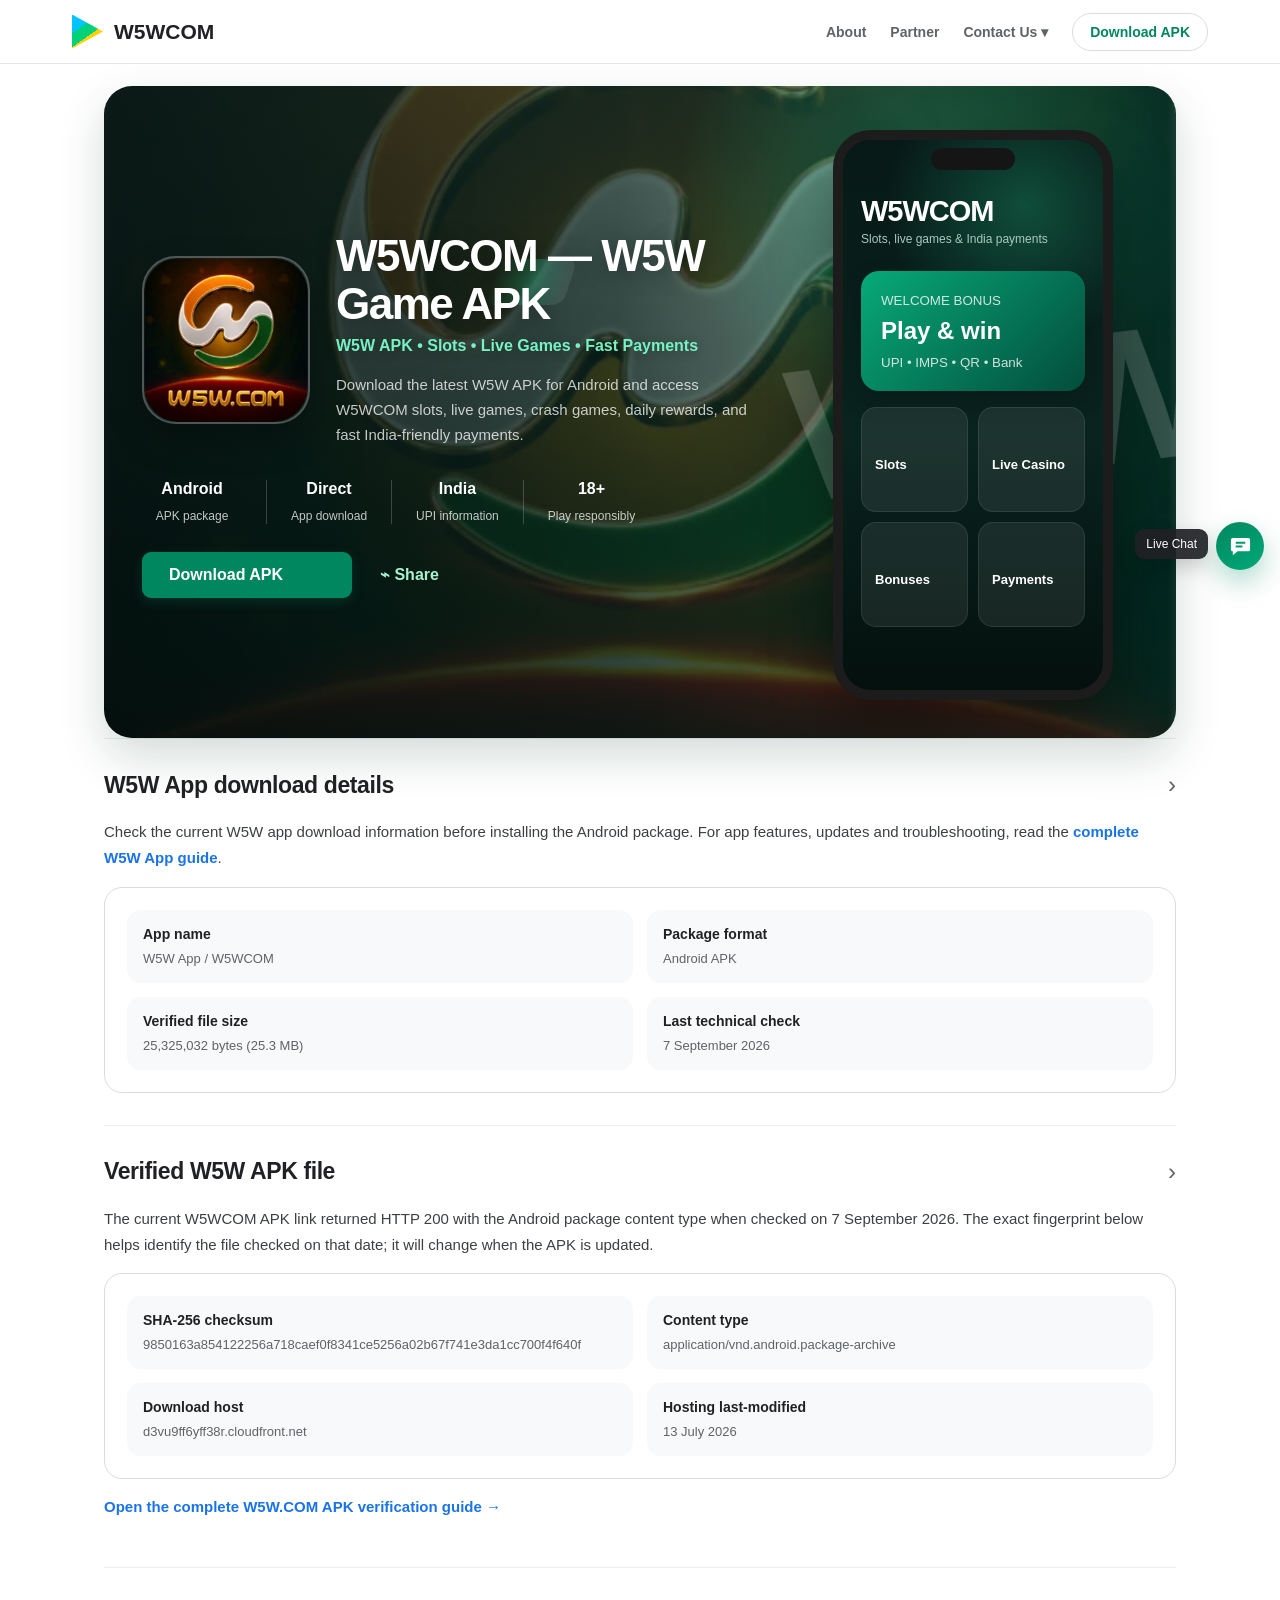
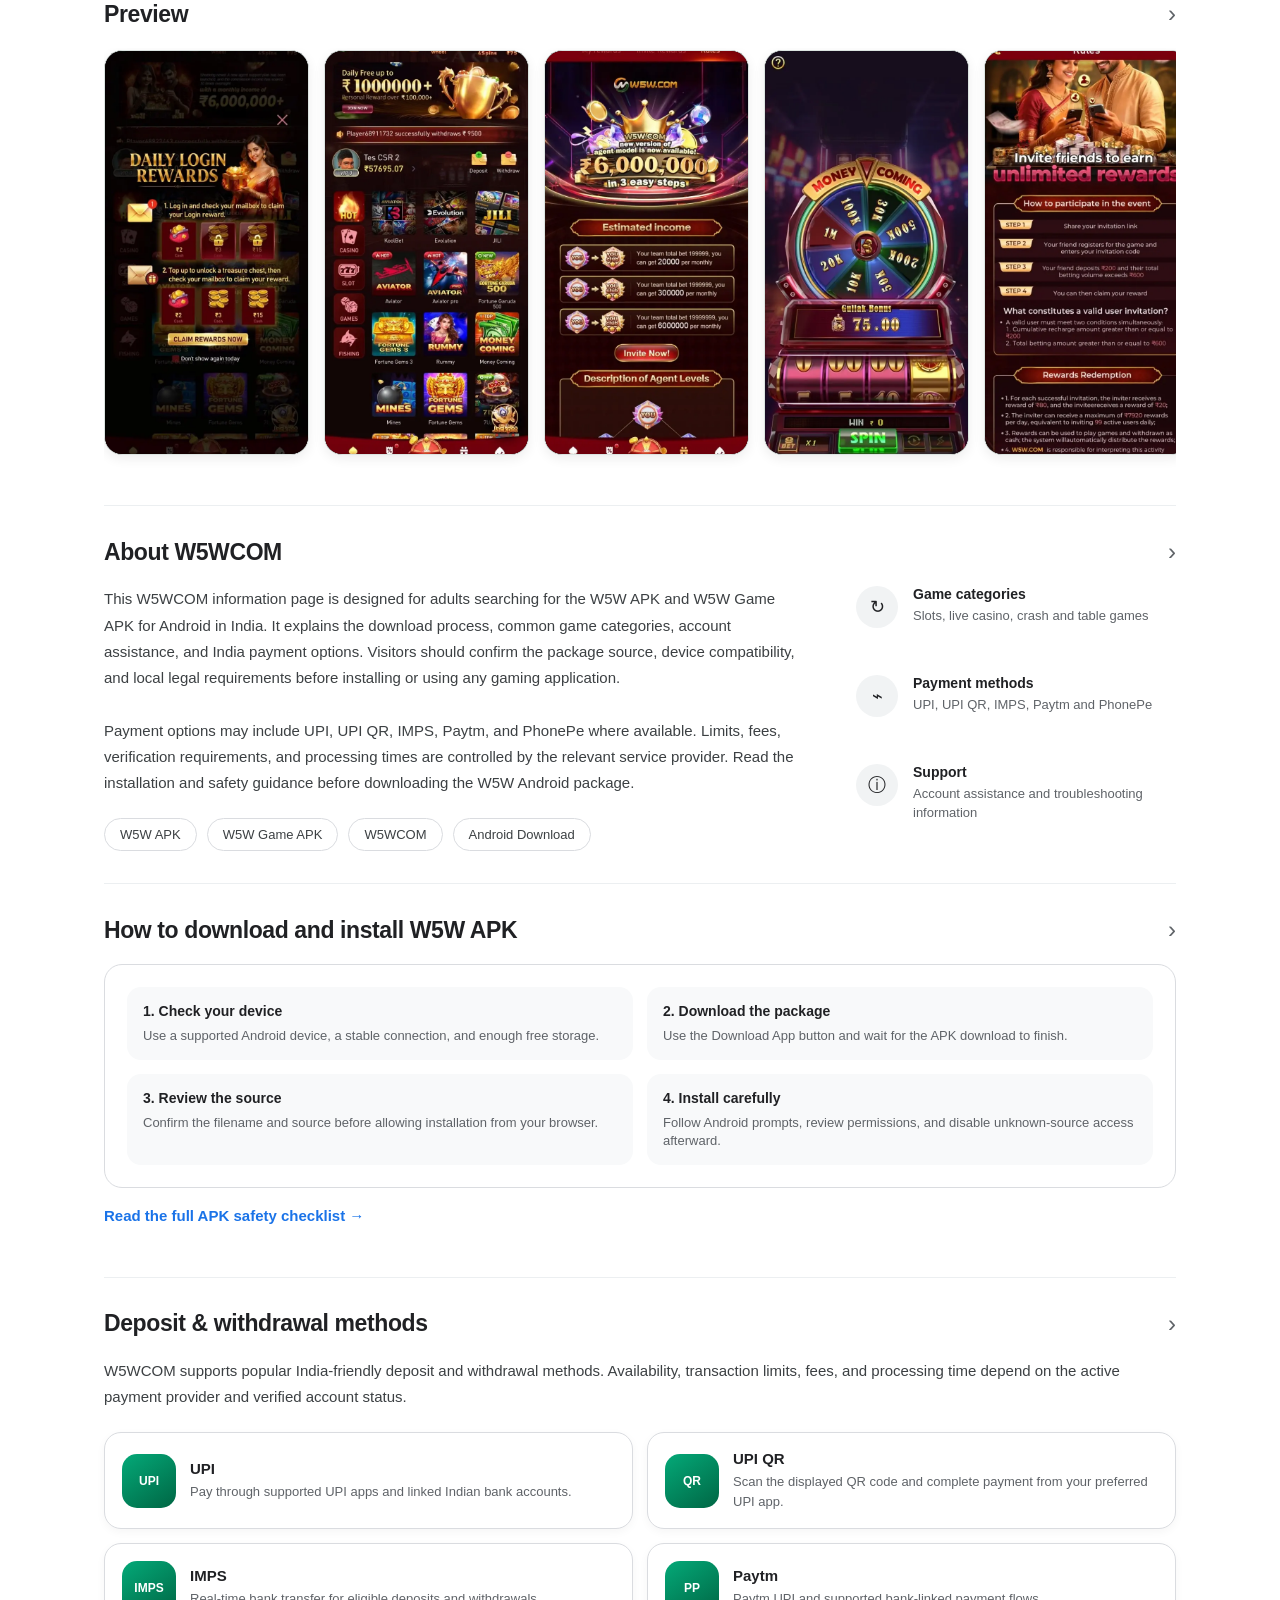
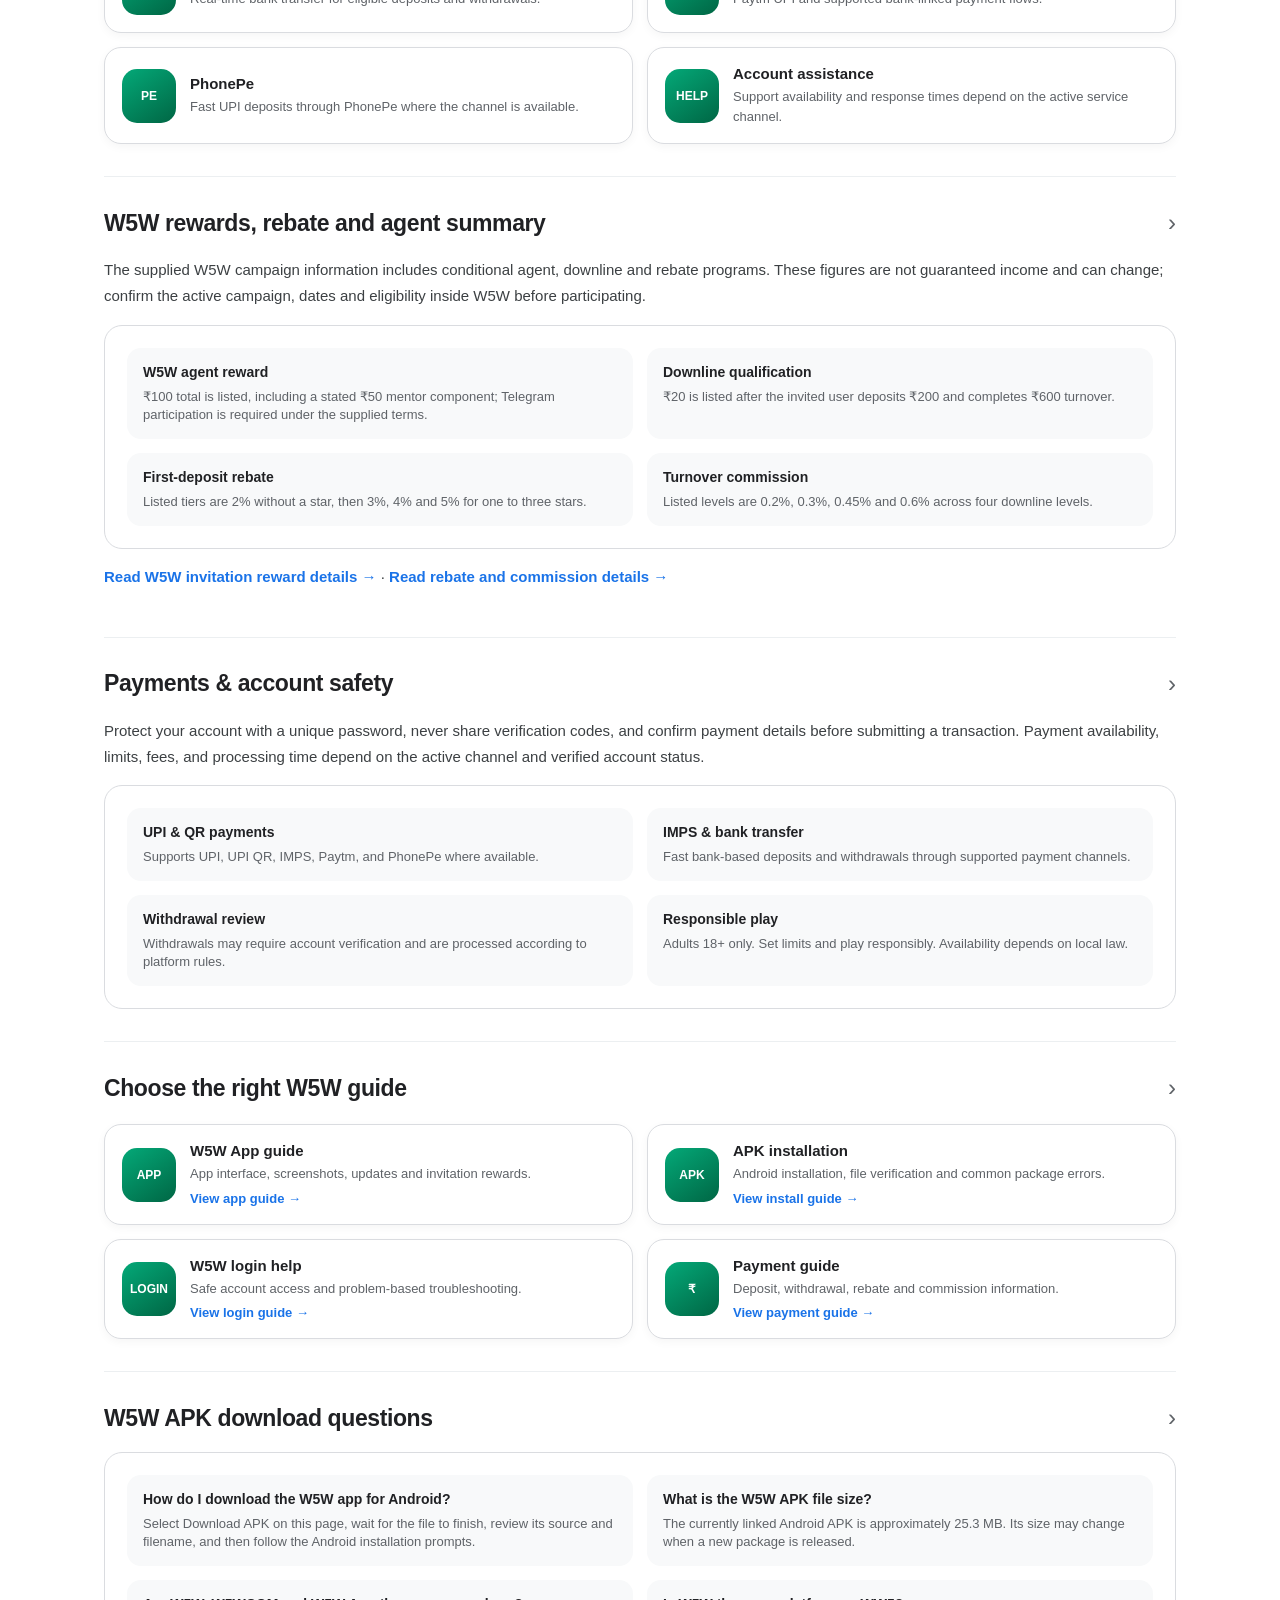
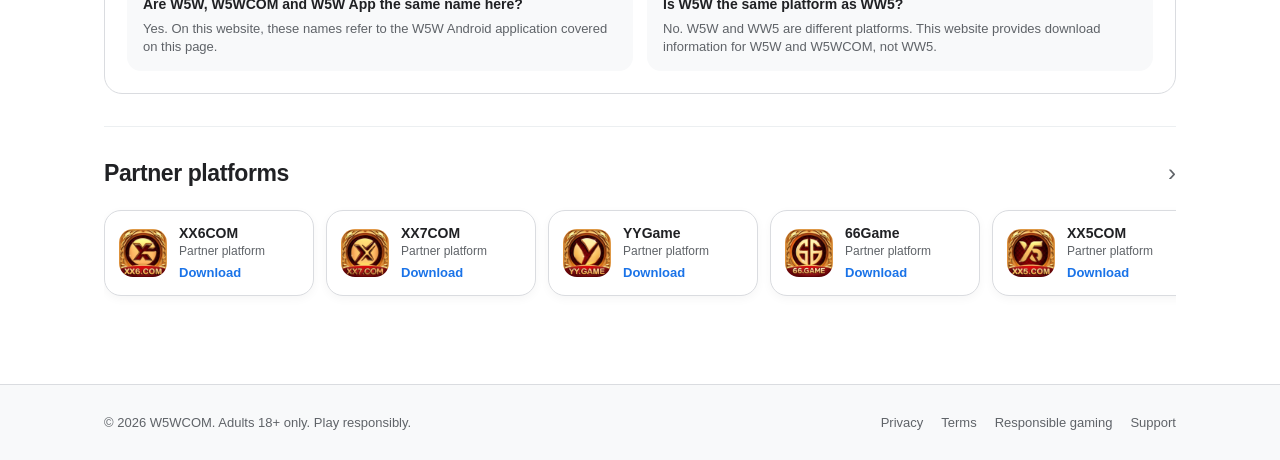
<file: index.html>
<!doctype html>
<html lang="en-IN">
<head>
  <meta charset="utf-8" />
  <meta name="viewport" content="width=device-width,initial-scale=1" />
  <meta name="theme-color" content="#ffffff" />
  <title>W5WCOM APK Download | W5W Game APK for Android India</title>
  <meta name="description" content="Download the latest W5W APK and W5W Game APK for Android. Explore W5WCOM slots, live games, UPI payments, UPI QR, IMPS, Paytm and PhonePe support in India." />
  <meta name="robots" content="index,follow,max-image-preview:large" />
  <link rel="canonical" href="https://w5wgames.com/" />
  <link rel="preload" as="image" href="/assets/hero-logo.webp?v=20260902" type="image/webp" fetchpriority="high" />

  <!-- Open Graph -->
  <meta property="og:type" content="website" />
  <meta property="og:title" content="W5WCOM — W5W Game APK Download for Android" />
  <meta property="og:description" content="Get the latest W5W APK download for Android with slots, live games and India-friendly payment methods." />
  <meta property="og:image" content="https://w5wgames.com/assets/og-w5w.webp?v=20260807-2" />
  <meta property="og:url" content="https://w5wgames.com/" />


  <!-- Site icons and PWA -->
  <link rel="manifest" href="/site.webmanifest" />
  <link rel="icon" href="/assets/favicon.ico" sizes="any" /><link rel="icon" type="image/png" sizes="48x48" href="/assets/favicon48x48.png">
  <link rel="icon" type="image/png" sizes="32x32" href="/assets/favicon-32x32.png" />
  <link rel="icon" type="image/png" sizes="16x16" href="/assets/favicon-16x16.png" />
  <link rel="apple-touch-icon" sizes="180x180" href="/assets/apple-touch-icon.png" />

  <!-- Twitter / X preview -->
  <meta name="twitter:card" content="summary_large_image" />
  <meta name="twitter:title" content="W5WCOM — W5W Game APK Download for Android" />
  <meta name="twitter:description" content="Download the latest W5W APK for Android with slots, live games and India-friendly payment methods." />
  <meta name="twitter:image" content="https://w5wgames.com/assets/og-w5w.webp?v=20260807-2" />

  <script type="application/ld+json">
{
  "@context": "https://schema.org",
  "@type": "SoftwareApplication",
  "name": "W5W Game APK",
  "alternateName": [
    "W5WCOM",
    "W5W",
    "W5W App"
  ],
  "applicationCategory": "GameApplication",
  "operatingSystem": "Android",
  "url": "https://w5wgames.com/",
  "inLanguage": "en-IN",
  "dateModified": "2026-09-07",
  "fileSize": "25325032 bytes",
  "downloadUrl": "https://d3vu9ff6yff38r.cloudfront.net/apk/W5W.ljuy.apk",
  "image": "https://w5wgames.com/assets/og-w5w.webp?v=20260807-2",
  "description": "W5W APK and W5W Game APK information for Android, including verified package details, installation guidance, game categories and India payment methods.",
  "additionalProperty": [
    {"@type":"PropertyValue","name":"SHA-256","value":"9850163a854122256a718caef0f8341ce5256a02b67f741e3da1cc700f4f640f"},
    {"@type":"PropertyValue","name":"Last verified","value":"2026-09-07"}
  ]
}
  </script>

  <script type="application/ld+json">
{
  "@context": "https://schema.org",
  "@type": "FAQPage",
  "mainEntity": [
    {
      "@type": "Question",
      "name": "How do I download the W5W app for Android?",
      "acceptedAnswer": {
        "@type": "Answer",
        "text": "Select Download APK on this page, wait for the W5W APK file to finish downloading, review the source and filename, and then follow the Android installation prompts."
      }
    },
    {
      "@type": "Question",
      "name": "What is the W5W APK file size?",
      "acceptedAnswer": {
        "@type": "Answer",
        "text": "The currently linked W5W Android APK is approximately 25.3 MB. The file size may change when a new package is released."
      }
    },
    {
      "@type": "Question",
      "name": "Are W5W, W5WCOM and W5W App the same name here?",
      "acceptedAnswer": {
        "@type": "Answer",
        "text": "Yes. On this website, W5W, W5WCOM and W5W App refer to the W5W Android application covered on this page."
      }
    },
    {
      "@type": "Question",
      "name": "Is W5W the same platform as WW5?",
      "acceptedAnswer": {
        "@type": "Answer",
        "text": "No. W5W and WW5 are different platforms. This website provides download information for W5W and W5WCOM, not WW5."
      }
    }
  ]
}
  </script>

  <style>
    :root{
      --bg:#ffffff;
      --surface:#f8f9fa;
      --surface-2:#f1f3f4;
      --text:#202124;
      --muted:#5f6368;
      --line:#dadce0;
      --green:#01875f;
      --green-hover:#056f50;
      --blue:#1a73e8;
      --shadow:0 10px 28px rgba(32,33,36,.10);
      --radius:20px;
    }

    *{box-sizing:border-box}
    html{scroll-behavior:smooth}
    body{
      margin:0;
      font-family:Arial,Helvetica,sans-serif;
      background:var(--bg);
      color:var(--text);
      -webkit-font-smoothing:antialiased;
    }

    a{text-decoration:none;color:inherit}
    img{max-width:100%;display:block}
    button,input{font:inherit}

    .topbar{
      position:sticky;
      top:0;
      z-index:30;
      height:64px;
      background:rgba(255,255,255,.94);
      backdrop-filter:blur(16px);
      border-bottom:1px solid rgba(218,220,224,.75);
    }

    .topbar-inner{
      max-width:1180px;
      height:100%;
      margin:auto;
      padding:0 22px;
      display:flex;
      align-items:center;
      justify-content:space-between;
      gap:18px;
    }

    .brand{
      display:flex;
      align-items:center;
      gap:11px;
      font-size:21px;
      font-weight:700;
    }

    .play-mark{
      width:31px;
      height:34px;
      position:relative;
      overflow:hidden;
      clip-path:polygon(0 0,100% 50%,0 100%);
      background:linear-gradient(145deg,#00c3ff 0 33%,#00d17a 33% 58%,#ffd200 58% 78%,#ff3d67 78%);
      filter:drop-shadow(0 2px 3px rgba(0,0,0,.12));
    }

    .nav{
      display:flex;
      align-items:center;
      gap:24px;
      color:var(--muted);
      font-size:14px;
      font-weight:600;
    }

    .nav a:hover{color:var(--text)}
    .header-btn{
      border:1px solid var(--line);
      background:#fff;
      color:var(--green);
      border-radius:999px;
      padding:10px 17px;
      font-weight:700;
      cursor:pointer;
    }

    .container{
      max-width:1120px;
      margin:auto;
      padding:0 24px;
    }

    .hero{
      display:grid;
      grid-template-columns:minmax(0,1fr) 330px;
      gap:48px;
      align-items:center;
      padding:64px 0 48px;
    }

    .app-head{
      display:flex;
      align-items:flex-start;
      gap:26px;
    }

    .app-icon{
      width:168px;
      height:168px;
      border-radius:34px;
      object-fit:cover;
      background:
        radial-gradient(circle at 30% 20%,rgba(255,255,255,.65),transparent 30%),
        linear-gradient(145deg,#04a978,#006644);
      box-shadow:var(--shadow);
      flex:0 0 auto;
      display:grid;
      place-items:center;
      color:#fff;
      font-size:56px;
      font-weight:900;
      letter-spacing:-4px;
    }

    .app-title{
      margin:0;
      font-size:44px;
      line-height:1.08;
      letter-spacing:-1.5px;
    }

    .developer{
      margin-top:10px;
      color:var(--green);
      font-size:16px;
      font-weight:700;
    }

    .short-desc{
      margin:18px 0 0;
      color:var(--muted);
      font-size:15px;
      line-height:1.65;
      max-width:650px;
    }

    .metrics{
      display:flex;
      align-items:stretch;
      gap:0;
      margin:32px 0 28px;
      overflow:auto;
    }

    .metric{
      min-width:125px;
      padding:0 24px;
      text-align:center;
      border-right:1px solid var(--line);
    }
    .metric:first-child{padding-left:0}
    .metric:last-child{border-right:0}
    .metric strong{
      display:block;
      font-size:16px;
      margin-bottom:8px;
    }
    .metric span{
      color:var(--muted);
      font-size:12px;
    }

    .actions{
      display:flex;
      align-items:center;
      gap:14px;
      flex-wrap:wrap;
    }

    .install-btn{
      min-width:210px;
      border:0;
      border-radius:9px;
      padding:14px 27px;
      color:#fff;
      background:var(--green);
      font-weight:700;
      cursor:pointer;
      box-shadow:0 4px 12px rgba(1,135,95,.23);
    }
    .install-btn:hover{background:var(--green-hover)}

    .share-btn{
      border:0;
      background:transparent;
      color:var(--green);
      padding:12px 14px;
      font-weight:700;
      cursor:pointer;
    }

    .phone-wrap{
      justify-self:center;
      position:relative;
    }

    .phone{
      width:280px;
      height:570px;
      border-radius:38px;
      border:10px solid #1c1c1c;
      background:#111;
      box-shadow:0 24px 55px rgba(0,0,0,.22);
      overflow:hidden;
      position:relative;
    }

    .phone::before{
      content:"";
      position:absolute;
      z-index:5;
      top:8px;
      left:50%;
      transform:translateX(-50%);
      width:84px;
      height:22px;
      border-radius:999px;
      background:#151515;
    }

    .screen{
      width:100%;
      height:100%;
      background:
        radial-gradient(circle at 70% 12%,rgba(45,255,183,.22),transparent 27%),
        linear-gradient(180deg,#071916,#09231e 54%,#04100e);
      padding:55px 18px 24px;
      color:#fff;
    }

    .screen-logo{
      font-size:29px;
      font-weight:900;
      letter-spacing:-1px;
    }
    .screen-note{font-size:12px;color:#a9c9be;margin-top:4px}
    .screen-banner{
      margin-top:25px;
      border-radius:18px;
      background:linear-gradient(135deg,#07aa79,#034d3b);
      padding:20px;
      box-shadow:0 10px 24px rgba(0,0,0,.18);
    }
    .screen-banner small{opacity:.8}
    .screen-banner h3{font-size:24px;margin:8px 0}
    .screen-grid{
      margin-top:16px;
      display:grid;
      grid-template-columns:1fr 1fr;
      gap:10px;
    }
    .screen-card{
      height:105px;
      border-radius:15px;
      background:rgba(255,255,255,.08);
      border:1px solid rgba(255,255,255,.09);
      padding:13px;
    }
    .screen-card b{display:block;margin-top:36px;font-size:13px}

    .section{
      padding:32px 0;
      border-top:1px solid #eceff1;
    }

    .section-title{
      display:flex;
      align-items:center;
      justify-content:space-between;
      gap:14px;
      margin-bottom:20px;
    }

    .section-title h2{
      margin:0;
      font-size:23px;
      letter-spacing:-.4px;
    }

    .arrow{
      font-size:24px;
      color:var(--muted);
    }

    .screenshots{
      display:flex;
      gap:15px;
      overflow:auto;
      padding:2px 2px 18px;
      scroll-snap-type:x mandatory;
    }

    .shot{
      flex:0 0 205px;
      height:405px;
      border-radius:18px;
      overflow:hidden;
      scroll-snap-align:start;
      background:#10231f;
      border:1px solid #dce4e1;
      box-shadow:0 4px 12px rgba(0,0,0,.07);
      padding:18px;
      color:#fff;
    }

    .shot:nth-child(2){background:linear-gradient(180deg,#112035,#0b1320)}
    .shot:nth-child(3){background:linear-gradient(180deg,#43170c,#170b07)}
    .shot:nth-child(4){background:linear-gradient(180deg,#242043,#0e0b1f)}
    .shot:nth-child(5){background:linear-gradient(180deg,#0a332d,#061512)}

    .shot-head{
      height:46px;
      border-radius:13px;
      background:rgba(255,255,255,.09);
      margin-bottom:14px;
    }
    .shot-hero{
      height:135px;
      border-radius:15px;
      background:linear-gradient(135deg,rgba(4,213,149,.9),rgba(0,80,61,.9));
      margin-bottom:12px;
    }
    .shot-line{
      height:12px;
      border-radius:999px;
      background:rgba(255,255,255,.13);
      margin:10px 0;
    }
    .shot-line.short{width:62%}
    .shot-list{
      display:grid;
      grid-template-columns:1fr 1fr;
      gap:9px;
      margin-top:14px;
    }
    .shot-tile{
      height:70px;
      border-radius:12px;
      background:rgba(255,255,255,.09);
    }

    .about-grid{
      display:grid;
      grid-template-columns:minmax(0,1fr) 320px;
      gap:60px;
    }

    .about-text{
      color:#3c4043;
      font-size:15px;
      line-height:1.75;
    }

    .tags{
      display:flex;
      gap:10px;
      flex-wrap:wrap;
      margin-top:22px;
    }

    .tag{
      border:1px solid var(--line);
      border-radius:999px;
      padding:8px 15px;
      font-size:13px;
      color:#3c4043;
    }

    .info-list{
      display:grid;
      gap:18px;
    }

    .info-item{
      display:flex;
      gap:15px;
      align-items:flex-start;
    }

    .info-icon{
      width:42px;
      height:42px;
      border-radius:50%;
      background:var(--surface-2);
      display:grid;
      place-items:center;
      font-size:18px;
      flex:0 0 auto;
    }

    .info-item b{display:block;font-size:14px;margin-bottom:4px}
    .info-item span{font-size:13px;color:var(--muted);line-height:1.4}


    .nav-link{border:0;background:transparent;color:inherit;font-weight:600;cursor:pointer;padding:8px 0}
    .nav-link:hover{color:var(--text)}
    .contact-menu{position:relative}
    .contact-dropdown{position:absolute;top:38px;right:0;min-width:160px;padding:8px;background:rgba(255,255,255,.96);backdrop-filter:blur(14px);border:1px solid rgba(218,220,224,.9);border-radius:14px;box-shadow:0 14px 34px rgba(32,33,36,.16);display:none;z-index:60}
    .contact-dropdown.show{display:block}
    .contact-dropdown a{display:block;padding:11px 12px;border-radius:10px;color:var(--text)}
    .contact-dropdown a:hover{background:var(--surface-2);color:var(--green)}
    .partner-grid{display:grid;grid-template-columns:repeat(4,minmax(0,1fr));gap:14px}
    .partner-card{display:flex;align-items:center;gap:12px;border:1px solid var(--line);border-radius:17px;padding:16px;background:#fff;box-shadow:0 3px 10px rgba(32,33,36,.04);transition:.18s ease}
    .partner-card:hover{transform:translateY(-2px);box-shadow:0 10px 24px rgba(32,33,36,.09)}
    .partner-logo{
      width:48px;
      height:48px;
      border-radius:14px;
      overflow:hidden;
      background:#fff;
      display:flex;
      align-items:center;
      justify-content:center;
      flex:0 0 auto;
    }
    .partner-logo img{
      width:100%;
      height:100%;
      object-fit:cover;
    }
    .partner-card b{display:block;font-size:14px;margin-bottom:3px}
    .partner-card span{display:block;font-size:12px;color:var(--muted)}
    .modal-overlay{position:fixed;inset:0;z-index:100;display:none;align-items:center;justify-content:center;padding:20px;background:rgba(10,18,24,.48);backdrop-filter:blur(7px)}
    .modal-overlay.show{display:flex}
    .about-modal{width:min(620px,100%);max-height:85vh;overflow:auto;background:rgba(255,255,255,.88);backdrop-filter:blur(22px);border:1px solid rgba(255,255,255,.65);border-radius:24px;padding:28px;box-shadow:0 30px 80px rgba(0,0,0,.24);position:relative}
    .about-modal h2{margin:0 42px 14px 0;font-size:27px}
    .about-modal p{margin:0;color:#3c4043;font-size:15px;line-height:1.8}
    .modal-close{position:absolute;right:18px;top:16px;width:36px;height:36px;border:0;border-radius:50%;background:rgba(32,33,36,.08);cursor:pointer;font-size:20px}
    .modal-tags{display:flex;gap:9px;flex-wrap:wrap;margin-top:20px}
    @media(max-width:760px){.partner-grid{grid-template-columns:repeat(2,minmax(0,1fr))}.contact-dropdown{right:-20px}.nav{gap:14px}}
    @media(max-width:480px){.partner-grid{grid-template-columns:1fr}.nav{gap:10px;font-size:13px}.header-btn{display:none}}


    .partner-card{position:relative}
    .partner-download{display:inline-block;margin-top:7px;color:#1a73e8;font-size:13px;font-weight:800;text-decoration:none}
    .partner-download:hover{text-decoration:underline}

    .livechat-float{
      position:fixed;right:16px;top:58%;z-index:95;width:48px;height:48px;border:0;border-radius:50%;
      display:grid;place-items:center;background:linear-gradient(145deg,#01875f,#00a978);color:#fff;
      box-shadow:0 12px 28px rgba(1,135,95,.32);cursor:grab;touch-action:none;user-select:none;
    }
    .livechat-float:active{cursor:grabbing}
    .livechat-float svg{width:23px;height:23px;fill:currentColor}
    .livechat-label{position:fixed;right:72px;top:calc(58% + 7px);z-index:94;background:rgba(32,33,36,.92);color:#fff;padding:8px 11px;border-radius:9px;font-size:12px;box-shadow:0 8px 20px rgba(0,0,0,.18);pointer-events:none;transition:opacity .2s}
    @media(max-width:620px){.livechat-label{display:none}.livechat-float{right:10px;width:44px;height:44px}}

    .payment-grid{display:grid;grid-template-columns:repeat(2,minmax(0,1fr));gap:14px;margin-top:22px}
    .payment-card{display:flex;gap:14px;align-items:center;border:1px solid var(--line);border-radius:17px;padding:17px;background:#fff;box-shadow:0 3px 10px rgba(32,33,36,.04)}
    .payment-logo{width:54px;height:54px;border-radius:15px;display:grid;place-items:center;flex:0 0 auto;background:linear-gradient(145deg,#04a978,#006644);color:#fff;font-size:12px;font-weight:900}
    .payment-card b{display:block;font-size:15px;margin-bottom:5px}
    .payment-card span{display:block;color:var(--muted);font-size:13px;line-height:1.5}

    .data-card{
      border:1px solid var(--line);
      border-radius:18px;
      padding:22px;
      display:grid;
      grid-template-columns:1fr 1fr;
      gap:14px;
      background:#fff;
    }

    .data-card div{
      background:var(--surface);
      padding:16px;
      border-radius:14px;
    }

    .data-card b{display:block;font-size:14px;margin-bottom:7px}
    .data-card span{font-size:13px;color:var(--muted)}

    footer{
      margin-top:40px;
      background:var(--surface);
      border-top:1px solid var(--line);
    }

    .footer-inner{
      max-width:1120px;
      margin:auto;
      padding:30px 24px;
      display:flex;
      justify-content:space-between;
      align-items:center;
      gap:20px;
      flex-wrap:wrap;
      font-size:13px;
      color:var(--muted);
    }

    .footer-links{
      display:flex;
      gap:18px;
      flex-wrap:wrap;
    }

    .toast{
      position:fixed;
      left:50%;
      bottom:24px;
      transform:translate(-50%,20px);
      background:#202124;
      color:#fff;
      padding:12px 17px;
      border-radius:9px;
      font-size:14px;
      opacity:0;
      pointer-events:none;
      transition:.22s ease;
      z-index:80;
    }
    .toast.show{opacity:1;transform:translate(-50%,0)}

    .nav-link{border:0;background:transparent;color:inherit;font-weight:600;cursor:pointer;padding:8px 0}
    .nav-link:hover{color:var(--text)}
    .contact-menu{position:relative}
    .contact-dropdown{position:absolute;top:38px;right:0;min-width:160px;padding:8px;background:rgba(255,255,255,.96);backdrop-filter:blur(14px);border:1px solid rgba(218,220,224,.9);border-radius:14px;box-shadow:0 14px 34px rgba(32,33,36,.16);display:none;z-index:60}
    .contact-dropdown.show{display:block}
    .contact-dropdown a{display:block;padding:11px 12px;border-radius:10px;color:var(--text)}
    .contact-dropdown a:hover{background:var(--surface-2);color:var(--green)}

    .partner-grid{display:grid;grid-template-columns:repeat(4,minmax(0,1fr));gap:14px}
    .partner-card{display:flex;align-items:center;gap:12px;border:1px solid var(--line);border-radius:17px;padding:16px;background:#fff;box-shadow:0 3px 10px rgba(32,33,36,.04);transition:.18s ease}
    .partner-card:hover{transform:translateY(-2px);box-shadow:0 10px 24px rgba(32,33,36,.09)}
    .partner-logo{
      width:48px;
      height:48px;
      border-radius:14px;
      overflow:hidden;
      background:#fff;
      display:flex;
      align-items:center;
      justify-content:center;
      flex:0 0 auto;
    }
    .partner-logo img{
      width:100%;
      height:100%;
      object-fit:cover;
    }
    .partner-card b{display:block;font-size:14px;margin-bottom:3px}
    .partner-card span{display:block;font-size:12px;color:var(--muted)}

    .modal-overlay{position:fixed;inset:0;z-index:100;display:none;align-items:center;justify-content:center;padding:20px;background:rgba(10,18,24,.48);backdrop-filter:blur(7px)}
    .modal-overlay.show{display:flex}
    .about-modal{width:min(620px,100%);max-height:85vh;overflow:auto;background:rgba(255,255,255,.88);backdrop-filter:blur(22px);border:1px solid rgba(255,255,255,.65);border-radius:24px;padding:28px;box-shadow:0 30px 80px rgba(0,0,0,.24);position:relative}
    .about-modal h2{margin:0 42px 14px 0;font-size:27px}
    .about-modal p{margin:0;color:#3c4043;font-size:15px;line-height:1.8}
    .modal-close{position:absolute;right:18px;top:16px;width:36px;height:36px;border:0;border-radius:50%;background:rgba(32,33,36,.08);cursor:pointer;font-size:20px}
    .modal-tags{display:flex;gap:9px;flex-wrap:wrap;margin-top:20px}

    .payment-grid{display:grid;grid-template-columns:repeat(2,minmax(0,1fr));gap:14px;margin-top:22px}
    .payment-card{display:flex;gap:14px;align-items:center;border:1px solid var(--line);border-radius:17px;padding:17px;background:#fff;box-shadow:0 3px 10px rgba(32,33,36,.04)}
    .payment-logo{width:54px;height:54px;border-radius:15px;display:grid;place-items:center;flex:0 0 auto;background:linear-gradient(145deg,#04a978,#006644);color:#fff;font-size:12px;font-weight:900}
    .payment-card b{display:block;font-size:15px;margin-bottom:5px}
    .payment-card span{display:block;color:var(--muted);font-size:13px;line-height:1.5}

    @media(max-width:860px){
      .hero{grid-template-columns:1fr;gap:38px;padding-top:40px}
      .phone-wrap{display:none}
      .about-grid{grid-template-columns:1fr;gap:35px}
      .partner-grid{grid-template-columns:repeat(2,minmax(0,1fr))}
    }

    @media(max-width:620px){
      .container{padding:0 17px}
      .topbar-inner{padding:0 17px}
      .brand{font-size:18px}
      .header-btn{padding:9px 13px}
      .hero{padding:30px 0 34px}
      .app-head{gap:17px}
      .app-icon{width:92px;height:92px;border-radius:23px;font-size:34px}
      .app-title{font-size:31px}
      .developer{font-size:14px}
      .short-desc{font-size:14px}
      .metrics{margin:26px 0 24px}
      .metric{min-width:106px;padding:0 15px}
      .install-btn{width:100%}
      .share-btn{width:100%}
      .section{padding:26px 0}
      .shot{flex-basis:170px;height:340px}
      .payment-grid{grid-template-columns:1fr}
      .data-card{grid-template-columns:1fr}
      .nav{gap:14px}
      .contact-dropdown{right:-20px}
    }

    @media(max-width:480px){
      .partner-grid{grid-template-columns:1fr}
      .nav{gap:10px;font-size:13px}
      .header-btn{display:none}
      .brand span:last-child{display:none}
      .about-modal{padding:23px;border-radius:20px}
    }
  
    /* ===== Locked update: horizontal partner slider ===== */
    .partner-grid{
      display:flex !important;
      grid-template-columns:none !important;
      gap:12px !important;
      overflow-x:auto !important;
      overflow-y:hidden !important;
      padding:3px 2px 16px !important;
      scroll-snap-type:x mandatory;
      overscroll-behavior-inline:contain;
      -webkit-overflow-scrolling:touch;
      scrollbar-width:thin;
      scrollbar-color:#b8c1c8 transparent;
    }

    .partner-grid::-webkit-scrollbar{height:5px}
    .partner-grid::-webkit-scrollbar-track{background:transparent}
    .partner-grid::-webkit-scrollbar-thumb{background:#c6cdd2;border-radius:999px}

    .partner-card{
      flex:0 0 210px !important;
      min-width:210px !important;
      scroll-snap-align:start;
      padding:14px !important;
    }

    .partner-card > div:last-child{min-width:0}
    .partner-card b,.partner-card span{white-space:nowrap;overflow:hidden;text-overflow:ellipsis}

    /* Small background area below header.
       Replace assets/header-small.webp with your own image. */
    .header-visual-space{
      position:relative;
      width:100%;
      height:150px;
      overflow:hidden;
      border-bottom:1px solid rgba(218,220,224,.8);
      background:
        linear-gradient(90deg,rgba(1,135,95,.78),rgba(4,73,58,.55)),
        url("/assets/hero-logo.webp?v=20260807-2") center/cover no-repeat;
    }

    .header-visual-space::after{
      content:"";
      position:absolute;
      inset:0;
      background:linear-gradient(180deg,rgba(255,255,255,.04),rgba(0,0,0,.10));
      pointer-events:none;
    }

    .header-visual-inner{
      position:relative;
      z-index:1;
      max-width:1120px;
      height:100%;
      margin:auto;
      padding:0 24px;
      display:flex;
      align-items:center;
    }

    .header-visual-copy{
      max-width:560px;
      color:#fff;
      text-shadow:0 2px 12px rgba(0,0,0,.24);
    }

    .header-visual-copy strong{
      display:block;
      font-size:24px;
      line-height:1.15;
      margin-bottom:7px;
    }

    .header-visual-copy span{
      font-size:13px;
      line-height:1.5;
      opacity:.92;
    }

    @media(max-width:760px){
      body{padding-bottom:76px}
      .topbar{height:58px}
      .topbar-inner{padding:0 14px !important}
      .brand{font-size:17px}
      .nav{gap:10px !important}
      .nav a{font-size:12px}
      .header-btn{padding:8px 11px;font-size:12px}
      .header-visual-space{height:104px}
      .header-visual-inner{padding:0 17px}
      .header-visual-copy strong{font-size:20px}
      .header-visual-copy span{font-size:12px}
      .hero{padding-top:24px !important}
      .app-head{align-items:center}
      .app-title{font-size:29px !important}
      .developer{line-height:1.35}
      .partner-card{
        flex-basis:176px !important;
        min-width:176px !important;
        padding:12px !important;
      }
      .partner-logo{
        width:42px !important;
        height:42px !important;
        border-radius:12px !important;
      }
      .partner-card span{font-size:11px !important}
      .partner-download{font-size:12px !important}
      .screenshots{gap:11px}
      .shot{flex-basis:158px !important;height:316px !important}
      .section-title h2{font-size:21px}
      .payment-card{padding:14px}
      .payment-logo{width:47px;height:47px}
      .live-chat-fab{right:12px !important}
    }

    @media(max-width:480px){
      .nav a{display:none !important}
      .header-btn{display:inline-flex !important}
      .header-visual-space{height:90px}
      .header-visual-copy strong{font-size:18px}
      .header-visual-copy span{
        display:block;
        max-width:290px;
        white-space:nowrap;
        overflow:hidden;
        text-overflow:ellipsis;
      }
      .container{padding-left:14px !important;padding-right:14px !important}
      .app-head{gap:13px !important}
      .app-icon{width:80px !important;height:80px !important}
      .app-title{font-size:27px !important}
      .short-desc{line-height:1.55}
      .metrics{
        width:calc(100vw - 28px);
        overflow-x:auto;
        padding-bottom:8px;
      }
      .metric{flex:0 0 104px}
      .partner-grid{
        width:calc(100vw - 28px);
        margin-right:-14px;
        padding-right:14px !important;
      }
      .partner-card{
        flex-basis:164px !important;
        min-width:164px !important;
      }
      .screenshots{
        width:calc(100vw - 28px);
        margin-right:-14px;
        padding-right:14px;
      }
      .actions{gap:8px}
      .install-btn,.share-btn{min-height:46px}
      .about-grid{gap:26px}
    }

  
    /* ===== Locked update V4: integrated hero background + mobile alignment ===== */

    .header-visual-space{display:none !important}

    .hero-feature{
      position:relative;
      isolation:isolate;
      overflow:hidden;
      margin-top:22px;
      padding:44px 38px 38px !important;
      border-radius:28px;
      background:
        linear-gradient(90deg,rgba(3,20,17,.93) 0%,rgba(3,35,29,.86) 48%,rgba(1,135,95,.42) 100%),
        url("/assets/hero-logo.webp?v=20260807-2") center/cover no-repeat;
      box-shadow:0 18px 46px rgba(10,55,44,.18);
    }

    .hero-feature::before{
      content:"W5W";
      position:absolute;
      right:-28px;
      top:50%;
      transform:translateY(-50%) rotate(-7deg);
      z-index:-1;
      font-size:190px;
      line-height:1;
      font-weight:900;
      letter-spacing:-16px;
      color:rgba(255,255,255,.075);
      text-shadow:0 0 1px rgba(255,255,255,.12);
      pointer-events:none;
      user-select:none;
    }

    .hero-feature::after{
      content:"";
      position:absolute;
      inset:0;
      z-index:-2;
      background:
        radial-gradient(circle at 77% 18%,rgba(46,255,185,.25),transparent 26%),
        linear-gradient(180deg,rgba(255,255,255,.03),rgba(0,0,0,.16));
      pointer-events:none;
    }

    .hero-feature .hero-content{
      position:relative;
      z-index:2;
      min-width:0;
    }

    .hero-feature .app-head{
      align-items:center;
    }

    .hero-feature .app-icon{
      border:2px solid rgba(255,255,255,.28);
      box-shadow:
        0 16px 34px rgba(0,0,0,.25),
        inset 0 0 0 1px rgba(255,255,255,.10);
    }

    .hero-feature .app-title{
      position:relative;
      display:inline;
      color:#fff;
      text-shadow:0 4px 22px rgba(0,0,0,.35);
      z-index:2;
    }

    /* Small transparent overlay that slightly passes over the title,
       making the background feel integrated with the heading. */
    .hero-feature .app-title::after{
      content:"";
      position:absolute;
      right:-20px;
      top:52%;
      width:78px;
      height:1.05em;
      transform:translateY(-50%) skewX(-18deg);
      background:linear-gradient(90deg,transparent,rgba(34,211,153,.30),rgba(255,255,255,.08));
      border-radius:10px;
      z-index:-1;
      pointer-events:none;
    }

    .hero-feature .developer{
      color:#77f2c4;
      text-shadow:0 2px 12px rgba(0,0,0,.25);
    }

    .hero-feature .short-desc,
    .hero-feature .metric span{
      color:rgba(255,255,255,.76);
    }

    .hero-feature .metric strong,
    .hero-feature .metric{
      color:#fff;
    }

    .hero-feature .metric{
      border-right-color:rgba(255,255,255,.20);
    }

    .hero-feature .share-btn{
      color:#a7f3d0;
    }

    .hero-feature .phone{
      box-shadow:0 25px 60px rgba(0,0,0,.40);
    }

    @media(max-width:860px){
      .hero-feature{
        margin-top:14px;
        padding:30px 22px 28px !important;
      }

      .hero-feature::before{
        right:-20px;
        top:34%;
        font-size:132px;
        letter-spacing:-12px;
      }
    }

    @media(max-width:620px){
      .hero-feature{
        margin:10px 0 0;
        padding:22px 16px 24px !important;
        border-radius:22px;
        background-position:center;
      }

      .hero-feature::before{
        right:-14px;
        top:27%;
        font-size:94px;
        letter-spacing:-9px;
        color:rgba(255,255,255,.08);
      }

      .hero-feature .app-head{
        display:grid !important;
        grid-template-columns:78px minmax(0,1fr);
        align-items:center !important;
        gap:14px !important;
      }

      .hero-feature .app-icon{
        width:78px !important;
        height:78px !important;
        min-width:78px;
        border-radius:21px !important;
        font-size:27px !important;
        letter-spacing:-2px;
      }

      .hero-feature .app-title{
        display:block;
        font-size:25px !important;
        line-height:1.12 !important;
        letter-spacing:-.7px !important;
        margin:0 !important;
        overflow-wrap:anywhere;
      }

      .hero-feature .app-title::after{
        right:-8px;
        width:58px;
        opacity:.85;
      }

      .hero-feature .developer{
        font-size:12px !important;
        margin-top:7px;
        line-height:1.35;
      }

      .hero-feature .short-desc{
        grid-column:1 / -1;
        margin-top:14px !important;
        font-size:13px !important;
        line-height:1.55;
      }

      .hero-feature .metrics{
        width:100% !important;
        margin:22px 0 18px !important;
        padding-bottom:7px;
      }

      .hero-feature .metric{
        min-width:98px !important;
        padding:0 12px !important;
      }

      .hero-feature .actions{
        width:100%;
      }

      .hero-feature .install-btn,
      .hero-feature .share-btn{
        width:100%;
      }
    }

    @media(max-width:380px){
      .hero-feature .app-head{
        grid-template-columns:68px minmax(0,1fr);
        gap:11px !important;
      }

      .hero-feature .app-icon{
        width:68px !important;
        height:68px !important;
        min-width:68px;
        font-size:23px !important;
      }

      .hero-feature .app-title{
        font-size:22px !important;
      }

      .hero-feature::before{
        font-size:78px;
      }
    }

  
    /* ===== Asset rendering fix ===== */
    .app-icon-image{
      display:block !important;
      width:168px !important;
      height:168px !important;
      min-width:168px !important;
      object-fit:cover !important;
      object-position:center !important;
      padding:0 !important;
      background:none !important;
      overflow:hidden !important;
    }

    .hero-feature{
      background-image:
        linear-gradient(90deg,rgba(3,20,17,.86) 0%,rgba(3,35,29,.76) 48%,rgba(1,135,95,.28) 100%),
        url("/assets/hero-logo.webp?v=20260807-2") !important;
      background-size:cover !important;
      background-position:center !important;
      background-repeat:no-repeat !important;
    }

    @media(max-width:620px){
      .hero-feature .app-icon-image{
        width:78px !important;
        height:78px !important;
        min-width:78px !important;
      }
    }

    @media(max-width:380px){
      .hero-feature .app-icon-image{
        width:68px !important;
        height:68px !important;
        min-width:68px !important;
      }
    }

    .shot{
  padding:0 !important;
  overflow:hidden;
  background:#111 !important;
}

.shot img{
  width:100%;
  height:100%;
  object-fit:cover;
  display:block;
}

  </style>
</head>

<body>
  <header class="topbar">
    <div class="topbar-inner">
      <a class="brand" href="/">
        <span class="play-mark" aria-hidden="true"></span>
        <span>W5WCOM</span>
      </a>

      <nav class="nav">
  <a class="nav-link" href="/about/">About</a>
  <a href="/partner/">Partner</a>

  <div class="contact-menu">
    <button class="nav-link" onclick="toggleContactMenu(event)">Contact Us ▾</button>
    <div class="contact-dropdown" id="contactDropdown">
      <a href="/support/">Support guide</a>
      <a href="https://w5w.onlinecustomerservicehotline.com" target="_blank" rel="nofollow noopener">Live chat</a>
    </div>
  </div>

  <a class="header-btn" href="https://d3vu9ff6yff38r.cloudfront.net/apk/W5W.ljuy.apk" rel="nofollow">Download APK</a>
</nav>
    </div>
  </header>

  <main class="container">
    <section class="hero hero-feature">
      <div class="hero-content">
        <div class="app-head">
          <img class="app-icon app-icon-image"
               src="/assets/w5wcom-icon.webp?v=20260807-2"
               alt="W5WCOM app icon"
               width="168"
               height="168"
               decoding="async"
               fetchpriority="high">

          <div>
            <h1 class="app-title">W5WCOM — W5W Game APK</h1>
            <div class="developer">W5W APK • Slots • Live Games • Fast Payments</div>
            <p class="short-desc">
              Download the latest W5W APK for Android and access W5WCOM slots, live games, crash games, daily rewards, and fast India-friendly payments.
            </p>
          </div>
        </div>

        <div class="metrics" aria-label="App information">
          <div class="metric">
            <strong>Android</strong>
            <span>APK package</span>
          </div>
          <div class="metric">
            <strong>Direct</strong>
            <span>App download</span>
          </div>
          <div class="metric">
            <strong>India</strong>
            <span>UPI information</span>
          </div>
          <div class="metric">
            <strong>18+</strong>
            <span>Play responsibly</span>
          </div>
        </div>

        <div class="actions">
          <a class="install-btn" href="https://d3vu9ff6yff38r.cloudfront.net/apk/W5W.ljuy.apk" rel="nofollow">Download APK</a>
          <button class="share-btn" onclick="sharePage()">⌁ Share</button>
        </div>
      </div>

      <div class="phone-wrap" aria-hidden="true">
        <div class="phone">
          <div class="screen">
            <div class="screen-logo">W5WCOM</div>
            <div class="screen-note">Slots, live games & India payments</div>

            <div class="screen-banner">
              <small>WELCOME BONUS</small>
              <h3>Play & win</h3>
              <small>UPI • IMPS • QR • Bank</small>
            </div>

            <div class="screen-grid">
              <div class="screen-card"><b>Slots</b></div>
              <div class="screen-card"><b>Live Casino</b></div>
              <div class="screen-card"><b>Bonuses</b></div>
              <div class="screen-card"><b>Payments</b></div>
            </div>
          </div>
        </div>
      </div>
    </section>

    <section class="section" id="download-details">
      <div class="section-title">
        <h2>W5W App download details</h2>
        <span class="arrow">›</span>
      </div>
      <p class="about-text">Check the current W5W app download information before installing the Android package. For app features, updates and troubleshooting, read the <a href="/w5w-app/" style="color:var(--blue);font-weight:700">complete W5W App guide</a>.</p>
      <div class="data-card">
        <div><b>App name</b><span>W5W App / W5WCOM</span></div>
        <div><b>Package format</b><span>Android APK</span></div>
        <div><b>Verified file size</b><span>25,325,032 bytes (25.3 MB)</span></div>
        <div><b>Last technical check</b><span>7 September 2026</span></div>
      </div>
    </section>

    <section class="section" id="apk-verification">
      <div class="section-title"><h2>Verified W5W APK file</h2><span class="arrow">›</span></div>
      <p class="about-text">The current W5WCOM APK link returned HTTP 200 with the Android package content type when checked on 7 September 2026. The exact fingerprint below helps identify the file checked on that date; it will change when the APK is updated.</p>
      <div class="data-card">
        <div><b>SHA-256 checksum</b><span style="overflow-wrap:anywhere">9850163a854122256a718caef0f8341ce5256a02b67f741e3da1cc700f4f640f</span></div>
        <div><b>Content type</b><span style="overflow-wrap:anywhere">application/vnd.android.package-archive</span></div>
        <div><b>Download host</b><span style="overflow-wrap:anywhere">d3vu9ff6yff38r.cloudfront.net</span></div>
        <div><b>Hosting last-modified</b><span>13 July 2026</span></div>
      </div>
      <p class="about-text"><a href="/w5w-com-apk/" style="color:var(--blue);font-weight:700">Open the complete W5W.COM APK verification guide →</a></p>
    </section>


    <section class="section" id="screenshots">
  <div class="section-title">
    <h2>Preview</h2>
    <span class="arrow">›</span>
  </div>

  <div class="screenshots">

    <article class="shot">
      <img 
        src="/assets/w5w-screenshot-1.webp?v=20260808"
        alt="W5W App Screenshot 1"
        loading="lazy" width="576" height="1280">
    </article>

    <article class="shot">
      <img 
        src="/assets/w5w-screenshot-2.webp?v=20260808"
        alt="W5W App Screenshot 2"
        loading="lazy" width="576" height="1280">
    </article>

    <article class="shot">
      <img 
        src="/assets/w5w-screenshot-3.webp?v=20260808"
        alt="W5W App Screenshot 3"
        loading="lazy" width="576" height="1280">
    </article>

    <article class="shot">
      <img 
        src="/assets/w5w-screenshot-4.webp?v=20260808"
        alt="W5W App Screenshot 4"
        loading="lazy" width="576" height="1280">
    </article>

    <article class="shot">
      <img 
        src="/assets/w5w-screenshot-5.webp?v=20260808"
        alt="W5W App Screenshot 5"
        loading="lazy" width="576" height="1280">
    </article>

  </div>
</section>

    <section class="section" id="about">
      <div class="section-title">
        <h2>About W5WCOM</h2>
        <span class="arrow">›</span>
      </div>

      <div class="about-grid">
        <div>
          <div class="about-text">
            This W5WCOM information page is designed for adults searching for the W5W APK and W5W Game APK for Android in India. It explains the download process, common game categories, account assistance, and India payment options. Visitors should confirm the package source, device compatibility, and local legal requirements before installing or using any gaming application.
            <br><br>
            Payment options may include UPI, UPI QR, IMPS, Paytm, and PhonePe where available. Limits, fees, verification requirements, and processing times are controlled by the relevant service provider. Read the installation and safety guidance before downloading the W5W Android package.
          </div>

          <div class="tags">
            <span class="tag">W5W APK</span>
            <span class="tag">W5W Game APK</span>
            <span class="tag">W5WCOM</span>
            <span class="tag">Android Download</span>
          </div>
        </div>

        <div class="info-list">
          <div class="info-item"><div class="info-icon">↻</div><div><b>Game categories</b><span>Slots, live casino, crash and table games</span></div></div>
          <div class="info-item"><div class="info-icon">⌁</div><div><b>Payment methods</b><span>UPI, UPI QR, IMPS, Paytm and PhonePe</span></div></div>
          <div class="info-item"><div class="info-icon">ⓘ</div><div><b>Support</b><span>Account assistance and troubleshooting information</span></div></div>
        </div>
      </div>
    </section>

    <section class="section" id="install-guide">
      <div class="section-title"><h2>How to download and install W5W APK</h2><span class="arrow">›</span></div>
      <div class="data-card">
        <div><b>1. Check your device</b><span>Use a supported Android device, a stable connection, and enough free storage.</span></div>
        <div><b>2. Download the package</b><span>Use the Download App button and wait for the APK download to finish.</span></div>
        <div><b>3. Review the source</b><span>Confirm the filename and source before allowing installation from your browser.</span></div>
        <div><b>4. Install carefully</b><span>Follow Android prompts, review permissions, and disable unknown-source access afterward.</span></div>
      </div>
      <p class="about-text"><a href="/apk-safety/" style="color:var(--blue);font-weight:700">Read the full APK safety checklist →</a></p>
    </section>


    <section class="section" id="payments">
      <div class="section-title"><h2>Deposit & withdrawal methods</h2><span class="arrow">›</span></div>
      <p class="about-text">W5WCOM supports popular India-friendly deposit and withdrawal methods. Availability, transaction limits, fees, and processing time depend on the active payment provider and verified account status.</p>
      <div class="payment-grid">
        <article class="payment-card"><div class="payment-logo">UPI</div><div><b>UPI</b><span>Pay through supported UPI apps and linked Indian bank accounts.</span></div></article>
        <article class="payment-card"><div class="payment-logo">QR</div><div><b>UPI QR</b><span>Scan the displayed QR code and complete payment from your preferred UPI app.</span></div></article>
        <article class="payment-card"><div class="payment-logo">IMPS</div><div><b>IMPS</b><span>Real-time bank transfer for eligible deposits and withdrawals.</span></div></article>
        <article class="payment-card"><div class="payment-logo">PP</div><div><b>Paytm</b><span>Paytm UPI and supported bank-linked payment flows.</span></div></article>
        <article class="payment-card"><div class="payment-logo">PE</div><div><b>PhonePe</b><span>Fast UPI deposits through PhonePe where the channel is available.</span></div></article>
        <article class="payment-card"><div class="payment-logo">HELP</div><div><b>Account assistance</b><span>Support availability and response times depend on the active service channel.</span></div></article>
      </div>
    </section>

    <section class="section" id="rewards">
      <div class="section-title"><h2>W5W rewards, rebate and agent summary</h2><span class="arrow">›</span></div>
      <p class="about-text">The supplied W5W campaign information includes conditional agent, downline and rebate programs. These figures are not guaranteed income and can change; confirm the active campaign, dates and eligibility inside W5W before participating.</p>
      <div class="data-card">
        <div><b>W5W agent reward</b><span>₹100 total is listed, including a stated ₹50 mentor component; Telegram participation is required under the supplied terms.</span></div>
        <div><b>Downline qualification</b><span>₹20 is listed after the invited user deposits ₹200 and completes ₹600 turnover.</span></div>
        <div><b>First-deposit rebate</b><span>Listed tiers are 2% without a star, then 3%, 4% and 5% for one to three stars.</span></div>
        <div><b>Turnover commission</b><span>Listed levels are 0.2%, 0.3%, 0.45% and 0.6% across four downline levels.</span></div>
      </div>
      <p class="about-text"><a href="/w5w-app/" style="color:var(--blue);font-weight:700">Read W5W invitation reward details →</a> · <a href="/w5w-payment-guide/" style="color:var(--blue);font-weight:700">Read rebate and commission details →</a></p>
    </section>

    <section class="section" id="privacy">
      <div class="section-title">
        <h2>Payments & account safety</h2>
        <span class="arrow">›</span>
      </div>

      <p class="about-text">
        Protect your account with a unique password, never share verification codes, and confirm payment details before submitting a transaction. Payment availability, limits, fees, and processing time depend on the active channel and verified account status.
      </p>

      <div class="data-card">
        <div>
          <b>UPI & QR payments</b>
          <span>Supports UPI, UPI QR, IMPS, Paytm, and PhonePe where available.</span>
        </div>
        <div>
          <b>IMPS & bank transfer</b>
          <span>Fast bank-based deposits and withdrawals through supported payment channels.</span>
        </div>
        <div>
          <b>Withdrawal review</b>
          <span>Withdrawals may require account verification and are processed according to platform rules.</span>
        </div>
        <div>
          <b>Responsible play</b>
          <span>Adults 18+ only. Set limits and play responsibly. Availability depends on local law.</span>
        </div>
      </div>
    </section>

    <section class="section" id="help-guides">
      <div class="section-title"><h2>Choose the right W5W guide</h2><span class="arrow">›</span></div>
      <div class="payment-grid">
        <article class="payment-card"><div class="payment-logo">APP</div><div><b>W5W App guide</b><span>App interface, screenshots, updates and invitation rewards.</span><a href="/w5w-app/" class="partner-download">View app guide →</a></div></article>
        <article class="payment-card"><div class="payment-logo">APK</div><div><b>APK installation</b><span>Android installation, file verification and common package errors.</span><a href="/w5w-apk-install/" class="partner-download">View install guide →</a></div></article>
        <article class="payment-card"><div class="payment-logo">LOGIN</div><div><b>W5W login help</b><span>Safe account access and problem-based troubleshooting.</span><a href="/w5w-login/" class="partner-download">View login guide →</a></div></article>
        <article class="payment-card"><div class="payment-logo">₹</div><div><b>Payment guide</b><span>Deposit, withdrawal, rebate and commission information.</span><a href="/w5w-payment-guide/" class="partner-download">View payment guide →</a></div></article>
      </div>
    </section>

    <section class="section" id="faq">
      <div class="section-title">
        <h2>W5W APK download questions</h2>
        <span class="arrow">›</span>
      </div>
      <div class="data-card">
        <div>
          <b>How do I download the W5W app for Android?</b>
          <span>Select Download APK on this page, wait for the file to finish, review its source and filename, and then follow the Android installation prompts.</span>
        </div>
        <div>
          <b>What is the W5W APK file size?</b>
          <span>The currently linked Android APK is approximately 25.3 MB. Its size may change when a new package is released.</span>
        </div>
        <div>
          <b>Are W5W, W5WCOM and W5W App the same name here?</b>
          <span>Yes. On this website, these names refer to the W5W Android application covered on this page.</span>
        </div>
        <div>
          <b>Is W5W the same platform as WW5?</b>
          <span>No. W5W and WW5 are different platforms. This website provides download information for W5W and W5WCOM, not WW5.</span>
        </div>
      </div>
    </section>

    <section class="section" id="partners">
      <div class="section-title">
        <h2>Partner platforms</h2>
        <span class="arrow">›</span>
      </div>
      <div class="partner-grid">
        <article class="partner-card" aria-label="XX6COM partner platform">
          <div class="partner-logo"><img src="/assets/xx6-logo.webp?v=20260808" alt="XX6COM logo" width="56" height="56" loading="lazy"></div><div><b>XX6COM</b><span>Partner platform</span><a class="partner-download" href="https://d30vlgvvl0fj64.cloudfront.net/apk/XX6.8dobr.apk" rel="nofollow" data-platform="xx6com">Download</a></div>
        </article>
        <article class="partner-card" aria-label="XX7COM partner platform">
          <div class="partner-logo"><img src="/assets/xx7-logo.webp?v=20260808" alt="XX7COM logo" width="56" height="56" loading="lazy"></div><div><b>XX7COM</b><span>Partner platform</span><a class="partner-download" href="https://d2jhwu6bwze8ki.cloudfront.net/apk/XX7.8xrlq.apk" rel="nofollow" data-platform="xx7com">Download</a></div>
        </article>
        <article class="partner-card" aria-label="YYGame partner platform">
          <div class="partner-logo"><img src="/assets/yygame-logo.webp?v=20260808" alt="YYGame logo" width="56" height="56" loading="lazy"></div><div><b>YYGame</b><span>Partner platform</span><a class="partner-download" href="https://dclaa7imbttae.cloudfront.net/apk/yy.tpnja.apk" rel="nofollow" data-platform="yygame">Download</a></div>
        </article>
        <article class="partner-card" aria-label="66Game partner platform">
          <div class="partner-logo"><img src="/assets/66game-logo.webp?v=20260808" alt="66Game logo" width="56" height="56" loading="lazy"></div><div><b>66Game</b><span>Partner platform</span><a class="partner-download" href="https://dvnm6cw04vasl.cloudfront.net/apk/66game.1qbxp.apk" rel="nofollow" data-platform="66game">Download</a></div>
        </article>
        <article class="partner-card" aria-label="XX5COM partner platform">
          <div class="partner-logo"><img src="/assets/xx5-logo.webp?v=20260808" alt="XX5COM logo" width="56" height="56" loading="lazy"></div><div><b>XX5COM</b><span>Partner platform</span><a class="partner-download" href="https://d1811ku0vicgoo.cloudfront.net/apk/XX5.7amav.apk" rel="nofollow" data-platform="xx5com">Download</a></div>
        </article>
        <article class="partner-card" aria-label="YY9COM partner platform">
          <div class="partner-logo"><img src="/assets/yy9-logo.webp?v=20260808" alt="YY9COM logo" width="56" height="56" loading="lazy"></div><div><b>YY9COM</b><span>Partner platform</span><a class="partner-download" href="https://d2rfqhp7azz49k.cloudfront.net/apk/YY9.7onms.apk" rel="nofollow" data-platform="yy9com">Download</a></div>
        </article>
        <article class="partner-card" aria-label="PE7COM partner platform">
          <div class="partner-logo"><img src="/assets/pe7-logo.webp?v=20260808" alt="PE7COM logo" width="56" height="56" loading="lazy"></div><div><b>PE7COM</b><span>Partner platform</span><a class="partner-download" href="https://d2mlqx3kx3d7al.cloudfront.net/apk/PE7.tpcs.apk" rel="nofollow" data-platform="pe7com">Download</a></div>
        </article>
      </div>
    </section>
  </main>

  <footer>
    <div class="footer-inner">
      <div>© 2026 W5WCOM. Adults 18+ only. Play responsibly.</div>
      <div class="footer-links">
        <a href="/privacy/">Privacy</a>
        <a href="/terms/">Terms</a>
        <a href="/responsible-gaming/">Responsible gaming</a>
        <a href="/support/">Support</a>
      </div>
    </div>
  </footer>


  <div class="modal-overlay" id="aboutModal" onclick="closeAboutModal(event)">
    <div class="about-modal" role="dialog" aria-modal="true" aria-labelledby="aboutModalTitle">
      <button class="modal-close" onclick="closeAboutModal()" aria-label="Close">×</button>
      <h2 id="aboutModalTitle">W5WCOM overview</h2>
      <p>
        W5WCOM, also known as W5W, is presented here for adults looking for Android download and installation information in India. Review the package source, permissions, payment terms, responsible-gaming guidance, and applicable local law before use.
      </p>
      <div class="modal-tags">
        <span class="tag">W5W APK</span><span class="tag">W5W Game APK</span><span class="tag">W5WCOM</span><span class="tag">India</span>
      </div>
    </div>
  </div>


    <div class="livechat-label">Live Chat</div>

<a
    class="livechat-float"
    href="https://w5w.onlinecustomerservicehotline.com"
    target="_blank"
    rel="noopener nofollow"
    aria-label="Live Chat"
    title="Live Chat">

    <svg viewBox="0 0 24 24" aria-hidden="true">
        <path d="M4 3h16a2 2 0 0 1 2 2v10a2 2 0 0 1-2 2H9l-5 4v-4a2 2 0 0 1-2-2V5a2 2 0 0 1 2-2Zm3 6h10V7H7v2Zm0 4h7v-2H7v2Z"/>
    </svg>

</a>

  <div class="toast" id="toast">Link copied</div>

  <script>
    function openAboutModal(){
      document.getElementById("aboutModal").classList.add("show");
      document.body.style.overflow = "hidden";
    }

    function closeAboutModal(event){
      if(event && event.target !== event.currentTarget) return;
      document.getElementById("aboutModal").classList.remove("show");
      document.body.style.overflow = "";
    }

    function toggleContactMenu(event){
      event.stopPropagation();
      document.getElementById("contactDropdown").classList.toggle("show");
    }

    document.addEventListener("click", function(){
      const menu = document.getElementById("contactDropdown");
      if(menu) menu.classList.remove("show");
    });

    document.addEventListener("keydown", function(event){
      if(event.key === "Escape"){
        document.getElementById("aboutModal").classList.remove("show");
        document.body.style.overflow = "";
        const menu = document.getElementById("contactDropdown");
        if(menu) menu.classList.remove("show");
      }
    });

    async function sharePage(){
      const data = {
        title: document.title,
        text: "Download W5W Game APK for Android and access W5WCOM slots with UPI, UPI QR, IMPS, Paytm and PhonePe payments.",
        url: window.location.href
      };

      try{
        if(navigator.share){
          await navigator.share(data);
          return;
        }

        await navigator.clipboard.writeText(window.location.href);
        showToast("Link copied");
      }catch(error){
        if(error && error.name !== "AbortError"){
          showToast("Unable to share");
        }
      }
    }

    function showToast(message){
      const toast = document.getElementById("toast");
      toast.textContent = message;
      toast.classList.add("show");
      clearTimeout(window.__toastTimer);
      window.__toastTimer = setTimeout(() => toast.classList.remove("show"), 1800);
    }


    // Replace each placeholder with the real direct-download URL.

    (function initDraggableLiveChat(){
      const button = document.getElementById("livechatFloat");
      const label = document.getElementById("livechatLabel");
      if(!button) return;

      let dragging = false;
      let moved = false;
      let offsetX = 0;
      let offsetY = 0;

      button.addEventListener("pointerdown", function(event){
        dragging = true;
        moved = false;
        const rect = button.getBoundingClientRect();
        offsetX = event.clientX - rect.left;
        offsetY = event.clientY - rect.top;
        button.setPointerCapture(event.pointerId);
      });

      button.addEventListener("pointermove", function(event){
        if(!dragging) return;
        moved = true;
        const maxX = window.innerWidth - button.offsetWidth - 6;
        const maxY = window.innerHeight - button.offsetHeight - 6;
        const x = Math.max(6, Math.min(maxX, event.clientX - offsetX));
        const y = Math.max(6, Math.min(maxY, event.clientY - offsetY));
        button.style.left = x + "px";
        button.style.top = y + "px";
        button.style.right = "auto";
        if(label){
          label.style.opacity = "0";
        }
      });

      button.addEventListener("pointerup", function(){
        dragging = false;
        setTimeout(function(){ moved = false; }, 0);
      });

      button.addEventListener("click", function(event){
        if(moved){ event.preventDefault(); return; }
        toggleContactMenu();
      });
    })();

  </script>
</body>
</html>
</file>
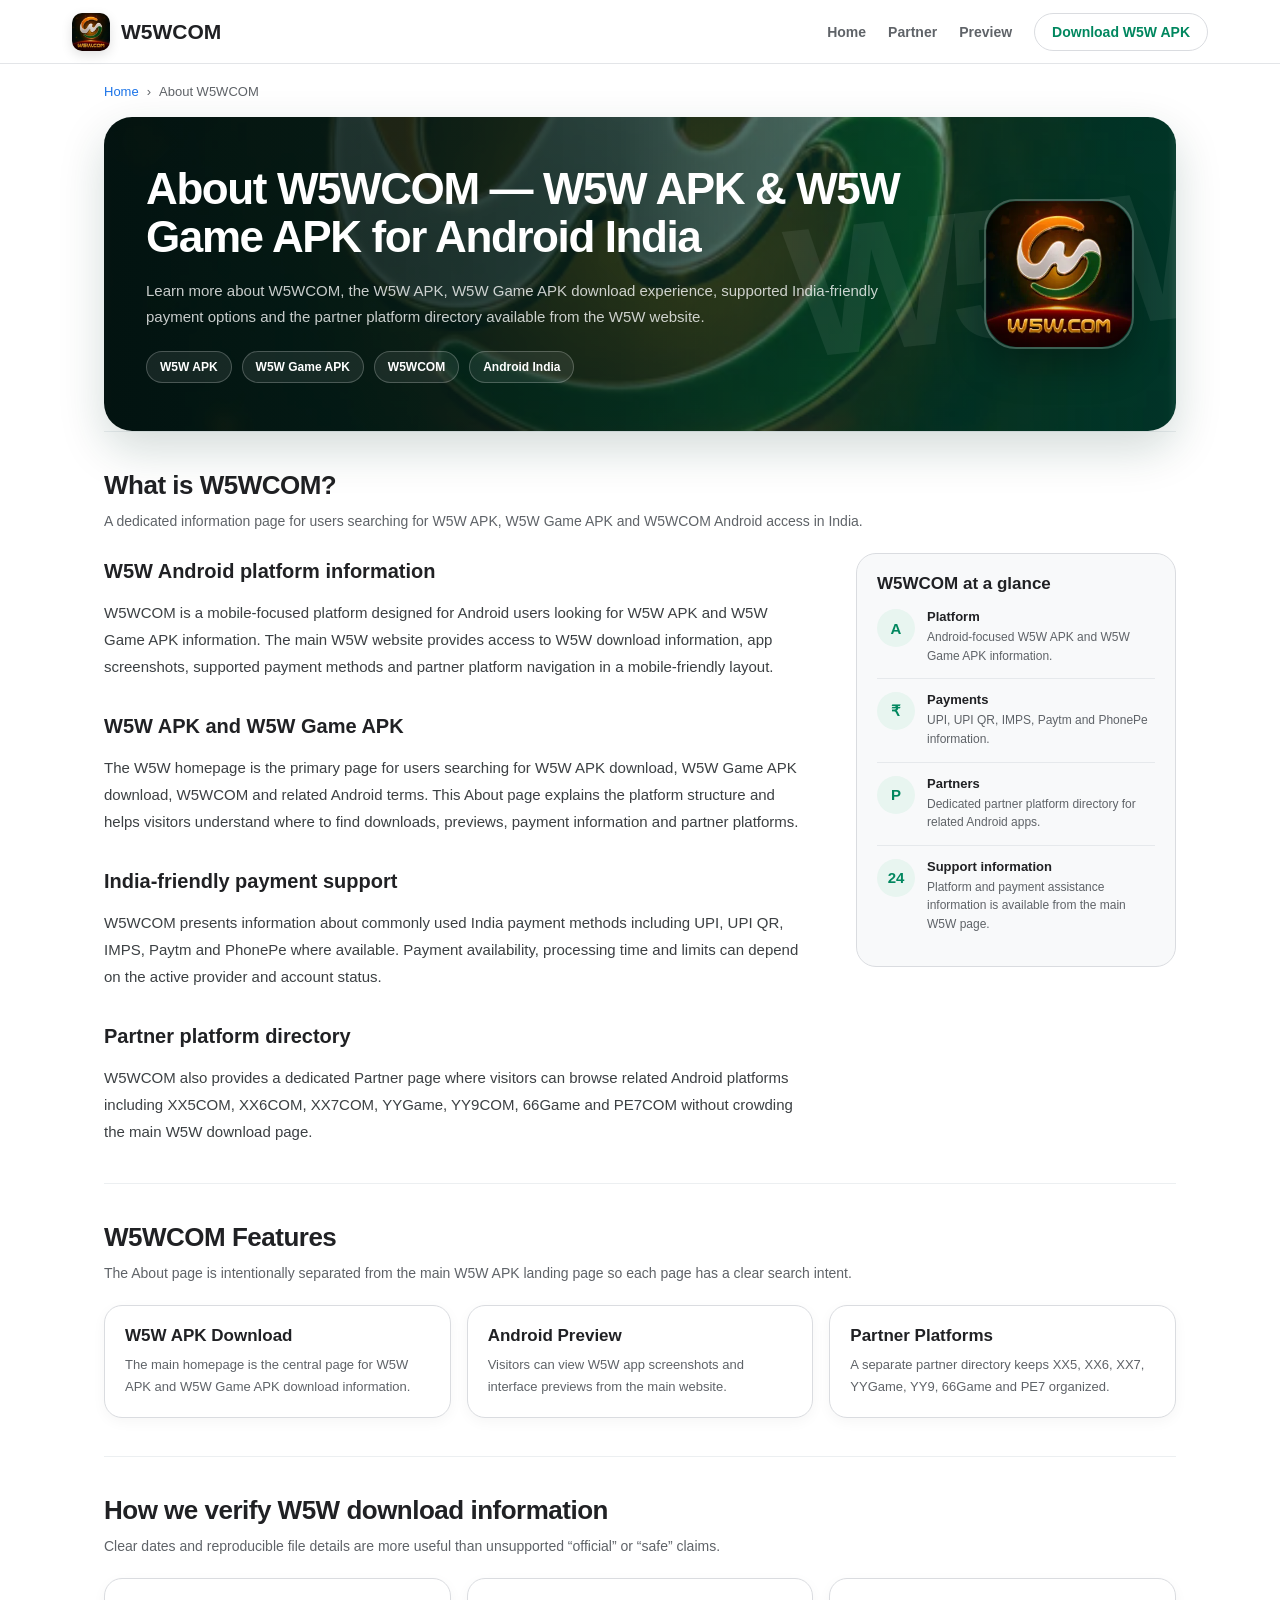
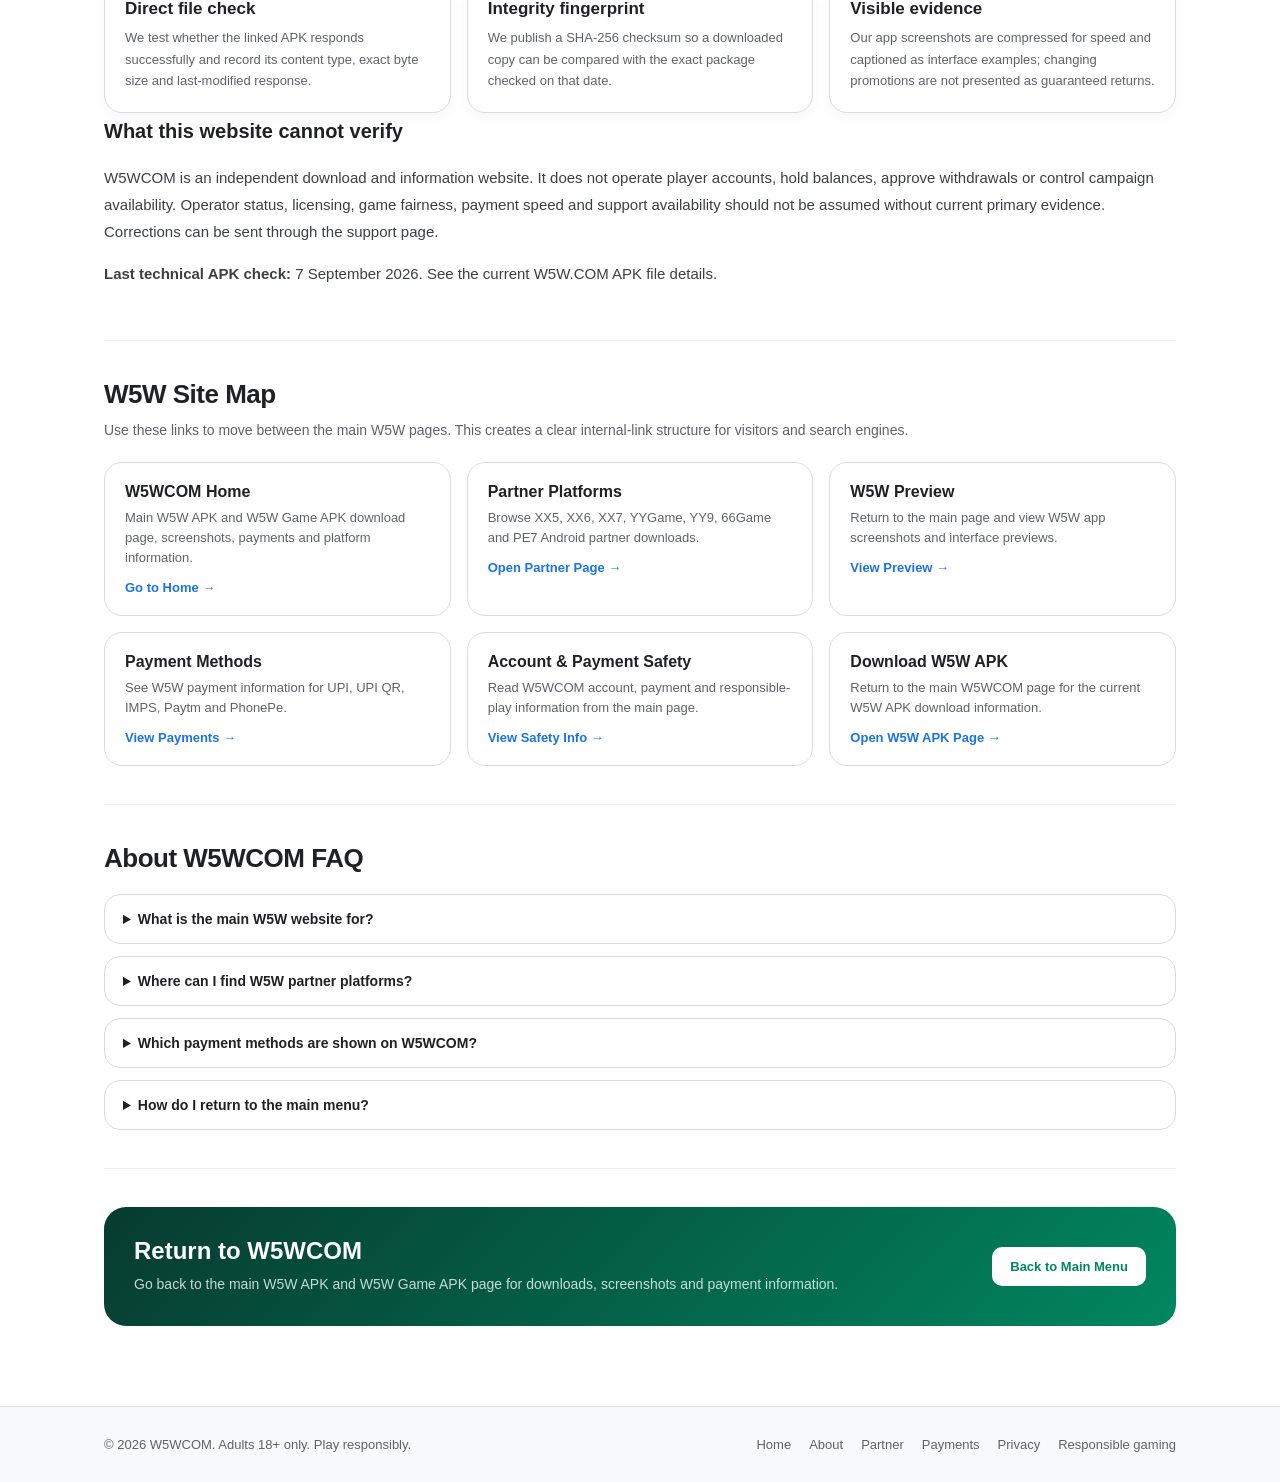
<file: about/index.html>
<!doctype html>
<html lang="en-IN">
<head>
  <meta charset="utf-8" />
  <meta name="viewport" content="width=device-width,initial-scale=1" />
  <meta name="theme-color" content="#ffffff" />

  <title>About W5WCOM | W5W APK & W5W Game APK India</title>
  <meta name="description" content="Learn about W5WCOM, W5W APK and W5W Game APK for Android users in India. Explore platform information, supported payments, partner platforms and W5W download access." />
  <meta name="robots" content="index,follow,max-image-preview:large" />
  <link rel="canonical" href="https://w5wgames.com/about/" />

  <meta property="og:type" content="website" />
  <meta property="og:title" content="About W5WCOM | W5W APK & W5W Game APK" />
  <meta property="og:description" content="About W5WCOM, W5W APK, W5W Game APK, Android access, payment methods and W5W partner platforms in India." />
  <meta property="og:image" content="https://w5wgames.com/assets/og-w5w.webp" />
  <meta property="og:url" content="https://w5wgames.com/about/" />
  <meta property="og:site_name" content="W5WCOM" />

  <meta name="twitter:card" content="summary_large_image" />
  <meta name="twitter:title" content="About W5WCOM | W5W Game APK India" />
  <meta name="twitter:description" content="Learn about W5WCOM, W5W APK, W5W Game APK, supported payments and partner platforms." />
  <meta name="twitter:image" content="https://w5wgames.com/assets/og-w5w.webp" />

  <link rel="manifest" href="/site.webmanifest" />
  <link rel="icon" href="/assets/favicon.ico" sizes="any" /><link rel="icon" type="image/png" sizes="48x48" href="/assets/favicon48x48.png">
  <link rel="icon" type="image/png" sizes="32x32" href="/assets/favicon-32x32.png" />
  <link rel="icon" type="image/png" sizes="16x16" href="/assets/favicon-16x16.png" />
  <link rel="apple-touch-icon" sizes="180x180" href="/assets/apple-touch-icon.png" />

  <script type="application/ld+json">
  {
    "@context":"https://schema.org",
    "@graph":[
      {
        "@type":"WebSite",
        "@id":"https://w5wgames.com/#website",
        "url":"https://w5wgames.com/",
        "name":"W5WCOM",
        "alternateName":["W5W","W5W Game APK"],
        "inLanguage":"en-IN"
      },
      {
        "@type":"BreadcrumbList",
        "@id":"https://w5wgames.com/about/#breadcrumb",
        "itemListElement":[
          {
            "@type":"ListItem",
            "position":1,
            "name":"W5WCOM",
            "item":"https://w5wgames.com/"
          },
          {
            "@type":"ListItem",
            "position":2,
            "name":"About W5WCOM",
            "item":"https://w5wgames.com/about/"
          }
        ]
      },
      {
        "@type":"AboutPage",
        "@id":"https://w5wgames.com/about/#webpage",
        "url":"https://w5wgames.com/about/",
        "name":"About W5WCOM | W5W APK & W5W Game APK India",
        "description":"Information about W5WCOM, W5W APK, W5W Game APK, Android access, payment methods and partner platforms for India.",
        "isPartOf":{"@id":"https://w5wgames.com/#website"},
        "breadcrumb":{"@id":"https://w5wgames.com/about/#breadcrumb"},
        "primaryImageOfPage":{
          "@type":"ImageObject",
          "url":"https://w5wgames.com/assets/og-w5w.webp"
        },
        "about":{
          "@type":"SoftwareApplication",
          "name":"W5W Game APK",
          "alternateName":["W5WCOM","W5W"],
          "applicationCategory":"GameApplication",
          "operatingSystem":"Android",
          "url":"https://w5wgames.com/",
          "image":"https://w5wgames.com/assets/og-w5w.webp",
          "description":"W5WCOM is a mobile-focused Android gaming platform for users searching for W5W APK and W5W Game APK information in India."
        }
      }
    ]
  }
  </script>

  <style>
    :root{
      --bg:#ffffff;
      --surface:#f8f9fa;
      --surface-2:#f1f3f4;
      --text:#202124;
      --muted:#5f6368;
      --line:#dadce0;
      --green:#01875f;
      --green-hover:#056f50;
      --blue:#1a73e8;
      --shadow:0 12px 32px rgba(32,33,36,.10);
      --radius:20px;
    }

    *{box-sizing:border-box}
    html{scroll-behavior:smooth}
    body{
      margin:0;
      font-family:Arial,Helvetica,sans-serif;
      background:var(--bg);
      color:var(--text);
      -webkit-font-smoothing:antialiased;
    }

    a{text-decoration:none;color:inherit}
    img{max-width:100%;display:block}

    .topbar{
      position:sticky;
      top:0;
      z-index:30;
      height:64px;
      background:rgba(255,255,255,.94);
      backdrop-filter:blur(16px);
      border-bottom:1px solid rgba(218,220,224,.75);
    }

    .topbar-inner{
      max-width:1180px;
      height:100%;
      margin:auto;
      padding:0 22px;
      display:flex;
      align-items:center;
      justify-content:space-between;
      gap:18px;
    }

    .brand{
      display:flex;
      align-items:center;
      gap:11px;
      font-size:21px;
      font-weight:700;
      min-width:0;
    }

    .brand-logo{
      width:38px;
      height:38px;
      border-radius:10px;
      object-fit:cover;
      flex:0 0 auto;
      box-shadow:0 4px 12px rgba(0,0,0,.12);
    }

    .nav{
      display:flex;
      align-items:center;
      gap:22px;
      color:var(--muted);
      font-size:14px;
      font-weight:600;
    }

    .nav a:hover{color:var(--text)}

    .header-btn{
      display:inline-flex;
      align-items:center;
      justify-content:center;
      border:1px solid var(--line);
      background:#fff;
      color:var(--green);
      border-radius:999px;
      padding:10px 17px;
      font-weight:700;
    }

    .container{
      max-width:1120px;
      margin:auto;
      padding:0 24px;
    }

    .breadcrumb{
      display:flex;
      gap:8px;
      align-items:center;
      padding-top:20px;
      color:var(--muted);
      font-size:13px;
    }

    .breadcrumb a{color:var(--blue)}

    .hero{
      position:relative;
      isolation:isolate;
      overflow:hidden;
      margin-top:18px;
      padding:48px 42px;
      border-radius:28px;
      background:
        linear-gradient(90deg,rgba(3,20,17,.91) 0%,rgba(3,35,29,.82) 48%,rgba(1,135,95,.35) 100%),
        url("/assets/hero-logo.webp") center/cover no-repeat;
      box-shadow:0 18px 46px rgba(10,55,44,.18);
      color:#fff;
    }

    .hero::before{
      content:"W5W";
      position:absolute;
      right:-18px;
      top:50%;
      transform:translateY(-50%) rotate(-6deg);
      z-index:-1;
      font-size:185px;
      line-height:1;
      font-weight:900;
      letter-spacing:-15px;
      color:rgba(255,255,255,.07);
      pointer-events:none;
    }

    .hero-inner{
      display:grid;
      grid-template-columns:minmax(0,1fr) 160px;
      gap:34px;
      align-items:center;
    }

    .hero h1{
      margin:0;
      max-width:760px;
      font-size:44px;
      line-height:1.08;
      letter-spacing:-1.4px;
    }

    .hero p{
      max-width:760px;
      margin:18px 0 0;
      color:rgba(255,255,255,.78);
      font-size:15px;
      line-height:1.7;
    }

    .hero-badges{
      display:flex;
      gap:10px;
      flex-wrap:wrap;
      margin-top:22px;
    }

    .hero-badge{
      padding:8px 13px;
      border-radius:999px;
      border:1px solid rgba(255,255,255,.22);
      background:rgba(255,255,255,.08);
      font-size:12px;
      font-weight:700;
    }

    .hero-logo{
      width:150px;
      height:150px;
      border-radius:32px;
      object-fit:cover;
      box-shadow:0 18px 36px rgba(0,0,0,.28);
      border:2px solid rgba(255,255,255,.22);
      justify-self:end;
    }

    .section{
      padding:38px 0;
      border-top:1px solid #eceff1;
    }

    .section:first-of-type{border-top:0}

    .section-title{
      margin-bottom:20px;
    }

    .section-title h2{
      margin:0;
      font-size:26px;
      letter-spacing:-.5px;
    }

    .section-title p{
      margin:9px 0 0;
      max-width:820px;
      color:var(--muted);
      font-size:14px;
      line-height:1.65;
    }

    .about-grid{
      display:grid;
      grid-template-columns:minmax(0,1fr) 320px;
      gap:48px;
      align-items:start;
    }

    .about-copy{
      color:#3c4043;
      font-size:15px;
      line-height:1.8;
    }

    .about-copy h3{
      margin:28px 0 10px;
      color:var(--text);
      font-size:20px;
    }

    .about-copy h3:first-child{margin-top:0}

    .info-panel{
      border:1px solid var(--line);
      border-radius:20px;
      padding:20px;
      background:var(--surface);
      position:sticky;
      top:86px;
    }

    .info-panel h3{
      margin:0 0 15px;
      font-size:17px;
    }

    .info-row{
      display:flex;
      gap:12px;
      align-items:flex-start;
      padding:13px 0;
      border-top:1px solid #e6e9ec;
    }

    .info-row:first-of-type{border-top:0;padding-top:0}

    .info-icon{
      width:38px;
      height:38px;
      border-radius:50%;
      display:grid;
      place-items:center;
      background:#e8f5f0;
      color:var(--green);
      flex:0 0 auto;
      font-size:15px;
      font-weight:900;
    }

    .info-row b{
      display:block;
      margin-bottom:4px;
      font-size:13px;
    }

    .info-row span{
      display:block;
      color:var(--muted);
      font-size:12px;
      line-height:1.55;
    }

    .feature-grid{
      display:grid;
      grid-template-columns:repeat(3,minmax(0,1fr));
      gap:16px;
    }

    .feature-card{
      border:1px solid var(--line);
      border-radius:18px;
      padding:20px;
      background:#fff;
      box-shadow:0 4px 14px rgba(32,33,36,.04);
    }

    .feature-card h3{
      margin:0 0 8px;
      font-size:17px;
    }

    .feature-card p{
      margin:0;
      color:var(--muted);
      font-size:13px;
      line-height:1.65;
    }

    .site-map{
      display:grid;
      grid-template-columns:repeat(3,minmax(0,1fr));
      gap:16px;
    }

    .map-card{
      display:block;
      border:1px solid var(--line);
      border-radius:18px;
      padding:20px;
      background:#fff;
      transition:.2s ease;
    }

    .map-card:hover{
      transform:translateY(-2px);
      box-shadow:0 10px 24px rgba(32,33,36,.09);
    }

    .map-card strong{
      display:block;
      margin-bottom:7px;
      font-size:16px;
    }

    .map-card span{
      display:block;
      color:var(--muted);
      font-size:13px;
      line-height:1.55;
    }

    .map-card .go{
      margin-top:12px;
      color:var(--blue);
      font-weight:800;
      font-size:13px;
    }

    .faq{
      display:grid;
      gap:12px;
    }

    details{
      border:1px solid var(--line);
      border-radius:16px;
      padding:16px 18px;
      background:#fff;
    }

    summary{
      cursor:pointer;
      font-weight:700;
      font-size:14px;
    }

    details p{
      margin:12px 0 0;
      color:var(--muted);
      font-size:13px;
      line-height:1.65;
    }

    .cta{
      border-radius:22px;
      background:linear-gradient(135deg,#073b30,#01875f);
      color:#fff;
      padding:30px;
      display:flex;
      align-items:center;
      justify-content:space-between;
      gap:24px;
    }

    .cta h2{
      margin:0 0 8px;
      font-size:24px;
    }

    .cta p{
      margin:0;
      color:rgba(255,255,255,.78);
      font-size:14px;
      line-height:1.6;
    }

    .cta a{
      flex:0 0 auto;
      background:#fff;
      color:var(--green);
      border-radius:10px;
      padding:12px 18px;
      font-size:13px;
      font-weight:800;
    }

    footer{
      margin-top:42px;
      background:var(--surface);
      border-top:1px solid var(--line);
    }

    .footer-inner{
      max-width:1120px;
      margin:auto;
      padding:30px 24px;
      display:flex;
      justify-content:space-between;
      align-items:center;
      gap:20px;
      flex-wrap:wrap;
      font-size:13px;
      color:var(--muted);
    }

    .footer-links{
      display:flex;
      gap:18px;
      flex-wrap:wrap;
    }

    @media(max-width:860px){
      .hero-inner{grid-template-columns:1fr}
      .hero-logo{justify-self:start;width:110px;height:110px;border-radius:24px}
      .about-grid{grid-template-columns:1fr}
      .info-panel{position:static}
      .feature-grid,.site-map{grid-template-columns:1fr}
    }

    @media(max-width:620px){
      .topbar{height:58px}
      .topbar-inner{padding:0 14px}
      .brand{font-size:17px}
      .brand-logo{width:34px;height:34px}
      .nav{gap:10px}
      .nav .desktop-only{display:none}
      .header-btn{padding:8px 11px;font-size:12px}

      .container{padding:0 14px}
      .hero{
        margin-top:12px;
        padding:26px 18px;
        border-radius:22px;
      }
      .hero::before{
        font-size:92px;
        right:-10px;
      }
      .hero h1{
        font-size:29px;
        line-height:1.13;
      }
      .hero p{
        font-size:13px;
        line-height:1.6;
      }

      .section{padding:28px 0}
      .section-title h2{font-size:22px}

      .cta{
        display:block;
        padding:24px 20px;
      }
      .cta a{
        display:inline-flex;
        margin-top:18px;
      }
    }
  </style>
</head>

<body>
  <header class="topbar">
    <div class="topbar-inner">
      <a class="brand" href="/" aria-label="W5WCOM home">
        <img class="brand-logo" src="/assets/w5wcom-icon.webp" alt="W5WCOM logo" width="38" height="38">
        <span>W5WCOM</span>
      </a>

      <nav class="nav" aria-label="Primary navigation">
        <a class="desktop-only" href="/">Home</a>
        <a class="desktop-only" href="/partner/">Partner</a>
        <a class="desktop-only" href="/#screenshots">Preview</a>
        <a class="header-btn" href="https://d3vu9ff6yff38r.cloudfront.net/apk/W5W.ljuy.apk" rel="nofollow">Download W5W APK</a>
      </nav>
    </div>
  </header>

  <main class="container">
    <div class="breadcrumb" aria-label="Breadcrumb">
      <a href="/">Home</a>
      <span>›</span>
      <span>About W5WCOM</span>
    </div>

    <section class="hero">
      <div class="hero-inner">
        <div>
          <h1>About W5WCOM — W5W APK & W5W Game APK for Android India</h1>
          <p>
            Learn more about W5WCOM, the W5W APK, W5W Game APK download experience, supported India-friendly payment options and the partner platform directory available from the W5W website.
          </p>

          <div class="hero-badges" aria-label="W5W topics">
            <span class="hero-badge">W5W APK</span>
            <span class="hero-badge">W5W Game APK</span>
            <span class="hero-badge">W5WCOM</span>
            <span class="hero-badge">Android India</span>
          </div>
        </div>

        <img class="hero-logo" src="/assets/w5wcom-icon.webp" alt="W5WCOM logo" width="150" height="150">
      </div>
    </section>

    <section class="section">
      <div class="section-title">
        <h2>What is W5WCOM?</h2>
        <p>A dedicated information page for users searching for W5W APK, W5W Game APK and W5WCOM Android access in India.</p>
      </div>

      <div class="about-grid">
        <div class="about-copy">
          <h3>W5W Android platform information</h3>
          W5WCOM is a mobile-focused platform designed for Android users looking for W5W APK and W5W Game APK information. The main W5W website provides access to W5W download information, app screenshots, supported payment methods and partner platform navigation in a mobile-friendly layout.

          <h3>W5W APK and W5W Game APK</h3>
          The W5W homepage is the primary page for users searching for W5W APK download, W5W Game APK download, W5WCOM and related Android terms. This About page explains the platform structure and helps visitors understand where to find downloads, previews, payment information and partner platforms.

          <h3>India-friendly payment support</h3>
          W5WCOM presents information about commonly used India payment methods including UPI, UPI QR, IMPS, Paytm and PhonePe where available. Payment availability, processing time and limits can depend on the active provider and account status.

          <h3>Partner platform directory</h3>
          W5WCOM also provides a dedicated Partner page where visitors can browse related Android platforms including XX5COM, XX6COM, XX7COM, YYGame, YY9COM, 66Game and PE7COM without crowding the main W5W download page.
        </div>

        <aside class="info-panel">
          <h3>W5WCOM at a glance</h3>

          <div class="info-row">
            <div class="info-icon">A</div>
            <div><b>Platform</b><span>Android-focused W5W APK and W5W Game APK information.</span></div>
          </div>

          <div class="info-row">
            <div class="info-icon">₹</div>
            <div><b>Payments</b><span>UPI, UPI QR, IMPS, Paytm and PhonePe information.</span></div>
          </div>

          <div class="info-row">
            <div class="info-icon">P</div>
            <div><b>Partners</b><span>Dedicated partner platform directory for related Android apps.</span></div>
          </div>

          <div class="info-row">
            <div class="info-icon">24</div>
            <div><b>Support information</b><span>Platform and payment assistance information is available from the main W5W page.</span></div>
          </div>
        </aside>
      </div>
    </section>

    <section class="section">
      <div class="section-title">
        <h2>W5WCOM Features</h2>
        <p>The About page is intentionally separated from the main W5W APK landing page so each page has a clear search intent.</p>
      </div>

      <div class="feature-grid">
        <article class="feature-card">
          <h3>W5W APK Download</h3>
          <p>The main homepage is the central page for W5W APK and W5W Game APK download information.</p>
        </article>

        <article class="feature-card">
          <h3>Android Preview</h3>
          <p>Visitors can view W5W app screenshots and interface previews from the main website.</p>
        </article>

        <article class="feature-card">
          <h3>Partner Platforms</h3>
          <p>A separate partner directory keeps XX5, XX6, XX7, YYGame, YY9, 66Game and PE7 organized.</p>
        </article>
      </div>
    </section>

    <section class="section">
      <div class="section-title">
        <h2>How we verify W5W download information</h2>
        <p>Clear dates and reproducible file details are more useful than unsupported “official” or “safe” claims.</p>
      </div>
      <div class="feature-grid">
        <article class="feature-card"><h3>Direct file check</h3><p>We test whether the linked APK responds successfully and record its content type, exact byte size and last-modified response.</p></article>
        <article class="feature-card"><h3>Integrity fingerprint</h3><p>We publish a SHA-256 checksum so a downloaded copy can be compared with the exact package checked on that date.</p></article>
        <article class="feature-card"><h3>Visible evidence</h3><p>Our app screenshots are compressed for speed and captioned as interface examples; changing promotions are not presented as guaranteed returns.</p></article>
      </div>
      <div class="about-copy">
        <h3>What this website cannot verify</h3>
        <p>W5WCOM is an independent download and information website. It does not operate player accounts, hold balances, approve withdrawals or control campaign availability. Operator status, licensing, game fairness, payment speed and support availability should not be assumed without current primary evidence. Corrections can be sent through the <a href="/support/">support page</a>.</p>
        <p><strong>Last technical APK check:</strong> 7 September 2026. See the <a href="/w5w-com-apk/">current W5W.COM APK file details</a>.</p>
      </div>
    </section>

    <section class="section" id="site-map">
      <div class="section-title">
        <h2>W5W Site Map</h2>
        <p>Use these links to move between the main W5W pages. This creates a clear internal-link structure for visitors and search engines.</p>
      </div>

      <div class="site-map">
        <a class="map-card" href="/">
          <strong>W5WCOM Home</strong>
          <span>Main W5W APK and W5W Game APK download page, screenshots, payments and platform information.</span>
          <div class="go">Go to Home →</div>
        </a>

        <a class="map-card" href="/partner/">
          <strong>Partner Platforms</strong>
          <span>Browse XX5, XX6, XX7, YYGame, YY9, 66Game and PE7 Android partner downloads.</span>
          <div class="go">Open Partner Page →</div>
        </a>

        <a class="map-card" href="/#screenshots">
          <strong>W5W Preview</strong>
          <span>Return to the main page and view W5W app screenshots and interface previews.</span>
          <div class="go">View Preview →</div>
        </a>

        <a class="map-card" href="/#payments">
          <strong>Payment Methods</strong>
          <span>See W5W payment information for UPI, UPI QR, IMPS, Paytm and PhonePe.</span>
          <div class="go">View Payments →</div>
        </a>

        <a class="map-card" href="/#privacy">
          <strong>Account & Payment Safety</strong>
          <span>Read W5WCOM account, payment and responsible-play information from the main page.</span>
          <div class="go">View Safety Info →</div>
        </a>

        <a class="map-card" href="/">
          <strong>Download W5W APK</strong>
          <span>Return to the main W5WCOM page for the current W5W APK download information.</span>
          <div class="go">Open W5W APK Page →</div>
        </a>
      </div>
    </section>

    <section class="section">
      <div class="section-title">
        <h2>About W5WCOM FAQ</h2>
      </div>

      <div class="faq">
        <details>
          <summary>What is the main W5W website for?</summary>
          <p>The homepage is the primary W5W APK and W5W Game APK page, with download information, app previews, payment details and navigation to related pages.</p>
        </details>

        <details>
          <summary>Where can I find W5W partner platforms?</summary>
          <p>Open the dedicated Partner page to browse XX5COM, XX6COM, XX7COM, YYGame, YY9COM, 66Game and PE7COM.</p>
        </details>

        <details>
          <summary>Which payment methods are shown on W5WCOM?</summary>
          <p>The main page includes information for UPI, UPI QR, IMPS, Paytm and PhonePe where available.</p>
        </details>

        <details>
          <summary>How do I return to the main menu?</summary>
          <p>Use the W5WCOM logo, Home link, W5W APK button, breadcrumb, or the Site Map section on this page.</p>
        </details>
      </div>
    </section>

    <section class="section">
      <div class="cta">
        <div>
          <h2>Return to W5WCOM</h2>
          <p>Go back to the main W5W APK and W5W Game APK page for downloads, screenshots and payment information.</p>
        </div>
        <a href="/">Back to Main Menu</a>
      </div>
    </section>
  </main>

  <footer>
    <div class="footer-inner">
      <div>© 2026 W5WCOM. Adults 18+ only. Play responsibly.</div>
      <div class="footer-links">
        <a href="/">Home</a>
        <a href="/about/">About</a>
        <a href="/partner/">Partner</a>
        <a href="/#payments">Payments</a>
        <a href="/privacy/">Privacy</a>
        <a href="/responsible-gaming/">Responsible gaming</a>
      </div>
    </div>
  </footer>
</body>
</html>
</file>
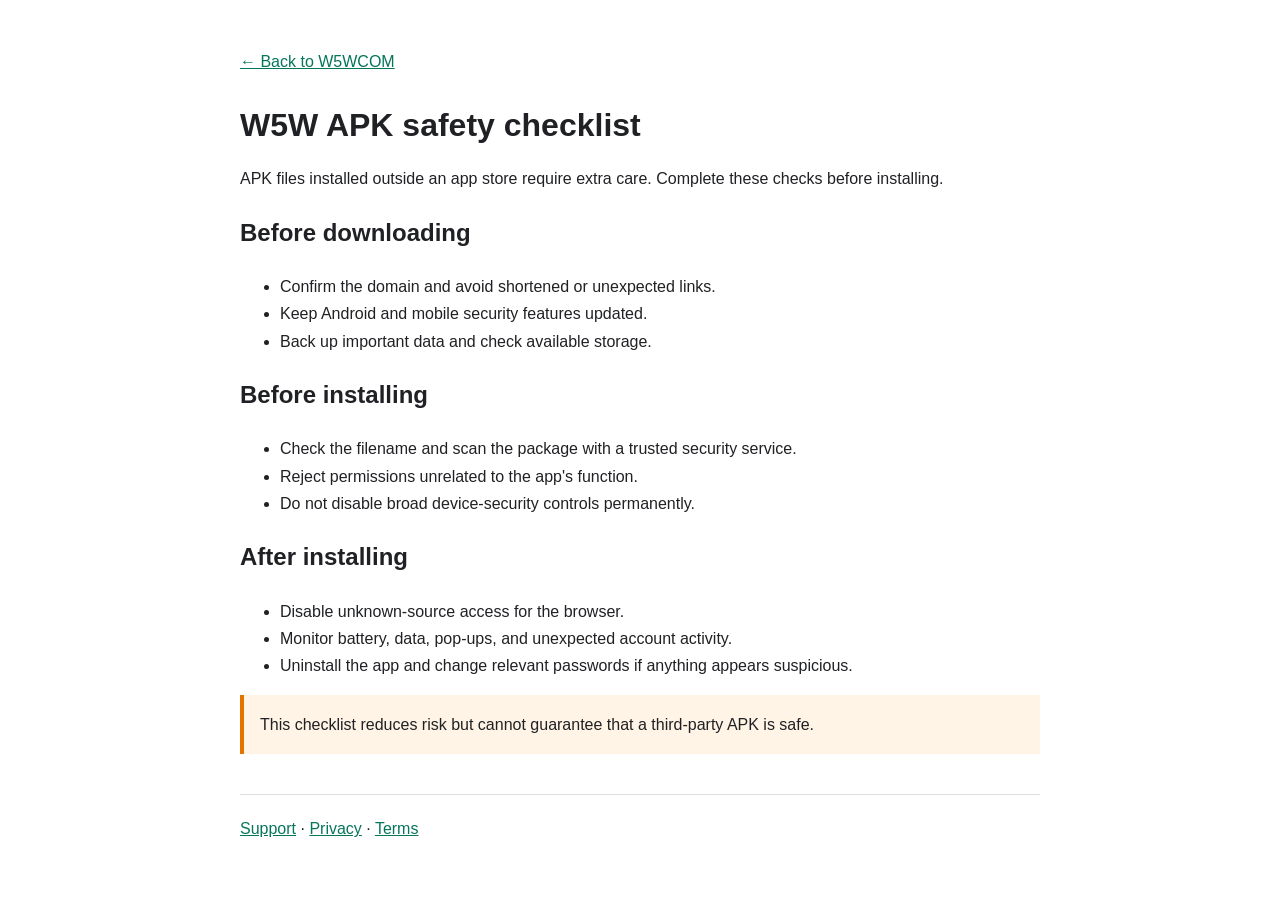
<file: apk-safety/index.html>
<!doctype html><html lang="en-IN"><head><meta charset="utf-8"><meta name="viewport" content="width=device-width,initial-scale=1"><title>W5W APK Safety & Installation Checklist</title><meta name="description" content="Use this W5W APK safety checklist before downloading and installing an Android package, including source, permissions and device-security checks."><meta name="robots" content="index,follow"><link rel="canonical" href="https://w5wgames.com/apk-safety/"><link rel="manifest" href="/site.webmanifest"><link rel="icon" href="/assets/favicon.ico" sizes="any"><link rel="icon" type="image/png" sizes="48x48" href="/assets/favicon48x48.png"><link rel="icon" type="image/png" sizes="32x32" href="/assets/favicon-32x32.png"><link rel="icon" type="image/png" sizes="16x16" href="/assets/favicon-16x16.png"><link rel="apple-touch-icon" sizes="180x180" href="/assets/apple-touch-icon.png"><style>body{margin:0;font:16px/1.7 Arial,sans-serif;color:#202124}main{max-width:800px;margin:auto;padding:48px 24px}a{color:#06765a}h1{line-height:1.15}nav{margin-bottom:32px}.note{background:#fff4e5;border-left:4px solid #e37400;padding:16px}footer{border-top:1px solid #ddd;margin-top:40px;padding-top:20px}</style></head><body><main><nav><a href="/">← Back to W5WCOM</a></nav><h1>W5W APK safety checklist</h1><p>APK files installed outside an app store require extra care. Complete these checks before installing.</p><h2>Before downloading</h2><ul><li>Confirm the domain and avoid shortened or unexpected links.</li><li>Keep Android and mobile security features updated.</li><li>Back up important data and check available storage.</li></ul><h2>Before installing</h2><ul><li>Check the filename and scan the package with a trusted security service.</li><li>Reject permissions unrelated to the app's function.</li><li>Do not disable broad device-security controls permanently.</li></ul><h2>After installing</h2><ul><li>Disable unknown-source access for the browser.</li><li>Monitor battery, data, pop-ups, and unexpected account activity.</li><li>Uninstall the app and change relevant passwords if anything appears suspicious.</li></ul><p class="note">This checklist reduces risk but cannot guarantee that a third-party APK is safe.</p><footer><a href="/support/">Support</a> · <a href="/privacy/">Privacy</a> · <a href="/terms/">Terms</a></footer></main></body></html>
</file>
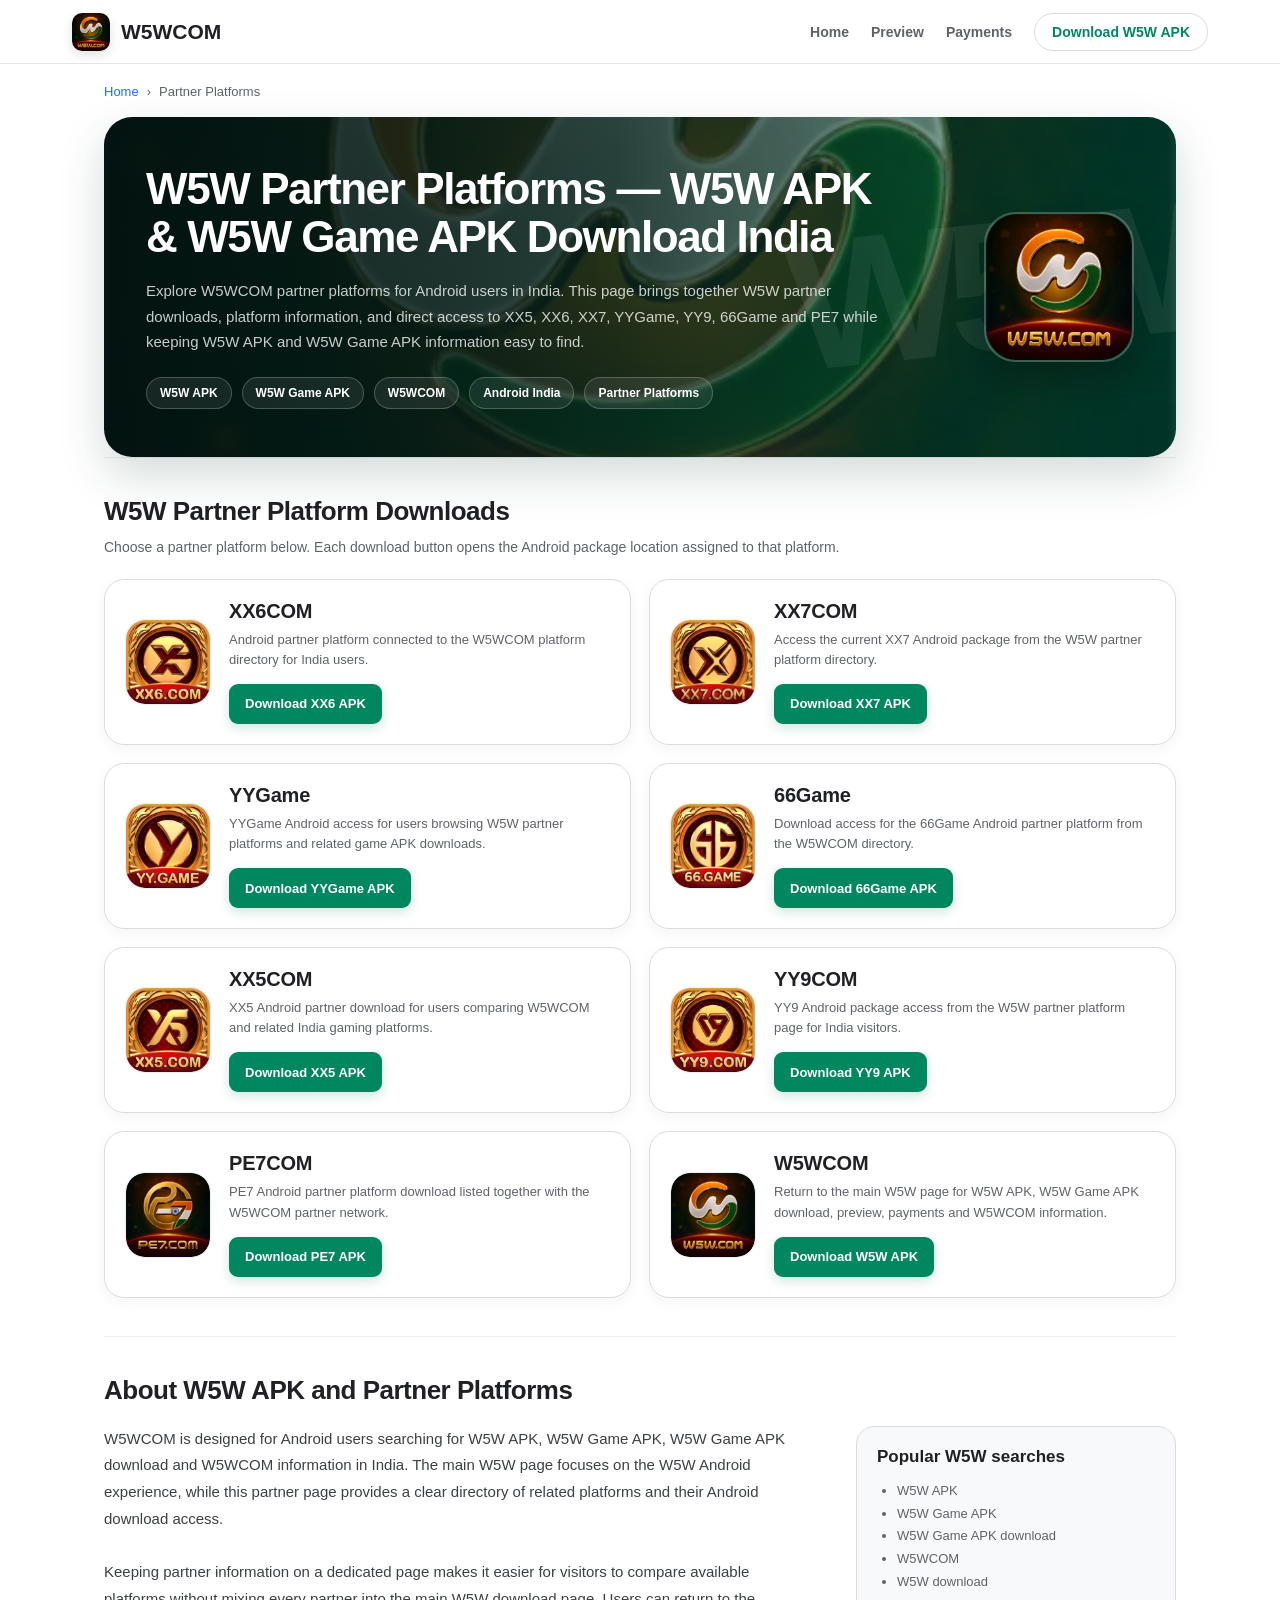
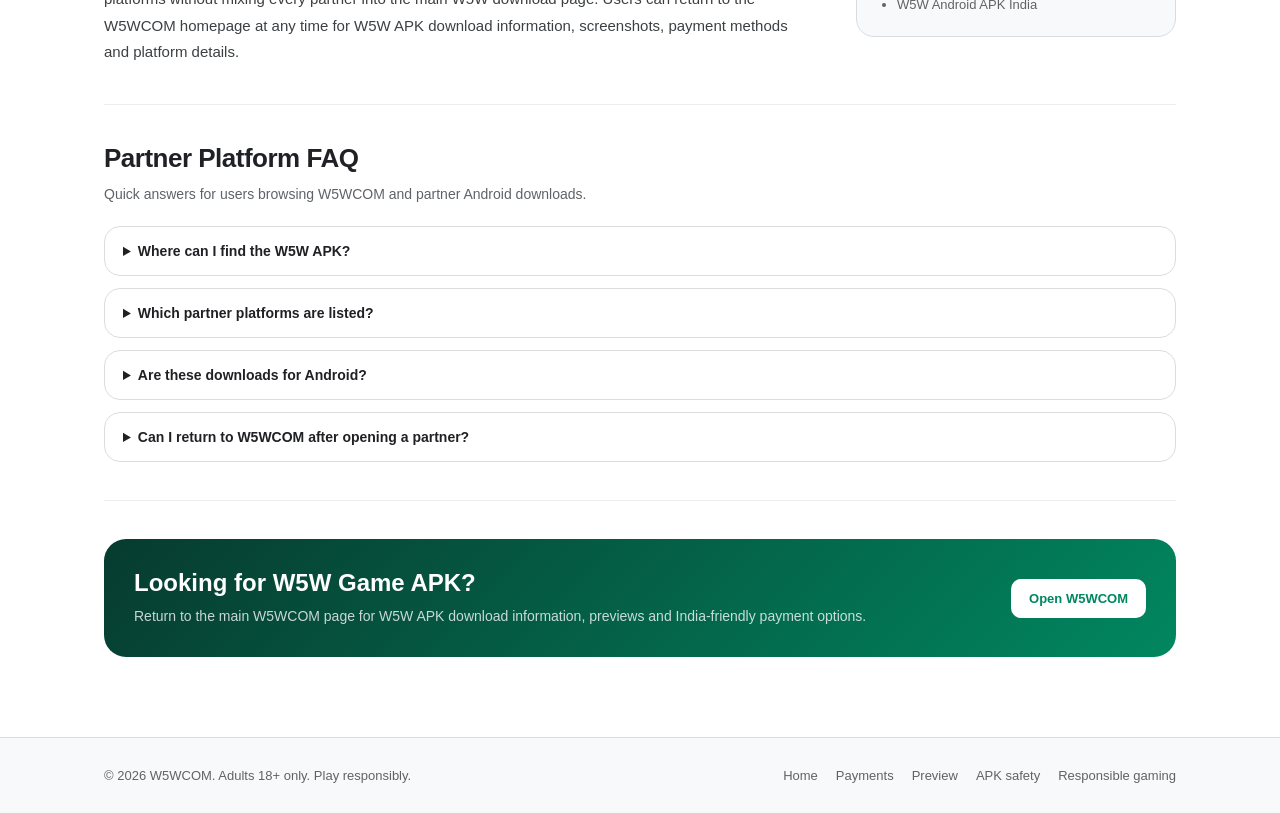
<file: partner/index.html>
<!doctype html>
<html lang="en-IN">
<head>
  <meta charset="utf-8" />
  <meta name="viewport" content="width=device-width,initial-scale=1" />
  <meta name="theme-color" content="#ffffff" />

  <title>W5W Partner Platforms | W5W APK, W5W Game APK Download India</title>
  <meta name="description" content="Explore W5W partner platforms for India. Find W5W APK, W5W Game APK download information and access XX5, XX6, XX7, YYGame, YY9, 66Game and PE7 Android downloads." />
  <meta name="robots" content="index,follow,max-image-preview:large" />
  <link rel="canonical" href="https://w5wgames.com/partner/" />

  <meta property="og:type" content="website" />
  <meta property="og:title" content="W5W Partner Platforms | W5W APK & W5W Game APK" />
  <meta property="og:description" content="W5W partner platform directory for India with Android APK access for W5W, XX5, XX6, XX7, YYGame, YY9, 66Game and PE7." />
  <meta property="og:image" content="https://w5wgames.com/assets/og-w5w.webp" />
  <meta property="og:url" content="https://w5wgames.com/partner/" />
  <meta property="og:site_name" content="W5WCOM" />

  <meta name="twitter:card" content="summary_large_image" />
  <meta name="twitter:title" content="W5W Partner Platforms | W5W Game APK Download" />
  <meta name="twitter:description" content="Explore W5W partner platforms and Android APK download options for India." />
  <meta name="twitter:image" content="https://w5wgames.com/assets/og-w5w.webp" />

  <link rel="manifest" href="/site.webmanifest" />
  <link rel="icon" href="/assets/favicon.ico" sizes="any" /><link rel="icon" type="image/png" sizes="48x48" href="/assets/favicon48x48.png">
  <link rel="icon" type="image/png" sizes="32x32" href="/assets/favicon-32x32.png" />
  <link rel="icon" type="image/png" sizes="16x16" href="/assets/favicon-16x16.png" />
  <link rel="apple-touch-icon" sizes="180x180" href="/assets/apple-touch-icon.png" />

  <script type="application/ld+json">
  {
    "@context":"https://schema.org",
    "@graph":[
      {
        "@type":"BreadcrumbList",
        "itemListElement":[
          {
            "@type":"ListItem",
            "position":1,
            "name":"W5WCOM",
            "item":"https://w5wgames.com/"
          },
          {
            "@type":"ListItem",
            "position":2,
            "name":"Partner Platforms",
            "item":"https://w5wgames.com/partner/"
          }
        ]
      },
      {
        "@type":"ItemList",
        "name":"W5W Partner Platforms",
        "description":"Partner platforms available from W5WCOM for Android users in India.",
        "itemListElement":[
          {"@type":"ListItem","position":1,"name":"XX6COM"},
          {"@type":"ListItem","position":2,"name":"XX7COM"},
          {"@type":"ListItem","position":3,"name":"YYGame"},
          {"@type":"ListItem","position":4,"name":"66Game"},
          {"@type":"ListItem","position":5,"name":"XX5COM"},
          {"@type":"ListItem","position":6,"name":"YY9COM"},
          {"@type":"ListItem","position":7,"name":"PE7COM"}
        ]
      }
    ]
  }
  </script>

  <style>
    :root{
      --bg:#ffffff;
      --surface:#f8f9fa;
      --surface-2:#f1f3f4;
      --text:#202124;
      --muted:#5f6368;
      --line:#dadce0;
      --green:#01875f;
      --green-hover:#056f50;
      --blue:#1a73e8;
      --shadow:0 12px 32px rgba(32,33,36,.10);
      --radius:20px;
    }

    *{box-sizing:border-box}
    html{scroll-behavior:smooth}
    body{
      margin:0;
      font-family:Arial,Helvetica,sans-serif;
      background:var(--bg);
      color:var(--text);
      -webkit-font-smoothing:antialiased;
    }

    a{text-decoration:none;color:inherit}
    img{max-width:100%;display:block}

    .topbar{
      position:sticky;
      top:0;
      z-index:30;
      height:64px;
      background:rgba(255,255,255,.94);
      backdrop-filter:blur(16px);
      border-bottom:1px solid rgba(218,220,224,.75);
    }

    .topbar-inner{
      max-width:1180px;
      height:100%;
      margin:auto;
      padding:0 22px;
      display:flex;
      align-items:center;
      justify-content:space-between;
      gap:18px;
    }

    .brand{
      display:flex;
      align-items:center;
      gap:11px;
      font-size:21px;
      font-weight:700;
      min-width:0;
    }

    .brand-logo{
      width:38px;
      height:38px;
      border-radius:10px;
      object-fit:cover;
      flex:0 0 auto;
      box-shadow:0 4px 12px rgba(0,0,0,.12);
    }

    .nav{
      display:flex;
      align-items:center;
      gap:22px;
      color:var(--muted);
      font-size:14px;
      font-weight:600;
    }

    .nav a:hover{color:var(--text)}

    .header-btn{
      display:inline-flex;
      align-items:center;
      justify-content:center;
      border:1px solid var(--line);
      background:#fff;
      color:var(--green);
      border-radius:999px;
      padding:10px 17px;
      font-weight:700;
    }

    .container{
      max-width:1120px;
      margin:auto;
      padding:0 24px;
    }

    .breadcrumb{
      display:flex;
      gap:8px;
      align-items:center;
      padding-top:20px;
      color:var(--muted);
      font-size:13px;
    }

    .breadcrumb a{color:var(--blue)}

    .hero{
      position:relative;
      isolation:isolate;
      overflow:hidden;
      margin-top:18px;
      padding:48px 42px;
      border-radius:28px;
      background:
        linear-gradient(90deg,rgba(3,20,17,.91) 0%,rgba(3,35,29,.82) 48%,rgba(1,135,95,.35) 100%),
        url("/assets/hero-logo.webp") center/cover no-repeat;
      box-shadow:0 18px 46px rgba(10,55,44,.18);
      color:#fff;
    }

    .hero::before{
      content:"W5W";
      position:absolute;
      right:-18px;
      top:50%;
      transform:translateY(-50%) rotate(-6deg);
      z-index:-1;
      font-size:185px;
      line-height:1;
      font-weight:900;
      letter-spacing:-15px;
      color:rgba(255,255,255,.07);
      pointer-events:none;
    }

    .hero-inner{
      display:grid;
      grid-template-columns:minmax(0,1fr) 160px;
      gap:34px;
      align-items:center;
    }

    .hero h1{
      margin:0;
      max-width:760px;
      font-size:44px;
      line-height:1.08;
      letter-spacing:-1.4px;
    }

    .hero p{
      max-width:760px;
      margin:18px 0 0;
      color:rgba(255,255,255,.78);
      font-size:15px;
      line-height:1.7;
    }

    .hero-badges{
      display:flex;
      gap:10px;
      flex-wrap:wrap;
      margin-top:22px;
    }

    .hero-badge{
      padding:8px 13px;
      border-radius:999px;
      border:1px solid rgba(255,255,255,.22);
      background:rgba(255,255,255,.08);
      font-size:12px;
      font-weight:700;
    }

    .hero-logo{
      width:150px;
      height:150px;
      border-radius:32px;
      object-fit:cover;
      box-shadow:0 18px 36px rgba(0,0,0,.28);
      border:2px solid rgba(255,255,255,.22);
      justify-self:end;
    }

    .section{
      padding:38px 0;
      border-top:1px solid #eceff1;
    }

    .section:first-of-type{border-top:0}

    .section-title{
      margin-bottom:20px;
    }

    .section-title h2{
      margin:0;
      font-size:26px;
      letter-spacing:-.5px;
    }

    .section-title p{
      margin:9px 0 0;
      max-width:820px;
      color:var(--muted);
      font-size:14px;
      line-height:1.65;
    }

    .platform-grid{
      display:grid;
      grid-template-columns:repeat(2,minmax(0,1fr));
      gap:18px;
    }

    .platform-card{
      display:grid;
      grid-template-columns:86px minmax(0,1fr);
      gap:18px;
      align-items:center;
      border:1px solid var(--line);
      border-radius:20px;
      padding:20px;
      background:#fff;
      box-shadow:0 4px 14px rgba(32,33,36,.05);
      transition:.2s ease;
    }

    .platform-card:hover{
      transform:translateY(-2px);
      box-shadow:0 12px 28px rgba(32,33,36,.10);
    }

    .platform-logo{
      width:86px;
      height:86px;
      border-radius:20px;
      overflow:hidden;
      background:#fff;
      border:1px solid #eceff1;
    }

    .platform-logo img{
      width:100%;
      height:100%;
      object-fit:cover;
    }

    .platform-card h3{
      margin:0;
      font-size:20px;
      letter-spacing:-.2px;
    }

    .platform-card p{
      margin:7px 0 14px;
      color:var(--muted);
      font-size:13px;
      line-height:1.55;
    }

    .platform-actions{
      display:flex;
      gap:10px;
      flex-wrap:wrap;
    }

    .download-btn{
      display:inline-flex;
      align-items:center;
      justify-content:center;
      min-height:40px;
      padding:10px 16px;
      border-radius:9px;
      background:var(--green);
      color:#fff;
      font-size:13px;
      font-weight:800;
      box-shadow:0 4px 12px rgba(1,135,95,.20);
    }

    .download-btn:hover{background:var(--green-hover)}

    .home-link{
      display:inline-flex;
      align-items:center;
      justify-content:center;
      min-height:40px;
      padding:10px 16px;
      border-radius:9px;
      border:1px solid var(--line);
      color:var(--blue);
      font-size:13px;
      font-weight:800;
      background:#fff;
    }

    .seo-copy{
      display:grid;
      grid-template-columns:minmax(0,1fr) 320px;
      gap:48px;
      align-items:start;
    }

    .seo-text{
      color:#3c4043;
      font-size:15px;
      line-height:1.78;
    }

    .seo-box{
      border:1px solid var(--line);
      border-radius:18px;
      padding:20px;
      background:var(--surface);
    }

    .seo-box h3{
      margin:0 0 13px;
      font-size:17px;
    }

    .seo-box ul{
      margin:0;
      padding-left:20px;
      color:var(--muted);
      font-size:13px;
      line-height:1.75;
    }

    .faq{
      display:grid;
      gap:12px;
    }

    details{
      border:1px solid var(--line);
      border-radius:16px;
      padding:16px 18px;
      background:#fff;
    }

    summary{
      cursor:pointer;
      font-weight:700;
      font-size:14px;
    }

    details p{
      margin:12px 0 0;
      color:var(--muted);
      font-size:13px;
      line-height:1.65;
    }

    .cta{
      border-radius:22px;
      background:linear-gradient(135deg,#073b30,#01875f);
      color:#fff;
      padding:30px;
      display:flex;
      align-items:center;
      justify-content:space-between;
      gap:24px;
    }

    .cta h2{
      margin:0 0 8px;
      font-size:24px;
    }

    .cta p{
      margin:0;
      color:rgba(255,255,255,.78);
      font-size:14px;
      line-height:1.6;
    }

    .cta a{
      flex:0 0 auto;
      background:#fff;
      color:var(--green);
      border-radius:10px;
      padding:12px 18px;
      font-size:13px;
      font-weight:800;
    }

    footer{
      margin-top:42px;
      background:var(--surface);
      border-top:1px solid var(--line);
    }

    .footer-inner{
      max-width:1120px;
      margin:auto;
      padding:30px 24px;
      display:flex;
      justify-content:space-between;
      align-items:center;
      gap:20px;
      flex-wrap:wrap;
      font-size:13px;
      color:var(--muted);
    }

    .footer-links{
      display:flex;
      gap:18px;
      flex-wrap:wrap;
    }

    @media(max-width:820px){
      .hero-inner{grid-template-columns:1fr}
      .hero-logo{justify-self:start;width:110px;height:110px;border-radius:24px}
      .platform-grid{grid-template-columns:1fr}
      .seo-copy{grid-template-columns:1fr}
    }

    @media(max-width:620px){
      .topbar{height:58px}
      .topbar-inner{padding:0 14px}
      .brand{font-size:17px}
      .brand-logo{width:34px;height:34px}
      .nav{gap:10px}
      .nav .desktop-only{display:none}
      .header-btn{padding:8px 11px;font-size:12px}

      .container{padding:0 14px}
      .hero{
        margin-top:12px;
        padding:26px 18px;
        border-radius:22px;
      }
      .hero::before{
        font-size:92px;
        right:-10px;
      }
      .hero h1{
        font-size:29px;
        line-height:1.13;
      }
      .hero p{
        font-size:13px;
        line-height:1.6;
      }

      .section{padding:28px 0}
      .section-title h2{font-size:22px}

      .platform-card{
        grid-template-columns:66px minmax(0,1fr);
        gap:13px;
        padding:15px;
      }
      .platform-logo{
        width:66px;
        height:66px;
        border-radius:16px;
      }
      .platform-card h3{font-size:17px}
      .platform-actions{gap:8px}
      .download-btn,.home-link{padding:9px 12px;font-size:12px}

      .cta{
        display:block;
        padding:24px 20px;
      }
      .cta a{
        display:inline-flex;
        margin-top:18px;
      }
    }
  </style>
</head>

<body>
  <header class="topbar">
    <div class="topbar-inner">
      <a class="brand" href="/" aria-label="W5WCOM home">
        <img class="brand-logo" src="/assets/w5wcom-icon.webp" alt="W5WCOM logo" width="38" height="38">
        <span>W5WCOM</span>
      </a>

      <nav class="nav" aria-label="Primary navigation">
        <a class="desktop-only" href="/">Home</a>
        <a class="desktop-only" href="/#screenshots">Preview</a>
        <a class="desktop-only" href="/#payments">Payments</a>
        <a class="header-btn" href="https://d3vu9ff6yff38r.cloudfront.net/apk/W5W.ljuy.apk" rel="nofollow">Download W5W APK</a>
      </nav>
    </div>
  </header>

  <main class="container">
    <div class="breadcrumb" aria-label="Breadcrumb">
      <a href="/">Home</a>
      <span>›</span>
      <span>Partner Platforms</span>
    </div>

    <section class="hero">
      <div class="hero-inner">
        <div>
          <h1>W5W Partner Platforms — W5W APK & W5W Game APK Download India</h1>
          <p>
            Explore W5WCOM partner platforms for Android users in India. This page brings together W5W partner downloads, platform information, and direct access to XX5, XX6, XX7, YYGame, YY9, 66Game and PE7 while keeping W5W APK and W5W Game APK information easy to find.
          </p>

          <div class="hero-badges" aria-label="Key topics">
            <span class="hero-badge">W5W APK</span>
            <span class="hero-badge">W5W Game APK</span>
            <span class="hero-badge">W5WCOM</span>
            <span class="hero-badge">Android India</span>
            <span class="hero-badge">Partner Platforms</span>
          </div>
        </div>

        <img class="hero-logo" src="/assets/w5wcom-icon.webp" alt="W5WCOM partner platform logo" width="150" height="150">
      </div>
    </section>

    <section class="section" id="platforms">
      <div class="section-title">
        <h2>W5W Partner Platform Downloads</h2>
        <p>
          Choose a partner platform below. Each download button opens the Android package location assigned to that platform.
        </p>
      </div>

      <div class="platform-grid">
        <article class="platform-card">
          <div class="platform-logo">
            <img src="/assets/xx6-logo.webp" alt="XX6COM logo" loading="lazy">
          </div>
          <div>
            <h3>XX6COM</h3>
            <p>Android partner platform connected to the W5WCOM platform directory for India users.</p>
            <div class="platform-actions">
              <a class="download-btn" href="https://d30vlgvvl0fj64.cloudfront.net/apk/XX6.8dobr.apk" rel="noopener">Download XX6 APK</a>
            </div>
          </div>
        </article>

        <article class="platform-card">
          <div class="platform-logo">
            <img src="/assets/xx7-logo.webp" alt="XX7COM logo" loading="lazy">
          </div>
          <div>
            <h3>XX7COM</h3>
            <p>Access the current XX7 Android package from the W5W partner platform directory.</p>
            <div class="platform-actions">
              <a class="download-btn" href="https://d2jhwu6bwze8ki.cloudfront.net/apk/XX7.8xrlq.apk" rel="noopener">Download XX7 APK</a>
            </div>
          </div>
        </article>

        <article class="platform-card">
          <div class="platform-logo">
            <img src="/assets/yygame-logo.webp" alt="YYGame logo" loading="lazy">
          </div>
          <div>
            <h3>YYGame</h3>
            <p>YYGame Android access for users browsing W5W partner platforms and related game APK downloads.</p>
            <div class="platform-actions">
              <a class="download-btn" href="https://dclaa7imbttae.cloudfront.net/apk/yy.tpnja.apk" rel="noopener">Download YYGame APK</a>
            </div>
          </div>
        </article>

        <article class="platform-card">
          <div class="platform-logo">
            <img src="/assets/66game-logo.webp" alt="66Game logo" loading="lazy">
          </div>
          <div>
            <h3>66Game</h3>
            <p>Download access for the 66Game Android partner platform from the W5WCOM directory.</p>
            <div class="platform-actions">
              <a class="download-btn" href="https://dvnm6cw04vasl.cloudfront.net/apk/66game.1qbxp.apk" rel="noopener">Download 66Game APK</a>
            </div>
          </div>
        </article>

        <article class="platform-card">
          <div class="platform-logo">
            <img src="/assets/xx5-logo.webp" alt="XX5COM logo" loading="lazy">
          </div>
          <div>
            <h3>XX5COM</h3>
            <p>XX5 Android partner download for users comparing W5WCOM and related India gaming platforms.</p>
            <div class="platform-actions">
              <a class="download-btn" href="https://d1811ku0vicgoo.cloudfront.net/apk/XX5.7amav.apk" rel="noopener">Download XX5 APK</a>
            </div>
          </div>
        </article>

        <article class="platform-card">
          <div class="platform-logo">
            <img src="/assets/yy9-logo.webp" alt="YY9COM logo" loading="lazy">
          </div>
          <div>
            <h3>YY9COM</h3>
            <p>YY9 Android package access from the W5W partner platform page for India visitors.</p>
            <div class="platform-actions">
              <a class="download-btn" href="https://d2rfqhp7azz49k.cloudfront.net/apk/YY9.7onms.apk" rel="noopener">Download YY9 APK</a>
            </div>
          </div>
        </article>

        <article class="platform-card">
          <div class="platform-logo">
            <img src="/assets/pe7-logo.webp" alt="PE7COM logo" loading="lazy">
          </div>
          <div>
            <h3>PE7COM</h3>
            <p>PE7 Android partner platform download listed together with the W5WCOM partner network.</p>
            <div class="platform-actions">
              <a class="download-btn" href="https://d2mlqx3kx3d7al.cloudfront.net/apk/PE7.tpcs.apk" rel="noopener">Download PE7 APK</a>
            </div>
          </div>
        </article>

        <article class="platform-card">
          <div class="platform-logo">
            <img src="/assets/w5wcom-icon.webp" alt="W5WCOM logo" loading="lazy">
          </div>
          <div>
            <h3>W5WCOM</h3>
            <p>Return to the main W5W page for W5W APK, W5W Game APK download, preview, payments and W5WCOM information.</p>
            <div class="platform-actions">
              <a class="download-btn" href="https://d3vu9ff6yff38r.cloudfront.net/apk/W5W.ljuy.apk" rel="nofollow">Download W5W APK</a>
            </div>
          </div>
        </article>
      </div>
    </section>

    <section class="section">
      <div class="section-title">
        <h2>About W5W APK and Partner Platforms</h2>
      </div>

      <div class="seo-copy">
        <div class="seo-text">
          W5WCOM is designed for Android users searching for W5W APK, W5W Game APK, W5W Game APK download and W5WCOM information in India. The main W5W page focuses on the W5W Android experience, while this partner page provides a clear directory of related platforms and their Android download access.
          <br><br>
          Keeping partner information on a dedicated page makes it easier for visitors to compare available platforms without mixing every partner into the main W5W download page. Users can return to the W5WCOM homepage at any time for W5W APK download information, screenshots, payment methods and platform details.
        </div>

        <aside class="seo-box">
          <h3>Popular W5W searches</h3>
          <ul>
            <li>W5W APK</li>
            <li>W5W Game APK</li>
            <li>W5W Game APK download</li>
            <li>W5WCOM</li>
            <li>W5W download</li>
            <li>W5W Android APK India</li>
          </ul>
        </aside>
      </div>
    </section>

    <section class="section">
      <div class="section-title">
        <h2>Partner Platform FAQ</h2>
        <p>Quick answers for users browsing W5WCOM and partner Android downloads.</p>
      </div>

      <div class="faq">
        <details>
          <summary>Where can I find the W5W APK?</summary>
          <p>Use the W5WCOM homepage for W5W APK and W5W Game APK information. This page is focused on the W5W partner platform directory.</p>
        </details>

        <details>
          <summary>Which partner platforms are listed?</summary>
          <p>The current directory includes XX5COM, XX6COM, XX7COM, YYGame, YY9COM, 66Game and PE7COM.</p>
        </details>

        <details>
          <summary>Are these downloads for Android?</summary>
          <p>The download buttons on this page are intended for the Android APK locations configured for each listed platform.</p>
        </details>

        <details>
          <summary>Can I return to W5WCOM after opening a partner?</summary>
          <p>Yes. Use the W5WCOM logo, Home link, or W5W APK button in the header to return to the main website.</p>
        </details>
      </div>
    </section>

    <section class="section">
      <div class="cta">
        <div>
          <h2>Looking for W5W Game APK?</h2>
          <p>Return to the main W5WCOM page for W5W APK download information, previews and India-friendly payment options.</p>
        </div>
        <a href="/">Open W5WCOM</a>
      </div>
    </section>
  </main>

  <footer>
    <div class="footer-inner">
      <div>© 2026 W5WCOM. Adults 18+ only. Play responsibly.</div>
      <div class="footer-links">
        <a href="/">Home</a>
        <a href="/#payments">Payments</a>
        <a href="/#screenshots">Preview</a>
        <a href="/apk-safety/">APK safety</a>
        <a href="/responsible-gaming/">Responsible gaming</a>
      </div>
    </div>
  </footer>
</body>
</html>
</file>
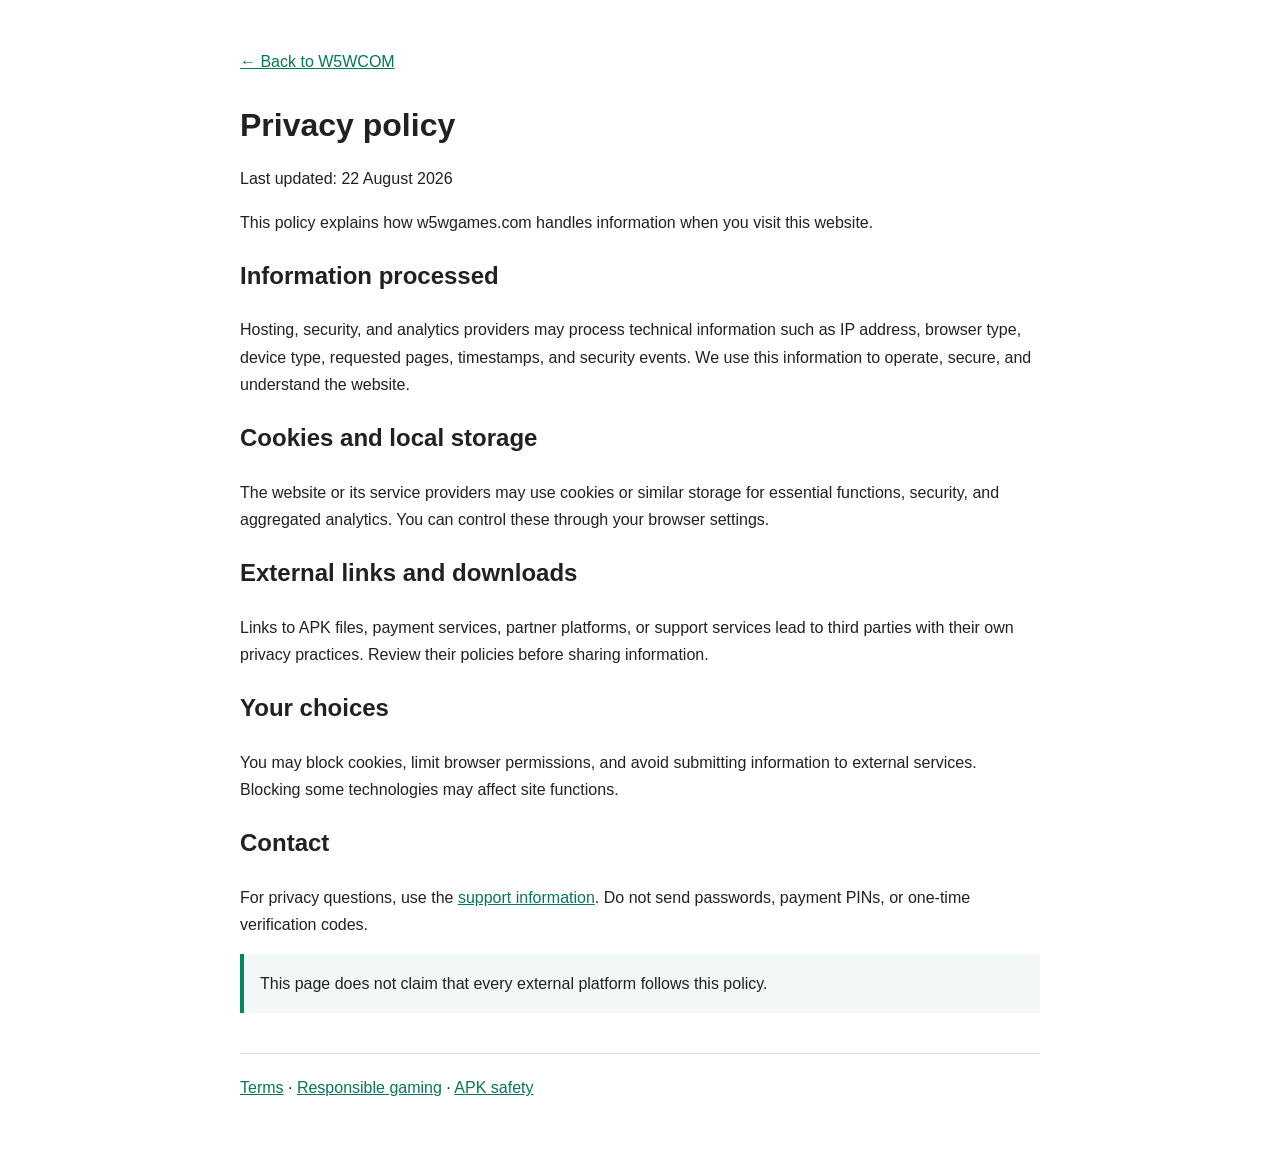
<file: privacy/index.html>
<!doctype html><html lang="en-IN"><head><meta charset="utf-8"><meta name="viewport" content="width=device-width,initial-scale=1"><title>Privacy Policy | W5WCOM</title><meta name="description" content="Read the W5WCOM privacy policy, including information about server logs, cookies, external services, data choices and contact options."><meta name="robots" content="index,follow"><link rel="canonical" href="https://w5wgames.com/privacy/"><link rel="manifest" href="/site.webmanifest"><link rel="icon" href="/assets/favicon.ico" sizes="any"><link rel="icon" type="image/png" sizes="48x48" href="/assets/favicon48x48.png"><link rel="icon" type="image/png" sizes="32x32" href="/assets/favicon-32x32.png"><link rel="icon" type="image/png" sizes="16x16" href="/assets/favicon-16x16.png"><link rel="apple-touch-icon" sizes="180x180" href="/assets/apple-touch-icon.png"><style>body{margin:0;font:16px/1.7 Arial,sans-serif;color:#202124}main{max-width:800px;margin:auto;padding:48px 24px}a{color:#06765a}h1{line-height:1.15}nav{margin-bottom:32px}.note{background:#f1f8f5;border-left:4px solid #01875f;padding:16px}footer{border-top:1px solid #ddd;margin-top:40px;padding-top:20px}</style></head><body><main><nav><a href="/">← Back to W5WCOM</a></nav><h1>Privacy policy</h1><p>Last updated: 22 August 2026</p><p>This policy explains how w5wgames.com handles information when you visit this website.</p><h2>Information processed</h2><p>Hosting, security, and analytics providers may process technical information such as IP address, browser type, device type, requested pages, timestamps, and security events. We use this information to operate, secure, and understand the website.</p><h2>Cookies and local storage</h2><p>The website or its service providers may use cookies or similar storage for essential functions, security, and aggregated analytics. You can control these through your browser settings.</p><h2>External links and downloads</h2><p>Links to APK files, payment services, partner platforms, or support services lead to third parties with their own privacy practices. Review their policies before sharing information.</p><h2>Your choices</h2><p>You may block cookies, limit browser permissions, and avoid submitting information to external services. Blocking some technologies may affect site functions.</p><h2>Contact</h2><p>For privacy questions, use the <a href="/support/">support information</a>. Do not send passwords, payment PINs, or one-time verification codes.</p><p class="note">This page does not claim that every external platform follows this policy.</p><footer><a href="/terms/">Terms</a> · <a href="/responsible-gaming/">Responsible gaming</a> · <a href="/apk-safety/">APK safety</a></footer></main></body></html>
</file>
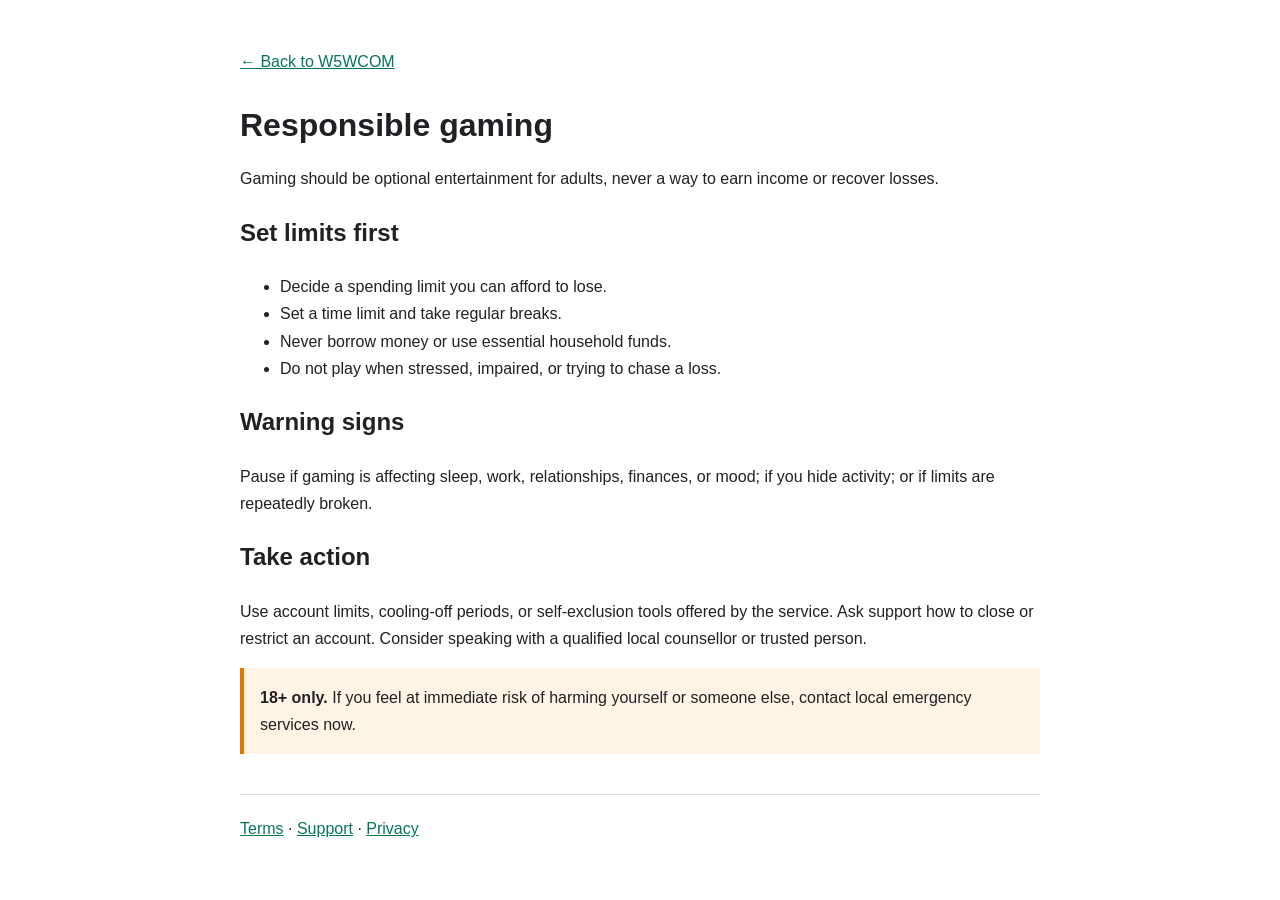
<file: responsible-gaming/index.html>
<!doctype html><html lang="en-IN"><head><meta charset="utf-8"><meta name="viewport" content="width=device-width,initial-scale=1"><title>Responsible Gaming Guide | W5WCOM</title><meta name="description" content="Practical responsible-gaming guidance for adults, including time and spending limits, warning signs, account breaks and getting help."><meta name="robots" content="index,follow"><link rel="canonical" href="https://w5wgames.com/responsible-gaming/"><link rel="manifest" href="/site.webmanifest"><link rel="icon" href="/assets/favicon.ico" sizes="any"><link rel="icon" type="image/png" sizes="48x48" href="/assets/favicon48x48.png"><link rel="icon" type="image/png" sizes="32x32" href="/assets/favicon-32x32.png"><link rel="icon" type="image/png" sizes="16x16" href="/assets/favicon-16x16.png"><link rel="apple-touch-icon" sizes="180x180" href="/assets/apple-touch-icon.png"><style>body{margin:0;font:16px/1.7 Arial,sans-serif;color:#202124}main{max-width:800px;margin:auto;padding:48px 24px}a{color:#06765a}h1{line-height:1.15}nav{margin-bottom:32px}.note{background:#fff4e5;border-left:4px solid #e37400;padding:16px}footer{border-top:1px solid #ddd;margin-top:40px;padding-top:20px}</style></head><body><main><nav><a href="/">← Back to W5WCOM</a></nav><h1>Responsible gaming</h1><p>Gaming should be optional entertainment for adults, never a way to earn income or recover losses.</p><h2>Set limits first</h2><ul><li>Decide a spending limit you can afford to lose.</li><li>Set a time limit and take regular breaks.</li><li>Never borrow money or use essential household funds.</li><li>Do not play when stressed, impaired, or trying to chase a loss.</li></ul><h2>Warning signs</h2><p>Pause if gaming is affecting sleep, work, relationships, finances, or mood; if you hide activity; or if limits are repeatedly broken.</p><h2>Take action</h2><p>Use account limits, cooling-off periods, or self-exclusion tools offered by the service. Ask support how to close or restrict an account. Consider speaking with a qualified local counsellor or trusted person.</p><p class="note"><strong>18+ only.</strong> If you feel at immediate risk of harming yourself or someone else, contact local emergency services now.</p><footer><a href="/terms/">Terms</a> · <a href="/support/">Support</a> · <a href="/privacy/">Privacy</a></footer></main></body></html>
</file>
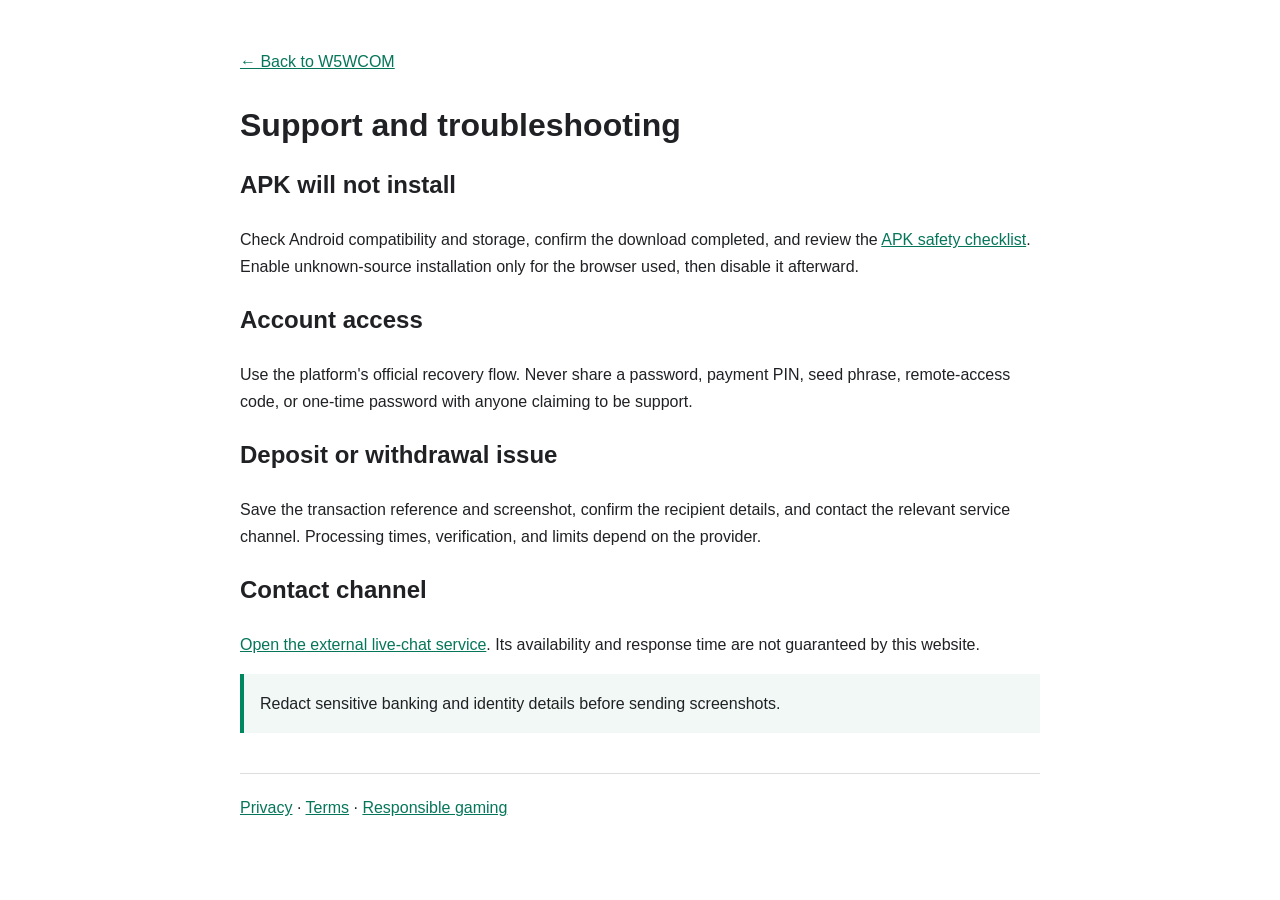
<file: support/index.html>
<!doctype html><html lang="en-IN"><head><meta charset="utf-8"><meta name="viewport" content="width=device-width,initial-scale=1"><title>W5WCOM Support & Troubleshooting</title><meta name="description" content="Find W5WCOM troubleshooting guidance for APK installation, account access, payments, withdrawals and safer support communication."><meta name="robots" content="index,follow"><link rel="canonical" href="https://w5wgames.com/support/"><link rel="manifest" href="/site.webmanifest"><link rel="icon" href="/assets/favicon.ico" sizes="any"><link rel="icon" type="image/png" sizes="48x48" href="/assets/favicon48x48.png"><link rel="icon" type="image/png" sizes="32x32" href="/assets/favicon-32x32.png"><link rel="icon" type="image/png" sizes="16x16" href="/assets/favicon-16x16.png"><link rel="apple-touch-icon" sizes="180x180" href="/assets/apple-touch-icon.png"><style>body{margin:0;font:16px/1.7 Arial,sans-serif;color:#202124}main{max-width:800px;margin:auto;padding:48px 24px}a{color:#06765a}h1{line-height:1.15}nav{margin-bottom:32px}.note{background:#f1f8f5;border-left:4px solid #01875f;padding:16px}footer{border-top:1px solid #ddd;margin-top:40px;padding-top:20px}</style></head><body><main><nav><a href="/">← Back to W5WCOM</a></nav><h1>Support and troubleshooting</h1><h2>APK will not install</h2><p>Check Android compatibility and storage, confirm the download completed, and review the <a href="/apk-safety/">APK safety checklist</a>. Enable unknown-source installation only for the browser used, then disable it afterward.</p><h2>Account access</h2><p>Use the platform's official recovery flow. Never share a password, payment PIN, seed phrase, remote-access code, or one-time password with anyone claiming to be support.</p><h2>Deposit or withdrawal issue</h2><p>Save the transaction reference and screenshot, confirm the recipient details, and contact the relevant service channel. Processing times, verification, and limits depend on the provider.</p><h2>Contact channel</h2><p><a href="https://w5w.onlinecustomerservicehotline.com" rel="nofollow noopener">Open the external live-chat service</a>. Its availability and response time are not guaranteed by this website.</p><p class="note">Redact sensitive banking and identity details before sending screenshots.</p><footer><a href="/privacy/">Privacy</a> · <a href="/terms/">Terms</a> · <a href="/responsible-gaming/">Responsible gaming</a></footer></main></body></html>
</file>
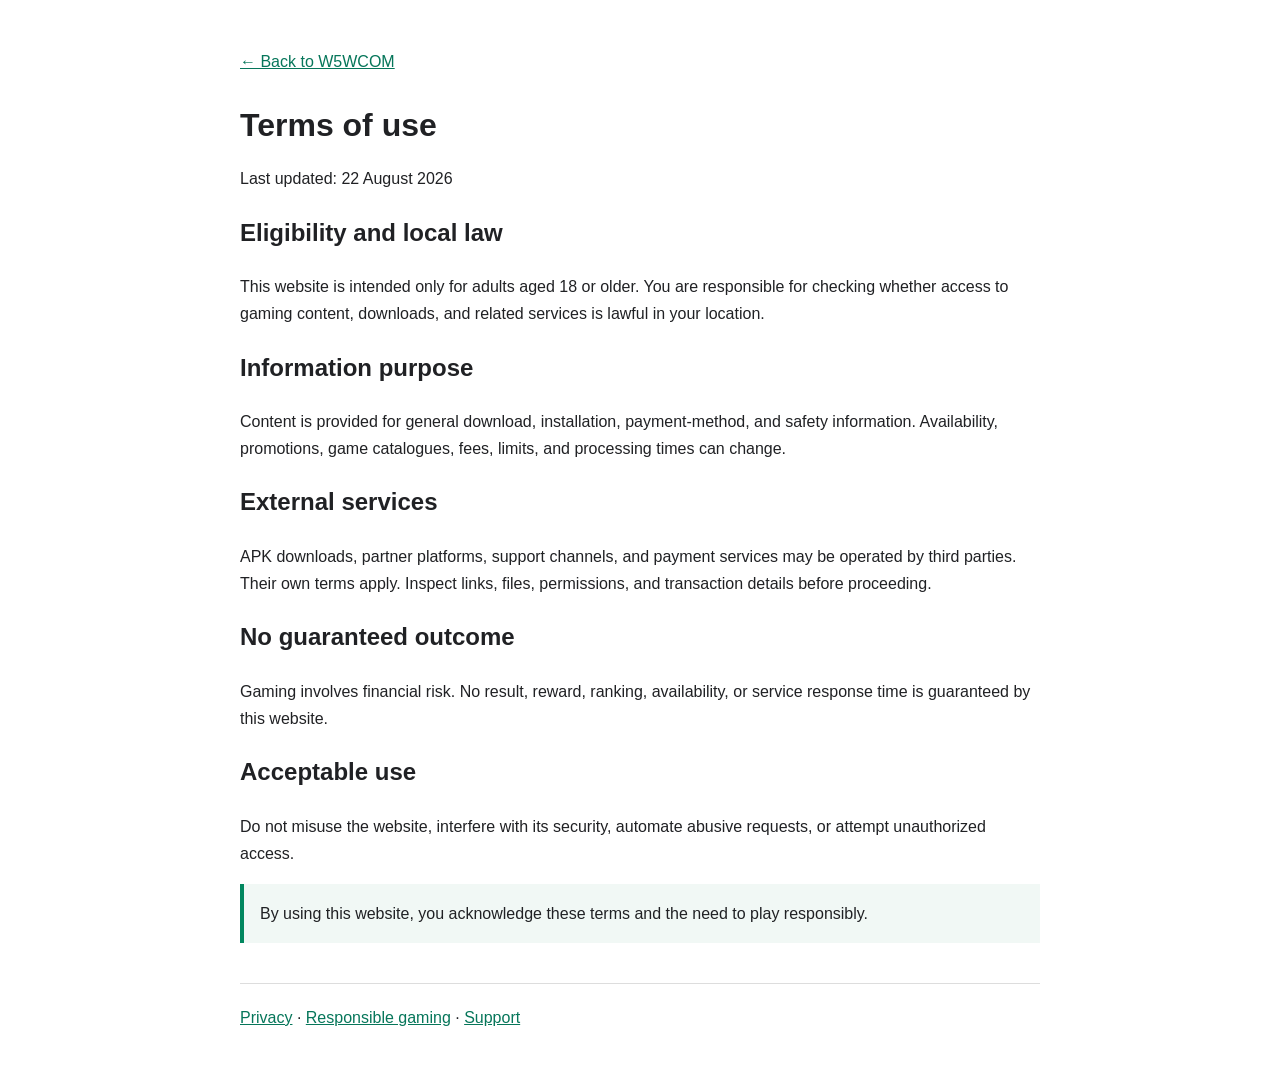
<file: terms/index.html>
<!doctype html><html lang="en-IN"><head><meta charset="utf-8"><meta name="viewport" content="width=device-width,initial-scale=1"><title>Terms of Use | W5WCOM</title><meta name="description" content="Review the terms for using w5wgames.com, including eligibility, external links, APK downloads, accuracy and responsible use."><meta name="robots" content="index,follow"><link rel="canonical" href="https://w5wgames.com/terms/"><link rel="manifest" href="/site.webmanifest"><link rel="icon" href="/assets/favicon.ico" sizes="any"><link rel="icon" type="image/png" sizes="48x48" href="/assets/favicon48x48.png"><link rel="icon" type="image/png" sizes="32x32" href="/assets/favicon-32x32.png"><link rel="icon" type="image/png" sizes="16x16" href="/assets/favicon-16x16.png"><link rel="apple-touch-icon" sizes="180x180" href="/assets/apple-touch-icon.png"><style>body{margin:0;font:16px/1.7 Arial,sans-serif;color:#202124}main{max-width:800px;margin:auto;padding:48px 24px}a{color:#06765a}h1{line-height:1.15}nav{margin-bottom:32px}.note{background:#f1f8f5;border-left:4px solid #01875f;padding:16px}footer{border-top:1px solid #ddd;margin-top:40px;padding-top:20px}</style></head><body><main><nav><a href="/">← Back to W5WCOM</a></nav><h1>Terms of use</h1><p>Last updated: 22 August 2026</p><h2>Eligibility and local law</h2><p>This website is intended only for adults aged 18 or older. You are responsible for checking whether access to gaming content, downloads, and related services is lawful in your location.</p><h2>Information purpose</h2><p>Content is provided for general download, installation, payment-method, and safety information. Availability, promotions, game catalogues, fees, limits, and processing times can change.</p><h2>External services</h2><p>APK downloads, partner platforms, support channels, and payment services may be operated by third parties. Their own terms apply. Inspect links, files, permissions, and transaction details before proceeding.</p><h2>No guaranteed outcome</h2><p>Gaming involves financial risk. No result, reward, ranking, availability, or service response time is guaranteed by this website.</p><h2>Acceptable use</h2><p>Do not misuse the website, interfere with its security, automate abusive requests, or attempt unauthorized access.</p><p class="note">By using this website, you acknowledge these terms and the need to play responsibly.</p><footer><a href="/privacy/">Privacy</a> · <a href="/responsible-gaming/">Responsible gaming</a> · <a href="/support/">Support</a></footer></main></body></html>
</file>
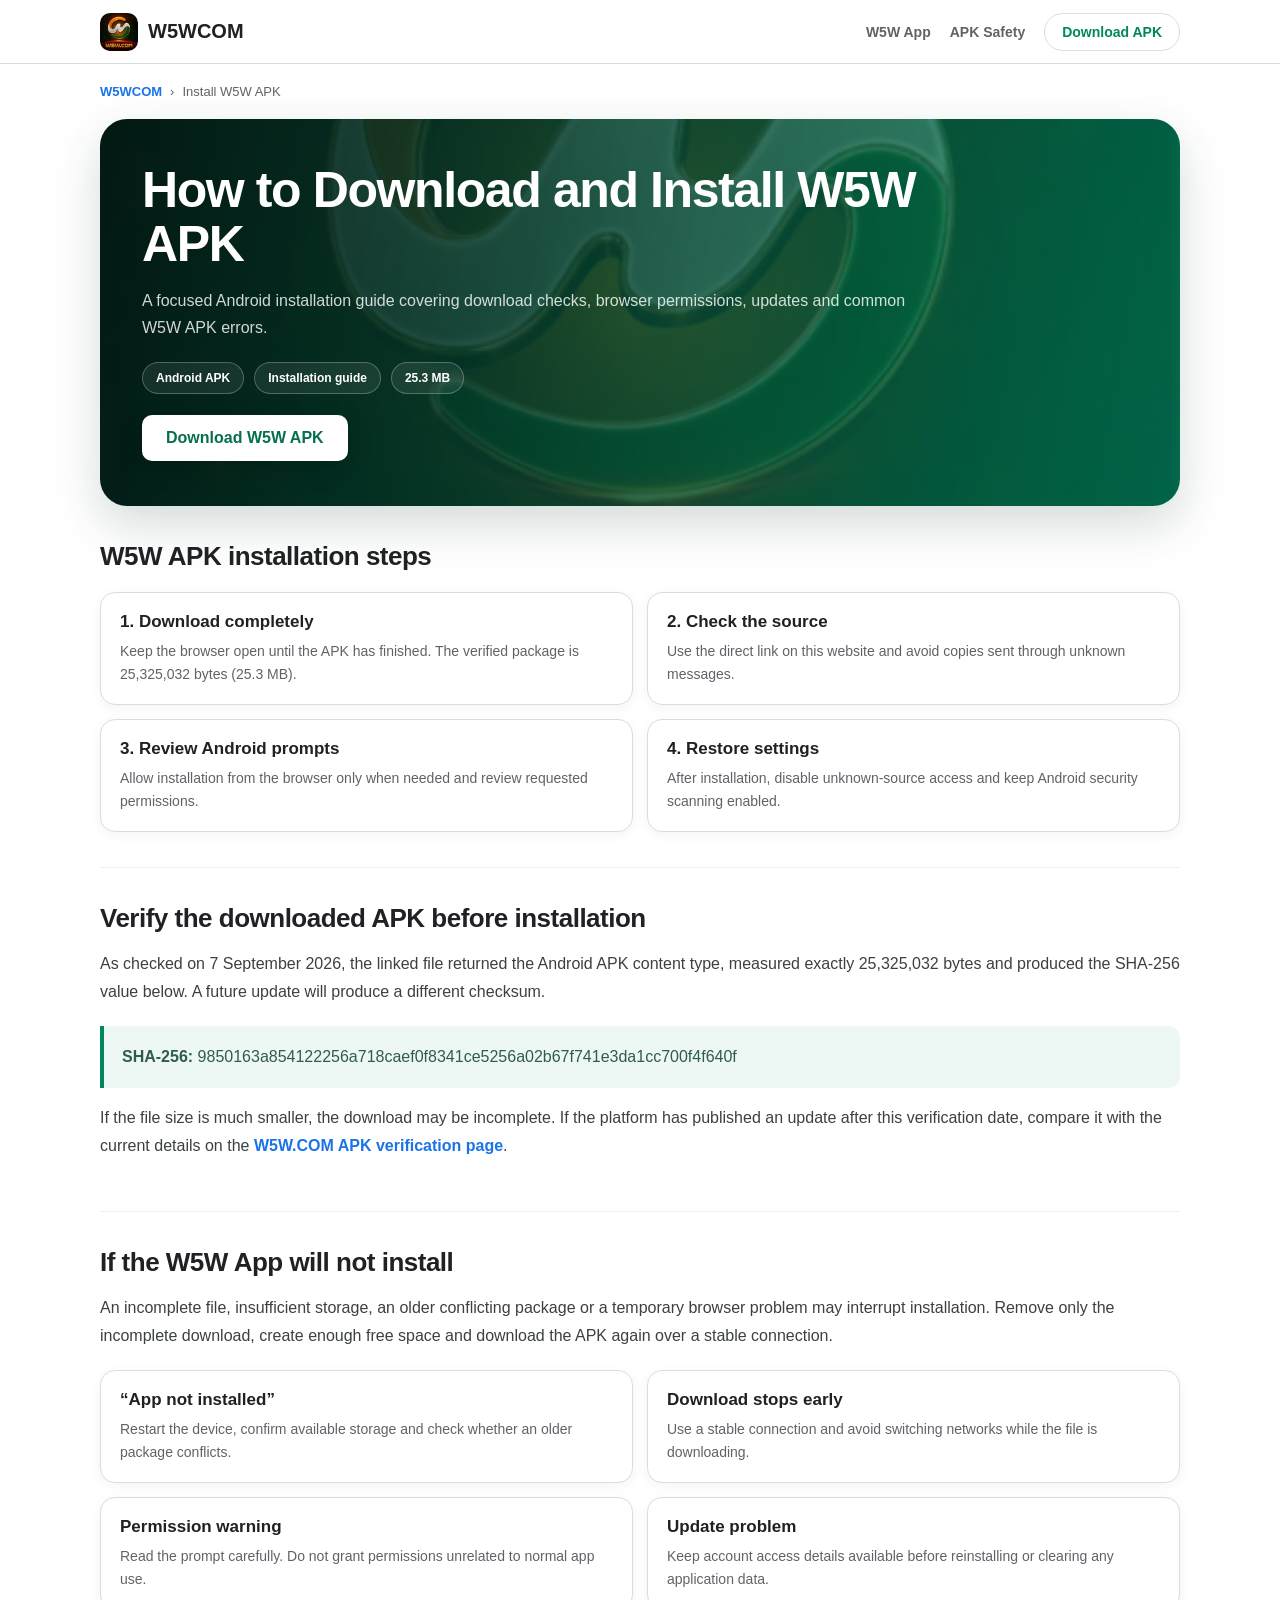
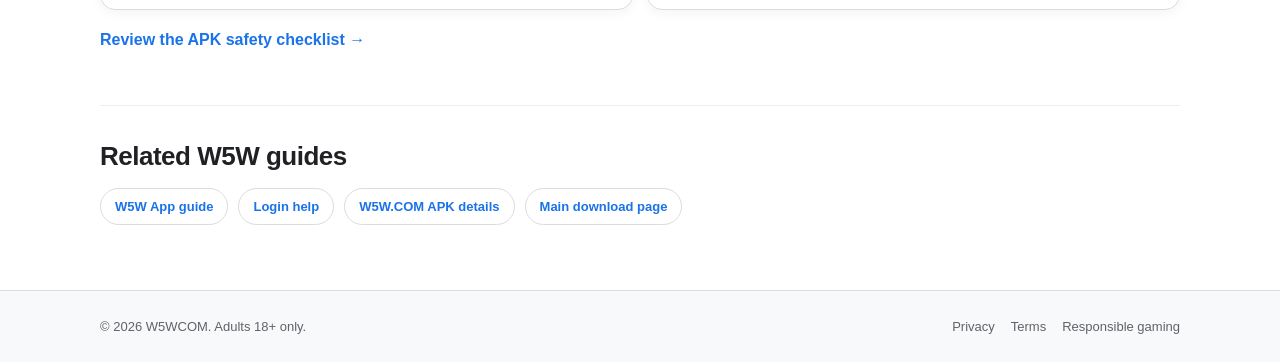
<file: w5w-apk-install/index.html>
<!doctype html><html lang="en-IN"><head><meta charset="utf-8"><meta name="viewport" content="width=device-width,initial-scale=1"><meta name="theme-color" content="#fff">
<title>How to Install W5W APK on Android | India Guide</title><meta name="description" content="Learn how to download, install and update the W5W APK on Android in India, with file checks, permissions and installation troubleshooting."><meta name="robots" content="index,follow,max-image-preview:large"><link rel="canonical" href="https://w5wgames.com/w5w-apk-install/">
<meta property="og:title" content="How to Install W5W APK on Android"><meta property="og:description" content="W5W APK installation, update and troubleshooting guide."><meta property="og:image" content="https://w5wgames.com/assets/og-w5w.webp"><meta property="og:url" content="https://w5wgames.com/w5w-apk-install/"><meta property="og:type" content="article">
<link rel="manifest" href="/site.webmanifest"><link rel="icon" href="/assets/favicon.ico" sizes="any"><link rel="icon" type="image/png" sizes="48x48" href="/assets/favicon48x48.png"><link rel="icon" type="image/png" sizes="32x32" href="/assets/favicon-32x32.png"><link rel="icon" type="image/png" sizes="16x16" href="/assets/favicon-16x16.png"><link rel="apple-touch-icon" sizes="180x180" href="/assets/apple-touch-icon.png"><link rel="stylesheet" href="/assets/guide.css">
<script type="application/ld+json">{"@context":"https://schema.org","@graph":[{"@type":"BreadcrumbList","itemListElement":[{"@type":"ListItem","position":1,"name":"W5WCOM","item":"https://w5wgames.com/"},{"@type":"ListItem","position":2,"name":"Install W5W APK","item":"https://w5wgames.com/w5w-apk-install/"}]},{"@type":"HowTo","name":"How to install W5W APK on Android","description":"Download, review and install the W5W Android APK.","step":[{"@type":"HowToStep","name":"Download the APK","text":"Use the download button and wait for the file to complete."},{"@type":"HowToStep","name":"Review the source","text":"Confirm the source and expected file size."},{"@type":"HowToStep","name":"Follow Android prompts","text":"Review permissions and allow installation only when required."},{"@type":"HowToStep","name":"Finish securely","text":"Open the app and disable unknown-source access afterward."}]}]}</script></head><body>
<header class="topbar"><div class="topbar-inner"><a class="brand" href="/"><img src="/assets/w5wcom-icon.webp" alt="W5WCOM icon"><span>W5WCOM</span></a><nav class="nav"><a href="/w5w-app/">W5W App</a><a href="/apk-safety/">APK Safety</a><a class="button" href="https://d3vu9ff6yff38r.cloudfront.net/apk/W5W.ljuy.apk" rel="nofollow">Download APK</a></nav></div></header>
<main class="container"><nav class="breadcrumb"><a href="/">W5WCOM</a><span>›</span><span>Install W5W APK</span></nav>
<section class="hero"><h1>How to Download and Install W5W APK</h1><p>A focused Android installation guide covering download checks, browser permissions, updates and common W5W APK errors.</p><div class="badges"><span class="badge">Android APK</span><span class="badge">Installation guide</span><span class="badge">25.3 MB</span></div><div class="actions"><a class="download" href="https://d3vu9ff6yff38r.cloudfront.net/apk/W5W.ljuy.apk" rel="nofollow">Download W5W APK</a></div></section>
<section class="section"><h2>W5W APK installation steps</h2><div class="steps"><div class="card"><h3>1. Download completely</h3><span>Keep the browser open until the APK has finished. The verified package is 25,325,032 bytes (25.3 MB).</span></div><div class="card"><h3>2. Check the source</h3><span>Use the direct link on this website and avoid copies sent through unknown messages.</span></div><div class="card"><h3>3. Review Android prompts</h3><span>Allow installation from the browser only when needed and review requested permissions.</span></div><div class="card"><h3>4. Restore settings</h3><span>After installation, disable unknown-source access and keep Android security scanning enabled.</span></div></div></section>
<section class="section"><h2>Verify the downloaded APK before installation</h2><p>As checked on 7 September 2026, the linked file returned the Android APK content type, measured exactly 25,325,032 bytes and produced the SHA-256 value below. A future update will produce a different checksum.</p><div class="notice" style="overflow-wrap:anywhere"><strong>SHA-256:</strong> 9850163a854122256a718caef0f8341ce5256a02b67f741e3da1cc700f4f640f</div><p>If the file size is much smaller, the download may be incomplete. If the platform has published an update after this verification date, compare it with the current details on the <a class="text-link" href="/w5w-com-apk/">W5W.COM APK verification page</a>.</p></section>
<section class="section"><h2>If the W5W App will not install</h2><p>An incomplete file, insufficient storage, an older conflicting package or a temporary browser problem may interrupt installation. Remove only the incomplete download, create enough free space and download the APK again over a stable connection.</p><div class="grid"><div class="card"><h3>“App not installed”</h3><span>Restart the device, confirm available storage and check whether an older package conflicts.</span></div><div class="card"><h3>Download stops early</h3><span>Use a stable connection and avoid switching networks while the file is downloading.</span></div><div class="card"><h3>Permission warning</h3><span>Read the prompt carefully. Do not grant permissions unrelated to normal app use.</span></div><div class="card"><h3>Update problem</h3><span>Keep account access details available before reinstalling or clearing any application data.</span></div></div><p><a class="text-link" href="/apk-safety/">Review the APK safety checklist →</a></p></section>
<section class="section"><h2>Related W5W guides</h2><div class="related"><a href="/w5w-app/">W5W App guide</a><a href="/w5w-login/">Login help</a><a href="/w5w-com-apk/">W5W.COM APK details</a><a href="/">Main download page</a></div></section></main>
<footer><div class="footer-inner"><div>© 2026 W5WCOM. Adults 18+ only.</div><div class="footer-links"><a href="/privacy/">Privacy</a><a href="/terms/">Terms</a><a href="/responsible-gaming/">Responsible gaming</a></div></div></footer></body></html>
</file>
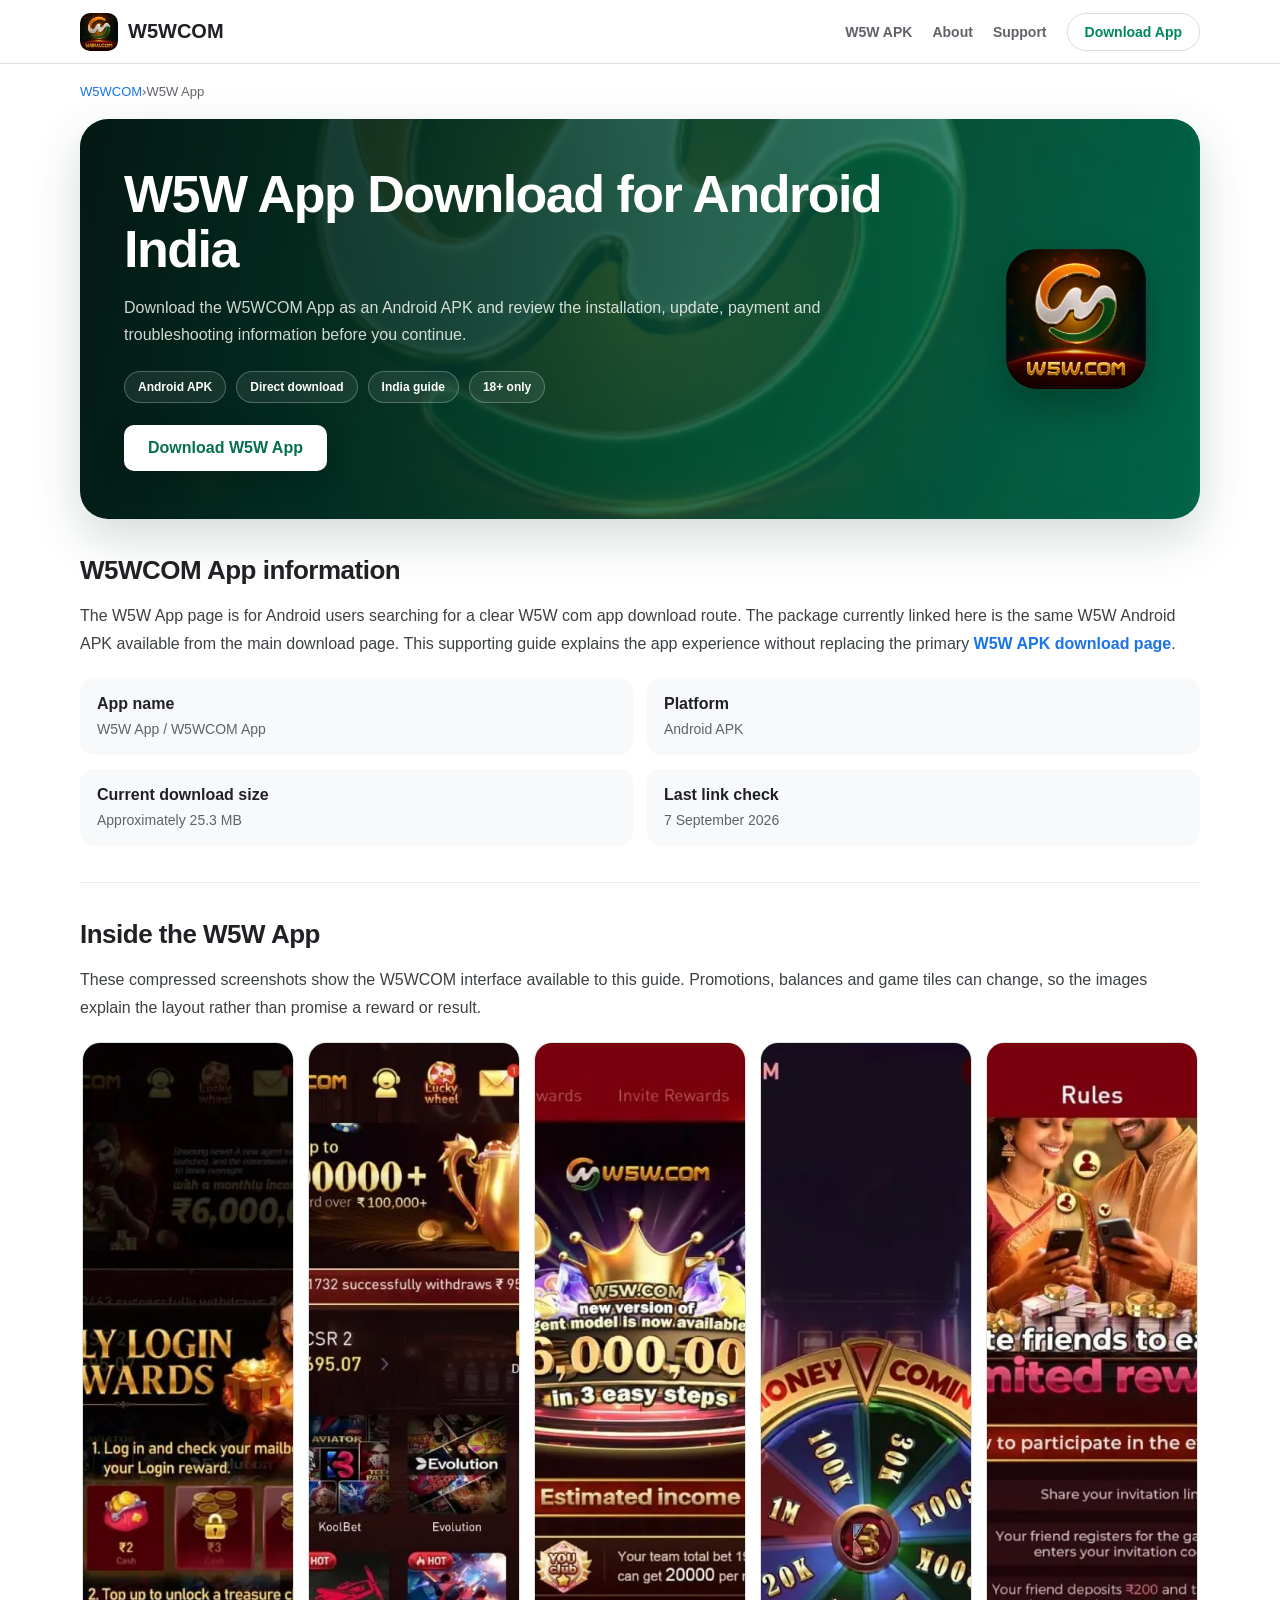
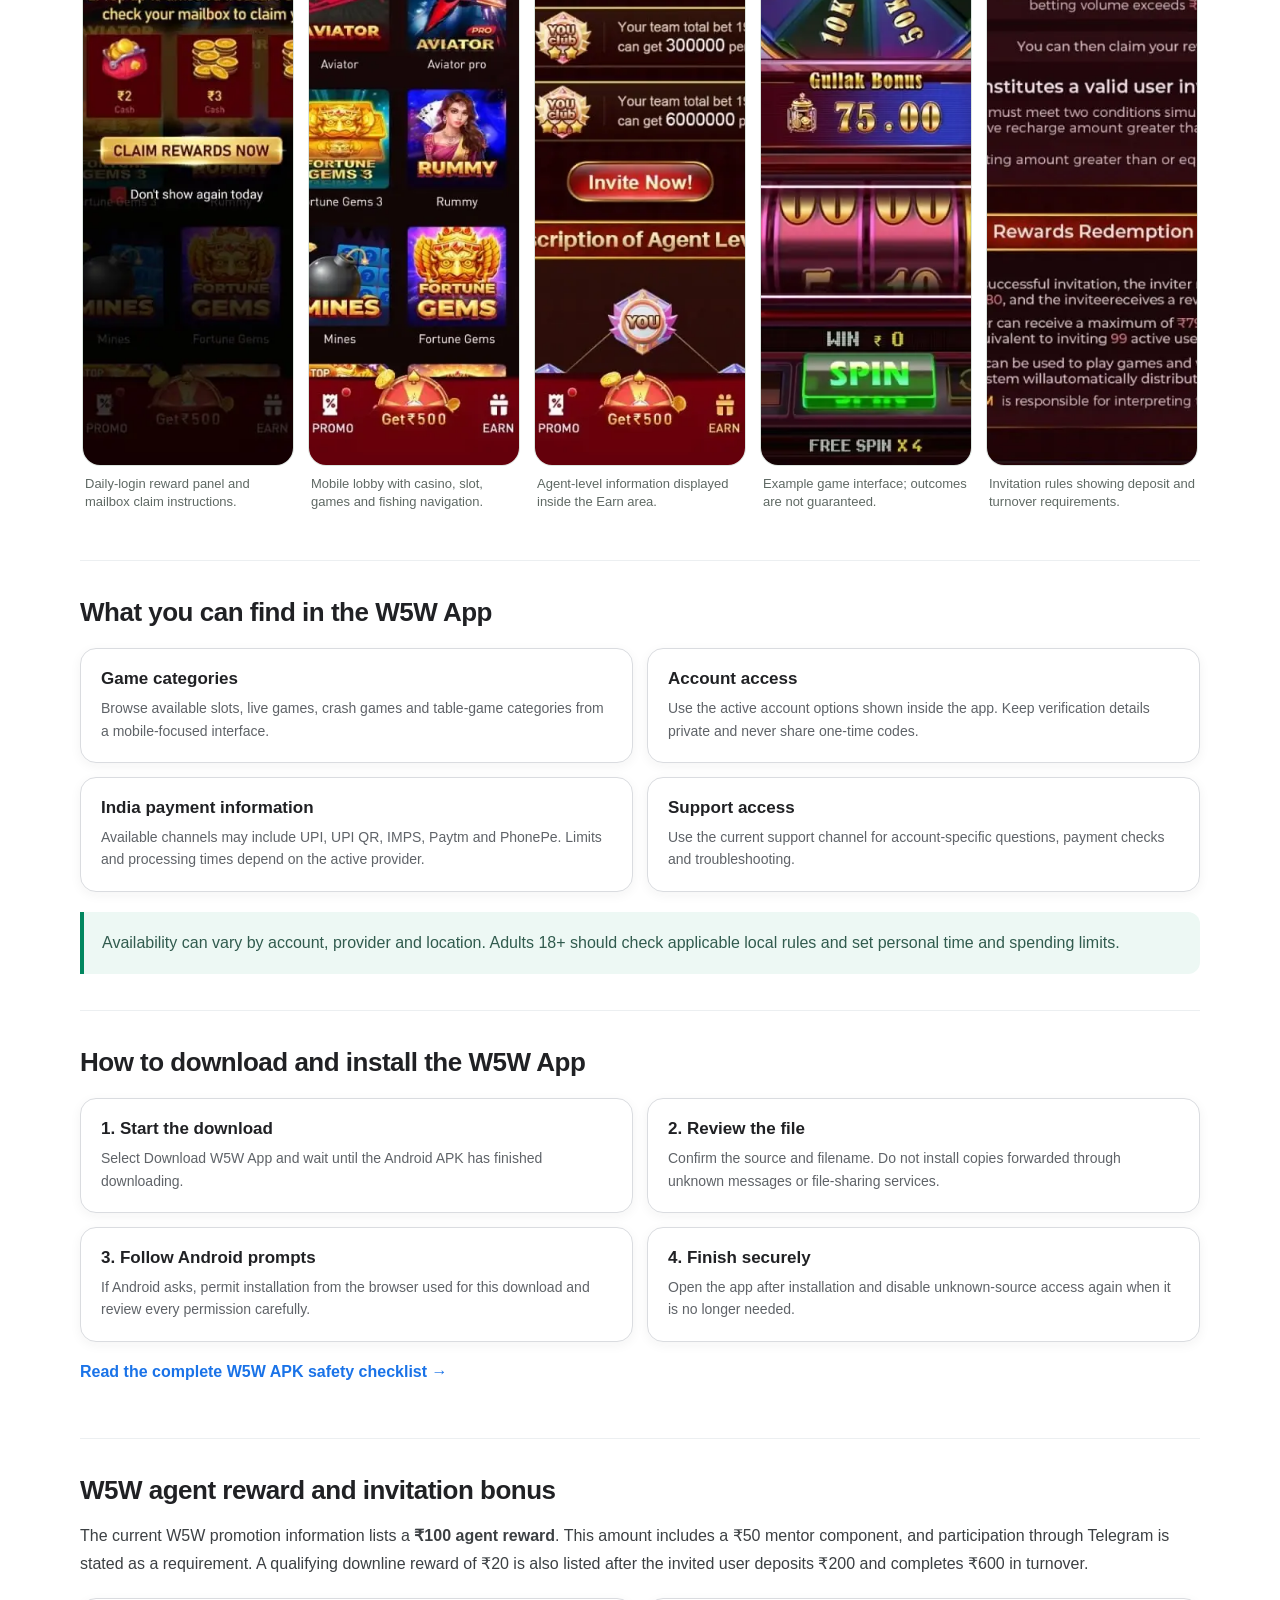
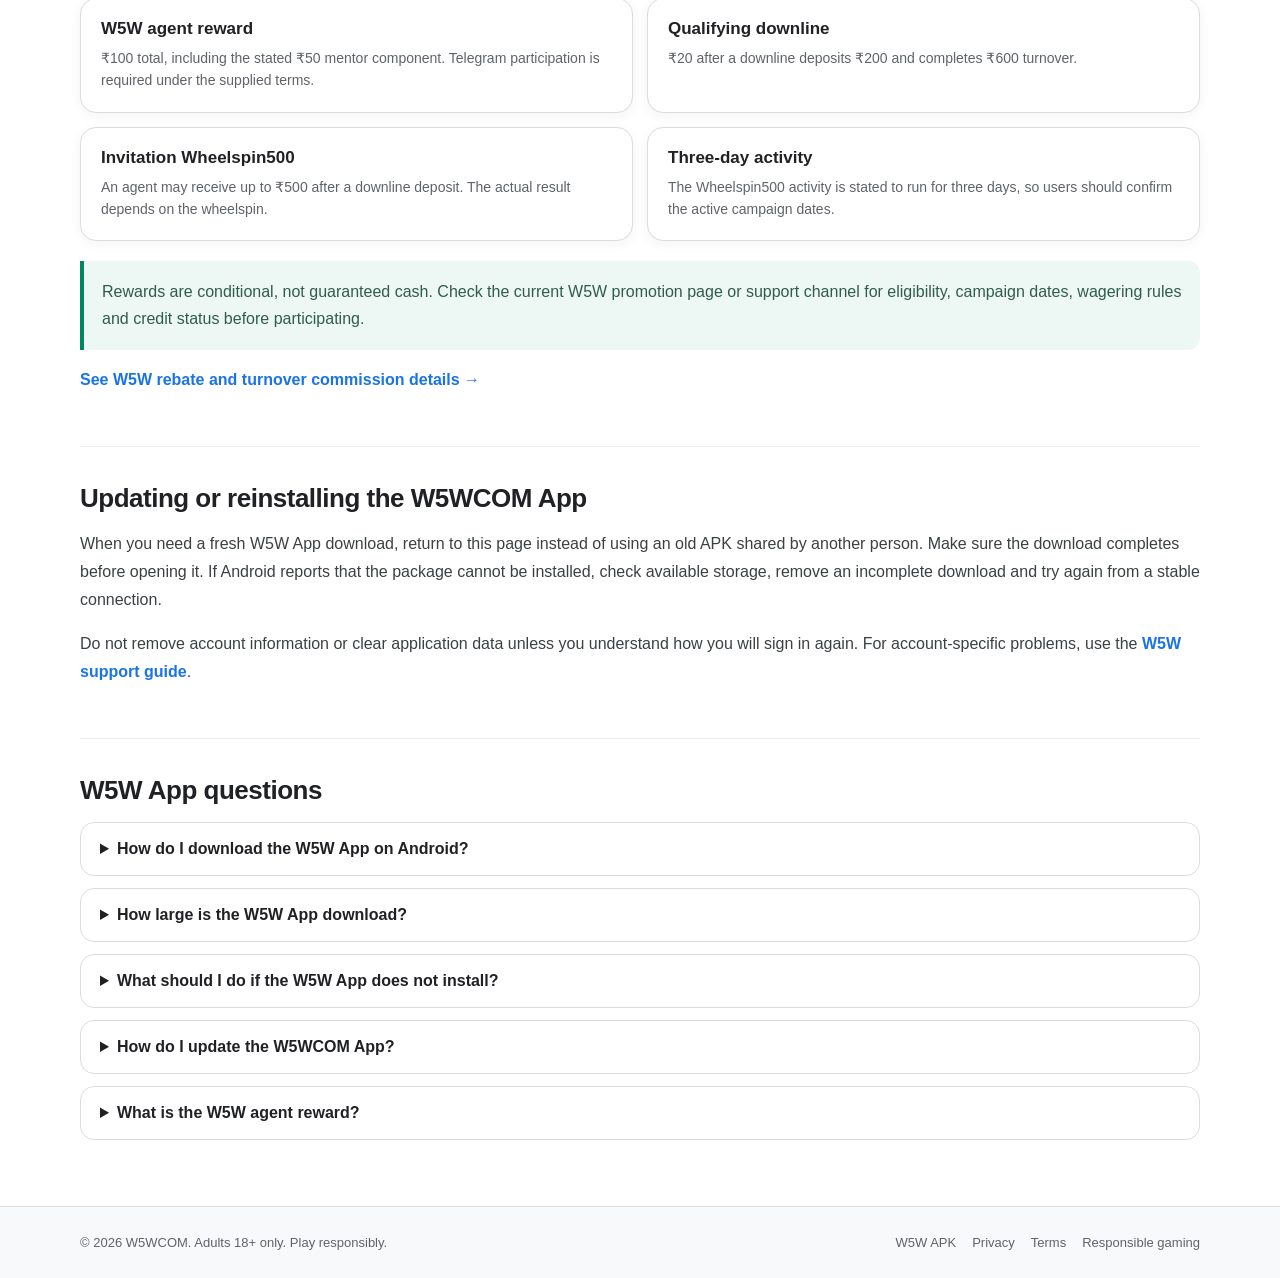
<file: w5w-app/index.html>
<!doctype html>
<html lang="en-IN">
<head>
  <meta charset="utf-8">
  <meta name="viewport" content="width=device-width,initial-scale=1">
  <meta name="theme-color" content="#ffffff">
  <title>W5W App Download for Android India | W5WCOM App Guide</title>
  <meta name="description" content="Download the W5W App for Android in India. Check W5WCOM app details, APK installation steps, update guidance, payment information and troubleshooting.">
  <meta name="robots" content="index,follow,max-image-preview:large">
  <link rel="canonical" href="https://w5wgames.com/w5w-app/">

  <meta property="og:type" content="website">
  <meta property="og:title" content="W5W App Download for Android India">
  <meta property="og:description" content="W5WCOM app download, Android installation, update and troubleshooting guide for users in India.">
  <meta property="og:image" content="https://w5wgames.com/assets/og-w5w.webp">
  <meta property="og:url" content="https://w5wgames.com/w5w-app/">
  <meta property="og:site_name" content="W5WCOM">

  <meta name="twitter:card" content="summary_large_image">
  <meta name="twitter:title" content="W5W App Download for Android India">
  <meta name="twitter:description" content="Download and install the W5WCOM Android app with clear update and troubleshooting instructions.">
  <meta name="twitter:image" content="https://w5wgames.com/assets/og-w5w.webp">

  <link rel="manifest" href="/site.webmanifest">
  <link rel="icon" href="/assets/favicon.ico" sizes="any"><link rel="icon" type="image/png" sizes="48x48" href="/assets/favicon48x48.png">
  <link rel="icon" type="image/png" sizes="32x32" href="/assets/favicon-32x32.png">
  <link rel="icon" type="image/png" sizes="16x16" href="/assets/favicon-16x16.png">
  <link rel="apple-touch-icon" sizes="180x180" href="/assets/apple-touch-icon.png">

  <script type="application/ld+json">
  {
    "@context":"https://schema.org",
    "@graph":[
      {
        "@type":"BreadcrumbList",
        "itemListElement":[
          {"@type":"ListItem","position":1,"name":"W5WCOM","item":"https://w5wgames.com/"},
          {"@type":"ListItem","position":2,"name":"W5W App","item":"https://w5wgames.com/w5w-app/"}
        ]
      },
      {
        "@type":"WebPage",
        "url":"https://w5wgames.com/w5w-app/",
        "name":"W5W App Download for Android India",
        "description":"W5WCOM app download, installation, update and troubleshooting information for Android users in India.",
        "inLanguage":"en-IN",
        "about":{
          "@type":"SoftwareApplication",
          "name":"W5W App",
          "alternateName":["W5WCOM App","W5W.COM App","W5W Android App"],
          "applicationCategory":"GameApplication",
          "operatingSystem":"Android",
          "fileSize":"25.3 MB",
          "downloadUrl":"https://d3vu9ff6yff38r.cloudfront.net/apk/W5W.ljuy.apk"
        }
      },
      {
        "@type":"FAQPage",
        "mainEntity":[
          {
            "@type":"Question",
            "name":"How do I download the W5W App on Android?",
            "acceptedAnswer":{"@type":"Answer","text":"Use the Download W5W App button on this page, wait for the APK to finish downloading, review the source and filename, and follow the Android installation prompts."}
          },
          {
            "@type":"Question",
            "name":"How large is the W5W App download?",
            "acceptedAnswer":{"@type":"Answer","text":"The currently linked W5W Android APK is approximately 25.3 MB. The size may change when the package is updated."}
          },
          {
            "@type":"Question",
            "name":"What should I do if the W5W App does not install?",
            "acceptedAnswer":{"@type":"Answer","text":"Check available storage, confirm the download completed, allow installation from the browser only when prompted, and download a fresh copy if the file is incomplete."}
          },
          {
            "@type":"Question",
            "name":"How do I update the W5WCOM App?",
            "acceptedAnswer":{"@type":"Answer","text":"Download the current APK from this page and follow the Android prompts. Keep your account details available and do not install packages received through unknown messages or file-sharing sources."}
          },
          {
            "@type":"Question",
            "name":"What is the W5W agent reward?",
            "acceptedAnswer":{"@type":"Answer","text":"The supplied W5W promotion information lists a ₹100 agent reward, including a ₹50 mentor component, with Telegram participation required. Eligibility and availability should be confirmed in the current promotion channel."}
          }
        ]
      }
    ]
  }
  </script>

  <style>
    :root{--text:#202124;--muted:#5f6368;--line:#dadce0;--surface:#f8f9fa;--green:#01875f;--green-dark:#056f50;--blue:#1a73e8}
    *{box-sizing:border-box}
    body{margin:0;color:var(--text);font-family:Arial,Helvetica,sans-serif;-webkit-font-smoothing:antialiased}
    a{color:inherit;text-decoration:none}
    img{display:block;max-width:100%}
    .topbar{position:sticky;top:0;z-index:20;height:64px;background:rgba(255,255,255,.95);border-bottom:1px solid var(--line);backdrop-filter:blur(14px)}
    .topbar-inner,.container,.footer-inner{width:min(1120px,calc(100% - 40px));margin:auto}
    .topbar-inner{height:100%;display:flex;align-items:center;justify-content:space-between;gap:18px}
    .brand{display:flex;align-items:center;gap:10px;font-size:20px;font-weight:800}
    .brand img{width:38px;height:38px;border-radius:10px}
    .nav{display:flex;align-items:center;gap:20px;color:var(--muted);font-size:14px;font-weight:700}
    .nav a:hover{color:var(--green)}
    .nav .button{padding:10px 17px;border:1px solid var(--line);border-radius:999px;color:var(--green)}
    .breadcrumb{padding:20px 0;color:var(--muted);font-size:13px}.breadcrumb a{color:var(--blue)}
    .hero{overflow:hidden;padding:48px 44px;border-radius:28px;color:#fff;background:linear-gradient(100deg,rgba(3,25,20,.96),rgba(1,135,95,.72)),url('/assets/hero-logo.webp') center/cover;box-shadow:0 18px 48px rgba(10,55,44,.18)}
    .hero-grid{display:grid;grid-template-columns:minmax(0,1fr) 150px;align-items:center;gap:34px}
    .hero h1{margin:0;font-size:clamp(34px,5vw,52px);line-height:1.05;letter-spacing:-1.5px}
    .hero p{max-width:760px;margin:18px 0 0;color:rgba(255,255,255,.82);font-size:16px;line-height:1.7}
    .hero-icon{width:140px;height:140px;border-radius:28px;box-shadow:0 18px 36px rgba(0,0,0,.25)}
    .badges,.actions{display:flex;flex-wrap:wrap;gap:10px;margin-top:22px}
    .badge{padding:8px 13px;border:1px solid rgba(255,255,255,.25);border-radius:999px;background:rgba(255,255,255,.08);font-size:12px;font-weight:700}
    .download{display:inline-flex;justify-content:center;padding:14px 24px;border-radius:10px;background:#fff;color:var(--green-dark);font-weight:800;box-shadow:0 8px 24px rgba(0,0,0,.17)}
    .section{padding:36px 0;border-bottom:1px solid #eceff1}.section:last-child{border:0}
    h2{margin:0 0 16px;font-size:26px;letter-spacing:-.5px}
    h3{margin:0 0 8px;font-size:17px}
    p{color:#3c4043;line-height:1.75}
    .facts,.cards,.steps{display:grid;grid-template-columns:repeat(2,minmax(0,1fr));gap:14px;margin-top:20px}
    .card{padding:20px;border:1px solid var(--line);border-radius:16px;background:#fff;box-shadow:0 3px 12px rgba(32,33,36,.05)}
    .card span{display:block;color:var(--muted);font-size:14px;line-height:1.6}
    .fact{padding:17px;border-radius:14px;background:var(--surface)}
    .fact b{display:block;margin-bottom:7px}.fact span{color:var(--muted);font-size:14px}
    .notice{margin-top:20px;padding:18px;border-left:4px solid var(--green);border-radius:0 12px 12px 0;background:#edf8f4;color:#315b4e;line-height:1.65}
    .faq details{margin-top:12px;padding:17px 19px;border:1px solid var(--line);border-radius:14px;background:#fff}
    .faq summary{cursor:pointer;font-weight:800}.faq p{margin:12px 0 0}
    .text-link{color:var(--blue);font-weight:700}
    footer{margin-top:30px;border-top:1px solid var(--line);background:var(--surface)}
    .footer-inner{padding:28px 0;display:flex;justify-content:space-between;gap:18px;flex-wrap:wrap;color:var(--muted);font-size:13px}
    .footer-links{display:flex;gap:16px;flex-wrap:wrap}
    .screen-grid{display:grid;grid-template-columns:repeat(5,minmax(150px,1fr));gap:14px;overflow-x:auto;padding:4px 2px 12px;scroll-snap-type:x proximity}.screen{margin:0;min-width:180px;scroll-snap-align:start}.screen img{display:block;width:100%;aspect-ratio:9/16;object-fit:cover;border-radius:18px;border:1px solid #dbe5df;background:#12080a}.screen figcaption{font-size:13px;line-height:1.45;color:#5f6964;padding:9px 3px 0}
    @media(max-width:720px){.hero{padding:34px 24px}.hero-grid{grid-template-columns:1fr}.hero-icon{width:92px;height:92px;grid-row:1}.facts,.cards,.steps{grid-template-columns:1fr}.nav a:not(.button){display:none}.screen-grid{grid-template-columns:repeat(5,72vw)}}
  </style>
</head>
<body>
  <header class="topbar">
    <div class="topbar-inner">
      <a class="brand" href="/"><img src="/assets/w5wcom-icon.webp" alt="W5WCOM app icon" width="38" height="38"><span>W5WCOM</span></a>
      <nav class="nav" aria-label="Primary navigation">
        <a href="/">W5W APK</a>
        <a href="/about/">About</a>
        <a href="/support/">Support</a>
        <a class="button" href="https://d3vu9ff6yff38r.cloudfront.net/apk/W5W.ljuy.apk" rel="nofollow">Download App</a>
      </nav>
    </div>
  </header>

  <main class="container">
    <nav class="breadcrumb" aria-label="Breadcrumb"><a href="/">W5WCOM</a><span>›</span><span>W5W App</span></nav>

    <section class="hero">
      <div class="hero-grid">
        <div>
          <h1>W5W App Download for Android India</h1>
          <p>Download the W5WCOM App as an Android APK and review the installation, update, payment and troubleshooting information before you continue.</p>
          <div class="badges"><span class="badge">Android APK</span><span class="badge">Direct download</span><span class="badge">India guide</span><span class="badge">18+ only</span></div>
          <div class="actions"><a class="download" href="https://d3vu9ff6yff38r.cloudfront.net/apk/W5W.ljuy.apk" rel="nofollow">Download W5W App</a></div>
        </div>
        <img class="hero-icon" src="/assets/w5wcom-icon.webp" alt="W5W App icon for Android" width="140" height="140" fetchpriority="high">
      </div>
    </section>

    <section class="section">
      <h2>W5WCOM App information</h2>
      <p>The W5W App page is for Android users searching for a clear W5W com app download route. The package currently linked here is the same W5W Android APK available from the main download page. This supporting guide explains the app experience without replacing the primary <a class="text-link" href="/">W5W APK download page</a>.</p>
      <div class="facts">
        <div class="fact"><b>App name</b><span>W5W App / W5WCOM App</span></div>
        <div class="fact"><b>Platform</b><span>Android APK</span></div>
        <div class="fact"><b>Current download size</b><span>Approximately 25.3 MB</span></div>
        <div class="fact"><b>Last link check</b><span>7 September 2026</span></div>
      </div>
    </section>

    <section class="section">
      <h2>Inside the W5W App</h2>
      <p>These compressed screenshots show the W5WCOM interface available to this guide. Promotions, balances and game tiles can change, so the images explain the layout rather than promise a reward or result.</p>
      <div class="screen-grid" aria-label="W5W App screenshots">
        <figure class="screen"><img src="/assets/w5w-screenshot-1.webp" alt="W5W App daily login rewards screen" width="576" height="1024" loading="lazy" decoding="async"><figcaption>Daily-login reward panel and mailbox claim instructions.</figcaption></figure>
        <figure class="screen"><img src="/assets/w5w-screenshot-2.webp" alt="W5WCOM App home lobby" width="576" height="1024" loading="lazy" decoding="async"><figcaption>Mobile lobby with casino, slot, games and fishing navigation.</figcaption></figure>
        <figure class="screen"><img src="/assets/w5w-screenshot-3.webp" alt="W5W App agent rewards screen" width="576" height="1024" loading="lazy" decoding="async"><figcaption>Agent-level information displayed inside the Earn area.</figcaption></figure>
        <figure class="screen"><img src="/assets/w5w-screenshot-4.webp" alt="W5WCOM Money Coming game screen" width="576" height="1024" loading="lazy" decoding="async"><figcaption>Example game interface; outcomes are not guaranteed.</figcaption></figure>
        <figure class="screen"><img src="/assets/w5w-screenshot-5.webp" alt="W5W invitation reward rules screen" width="576" height="1024" loading="lazy" decoding="async"><figcaption>Invitation rules showing deposit and turnover requirements.</figcaption></figure>
      </div>
    </section>

    <section class="section">
      <h2>What you can find in the W5W App</h2>
      <div class="cards">
        <article class="card"><h3>Game categories</h3><span>Browse available slots, live games, crash games and table-game categories from a mobile-focused interface.</span></article>
        <article class="card"><h3>Account access</h3><span>Use the active account options shown inside the app. Keep verification details private and never share one-time codes.</span></article>
        <article class="card"><h3>India payment information</h3><span>Available channels may include UPI, UPI QR, IMPS, Paytm and PhonePe. Limits and processing times depend on the active provider.</span></article>
        <article class="card"><h3>Support access</h3><span>Use the current support channel for account-specific questions, payment checks and troubleshooting.</span></article>
      </div>
      <div class="notice">Availability can vary by account, provider and location. Adults 18+ should check applicable local rules and set personal time and spending limits.</div>
    </section>

    <section class="section">
      <h2>How to download and install the W5W App</h2>
      <div class="steps">
        <div class="card"><h3>1. Start the download</h3><span>Select Download W5W App and wait until the Android APK has finished downloading.</span></div>
        <div class="card"><h3>2. Review the file</h3><span>Confirm the source and filename. Do not install copies forwarded through unknown messages or file-sharing services.</span></div>
        <div class="card"><h3>3. Follow Android prompts</h3><span>If Android asks, permit installation from the browser used for this download and review every permission carefully.</span></div>
        <div class="card"><h3>4. Finish securely</h3><span>Open the app after installation and disable unknown-source access again when it is no longer needed.</span></div>
      </div>
      <p><a class="text-link" href="/apk-safety/">Read the complete W5W APK safety checklist →</a></p>
    </section>

    <section class="section">
      <h2>W5W agent reward and invitation bonus</h2>
      <p>The current W5W promotion information lists a <strong>₹100 agent reward</strong>. This amount includes a ₹50 mentor component, and participation through Telegram is stated as a requirement. A qualifying downline reward of ₹20 is also listed after the invited user deposits ₹200 and completes ₹600 in turnover.</p>
      <div class="cards">
        <article class="card"><h3>W5W agent reward</h3><span>₹100 total, including the stated ₹50 mentor component. Telegram participation is required under the supplied terms.</span></article>
        <article class="card"><h3>Qualifying downline</h3><span>₹20 after a downline deposits ₹200 and completes ₹600 turnover.</span></article>
        <article class="card"><h3>Invitation Wheelspin500</h3><span>An agent may receive up to ₹500 after a downline deposit. The actual result depends on the wheelspin.</span></article>
        <article class="card"><h3>Three-day activity</h3><span>The Wheelspin500 activity is stated to run for three days, so users should confirm the active campaign dates.</span></article>
      </div>
      <div class="notice">Rewards are conditional, not guaranteed cash. Check the current W5W promotion page or support channel for eligibility, campaign dates, wagering rules and credit status before participating.</div>
      <p><a class="text-link" href="/w5w-payment-guide/">See W5W rebate and turnover commission details →</a></p>
    </section>

    <section class="section">
      <h2>Updating or reinstalling the W5WCOM App</h2>
      <p>When you need a fresh W5W App download, return to this page instead of using an old APK shared by another person. Make sure the download completes before opening it. If Android reports that the package cannot be installed, check available storage, remove an incomplete download and try again from a stable connection.</p>
      <p>Do not remove account information or clear application data unless you understand how you will sign in again. For account-specific problems, use the <a class="text-link" href="/support/">W5W support guide</a>.</p>
    </section>

    <section class="section faq">
      <h2>W5W App questions</h2>
      <details><summary>How do I download the W5W App on Android?</summary><p>Use the Download W5W App button on this page, wait for the APK to finish downloading, review the source and filename, and follow the Android installation prompts.</p></details>
      <details><summary>How large is the W5W App download?</summary><p>The currently linked Android APK is approximately 25.3 MB. The size may change when the package is updated.</p></details>
      <details><summary>What should I do if the W5W App does not install?</summary><p>Check available storage, confirm the download completed, permit installation from your browser only when prompted, and download a fresh copy if the file is incomplete.</p></details>
      <details><summary>How do I update the W5WCOM App?</summary><p>Download the current APK from this page and follow the Android prompts. Keep your account details available and avoid packages received through unknown messages or file-sharing sources.</p></details>
      <details><summary>What is the W5W agent reward?</summary><p>The supplied promotion information lists a ₹100 W5W agent reward, including a ₹50 mentor component, with Telegram participation required. Confirm current eligibility and campaign availability before joining.</p></details>
    </section>
  </main>

  <footer>
    <div class="footer-inner">
      <div>© 2026 W5WCOM. Adults 18+ only. Play responsibly.</div>
      <div class="footer-links"><a href="/">W5W APK</a><a href="/privacy/">Privacy</a><a href="/terms/">Terms</a><a href="/responsible-gaming/">Responsible gaming</a></div>
    </div>
  </footer>
</body>
</html>
</file>
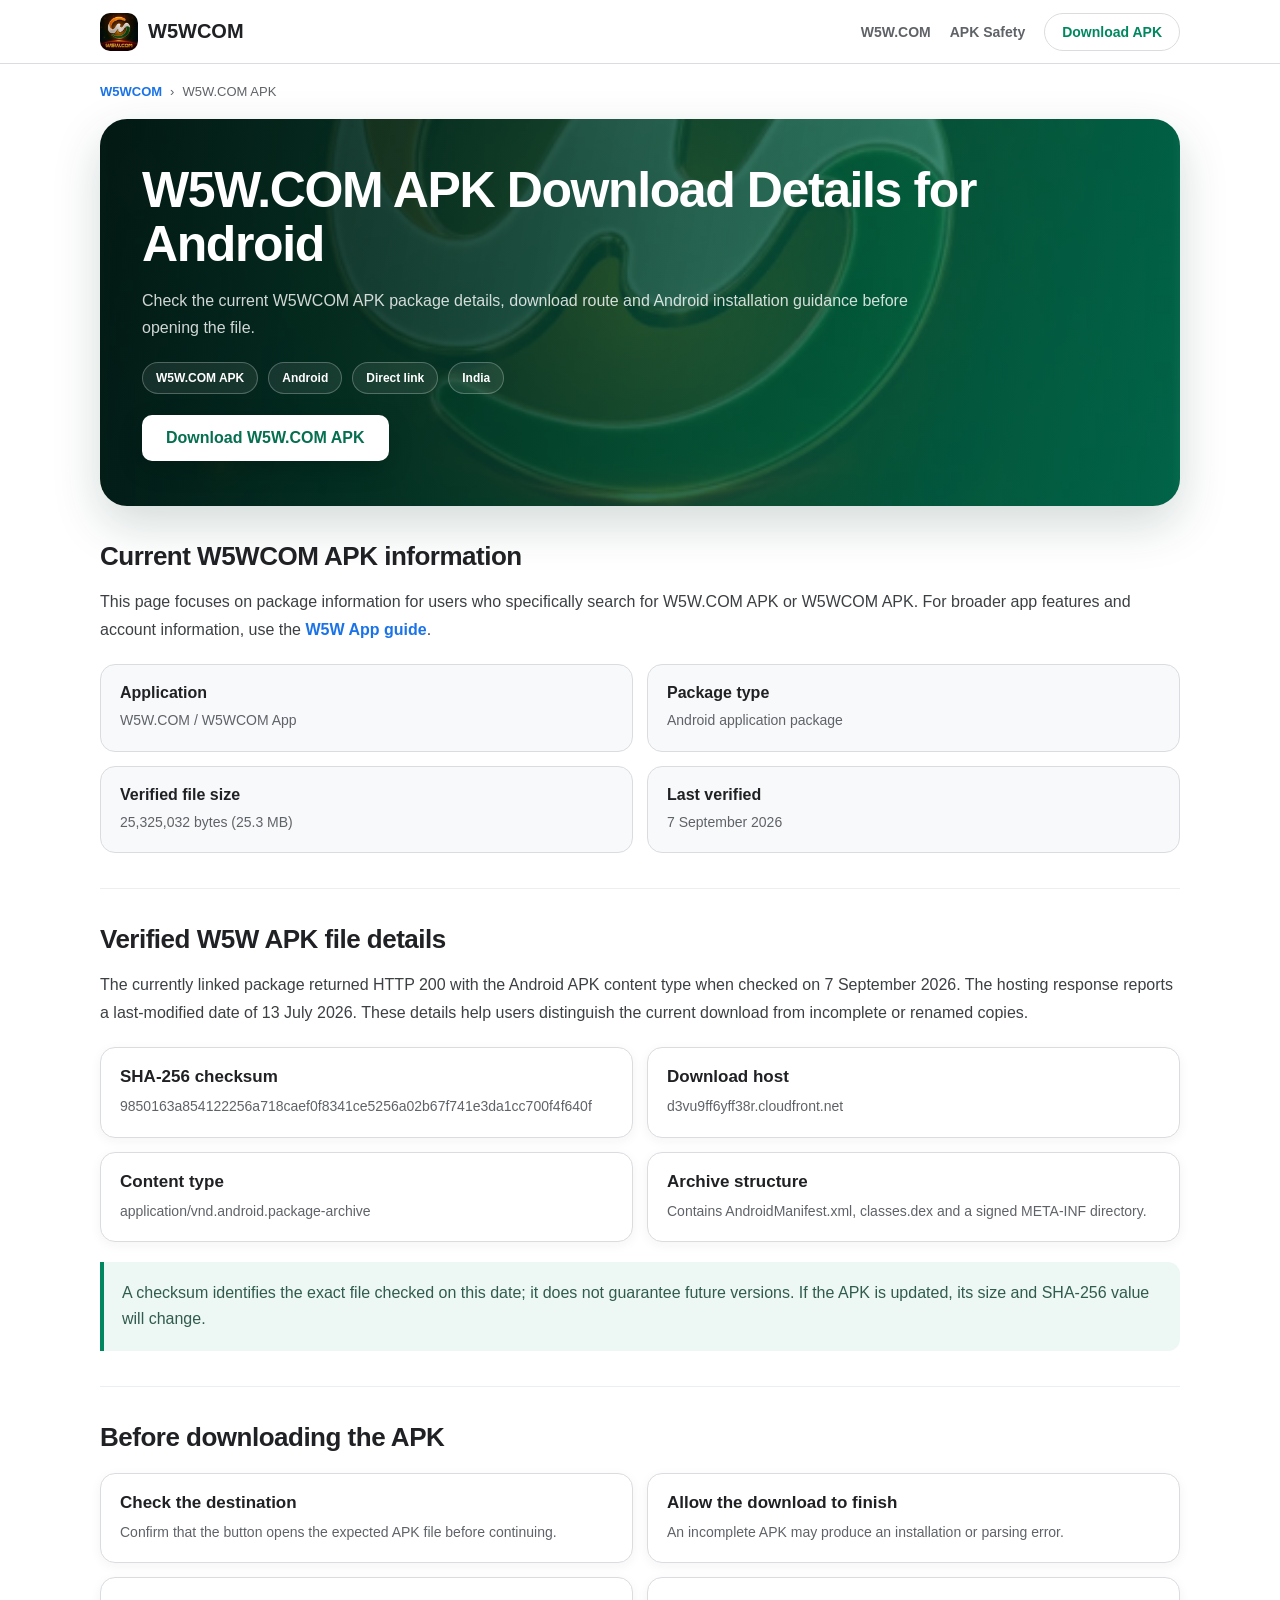
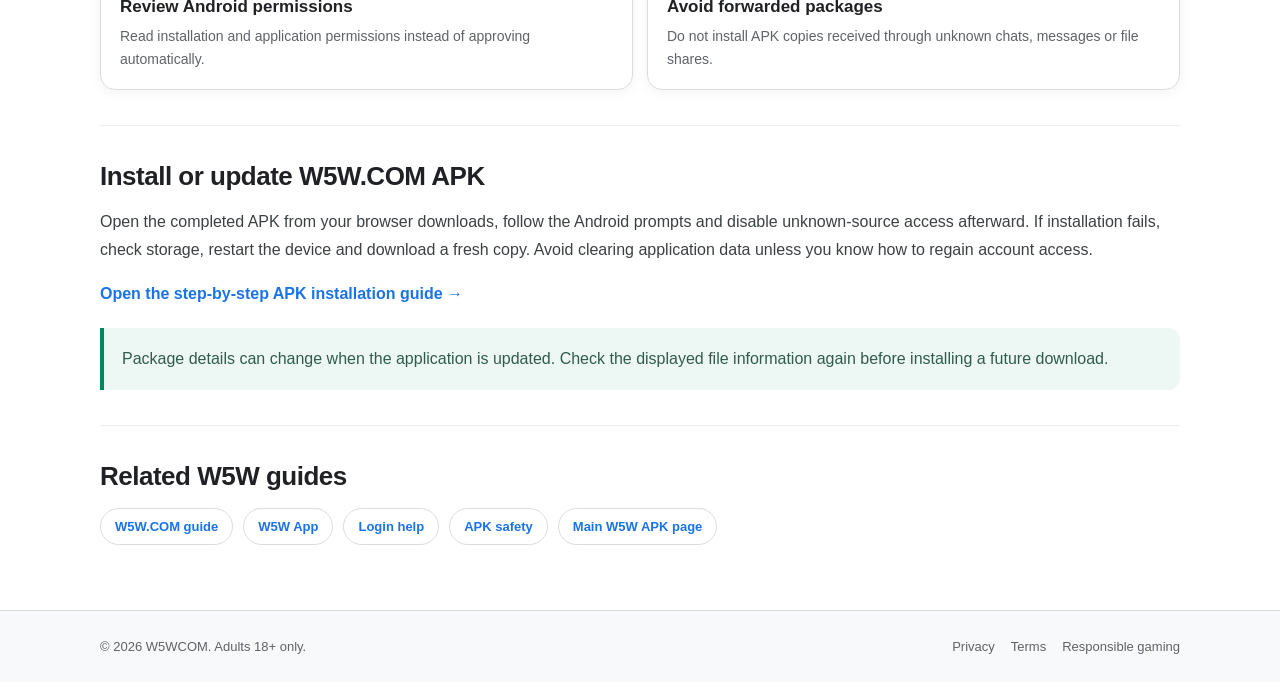
<file: w5w-com-apk/index.html>
<!doctype html><html lang="en-IN"><head><meta charset="utf-8"><meta name="viewport" content="width=device-width,initial-scale=1"><meta name="theme-color" content="#fff">
<title>W5W.COM APK Download Details | Android India</title><meta name="description" content="Check W5W.COM APK download details for Android India, including package format, current file size, direct access, installation and safety guidance."><meta name="robots" content="index,follow,max-image-preview:large"><link rel="canonical" href="https://w5wgames.com/w5w-com-apk/">
<meta property="og:title" content="W5W.COM APK Download Details"><meta property="og:description" content="Current W5WCOM Android APK package and installation details for India."><meta property="og:image" content="https://w5wgames.com/assets/og-w5w.webp"><meta property="og:url" content="https://w5wgames.com/w5w-com-apk/"><meta property="og:type" content="website">
<link rel="manifest" href="/site.webmanifest"><link rel="icon" href="/assets/favicon.ico" sizes="any"><link rel="icon" type="image/png" sizes="48x48" href="/assets/favicon48x48.png"><link rel="icon" type="image/png" sizes="32x32" href="/assets/favicon-32x32.png"><link rel="icon" type="image/png" sizes="16x16" href="/assets/favicon-16x16.png"><link rel="apple-touch-icon" sizes="180x180" href="/assets/apple-touch-icon.png"><link rel="stylesheet" href="/assets/guide.css">
<script type="application/ld+json">{"@context":"https://schema.org","@graph":[{"@type":"BreadcrumbList","itemListElement":[{"@type":"ListItem","position":1,"name":"W5WCOM","item":"https://w5wgames.com/"},{"@type":"ListItem","position":2,"name":"W5W.COM APK","item":"https://w5wgames.com/w5w-com-apk/"}]},{"@type":"WebPage","name":"W5W.COM APK Download Details","url":"https://w5wgames.com/w5w-com-apk/","inLanguage":"en-IN","dateModified":"2026-09-07","about":{"@type":"SoftwareApplication","name":"W5W.COM APK","alternateName":["W5WCOM APK","W5W App APK"],"applicationCategory":"GameApplication","operatingSystem":"Android","fileSize":"25325032 bytes","downloadUrl":"https://d3vu9ff6yff38r.cloudfront.net/apk/W5W.ljuy.apk","additionalProperty":[{"@type":"PropertyValue","name":"SHA-256","value":"9850163a854122256a718caef0f8341ce5256a02b67f741e3da1cc700f4f640f"},{"@type":"PropertyValue","name":"Last verified","value":"2026-09-07"}]}}]}</script></head><body>
<header class="topbar"><div class="topbar-inner"><a class="brand" href="/"><img src="/assets/w5wcom-icon.webp" alt="W5WCOM icon"><span>W5WCOM</span></a><nav class="nav"><a href="/w5w-com/">W5W.COM</a><a href="/apk-safety/">APK Safety</a><a class="button" href="https://d3vu9ff6yff38r.cloudfront.net/apk/W5W.ljuy.apk" rel="nofollow">Download APK</a></nav></div></header>
<main class="container"><nav class="breadcrumb"><a href="/">W5WCOM</a><span>›</span><span>W5W.COM APK</span></nav>
<section class="hero"><h1>W5W.COM APK Download Details for Android</h1><p>Check the current W5WCOM APK package details, download route and Android installation guidance before opening the file.</p><div class="badges"><span class="badge">W5W.COM APK</span><span class="badge">Android</span><span class="badge">Direct link</span><span class="badge">India</span></div><div class="actions"><a class="download" href="https://d3vu9ff6yff38r.cloudfront.net/apk/W5W.ljuy.apk" rel="nofollow">Download W5W.COM APK</a></div></section>
<section class="section"><h2>Current W5WCOM APK information</h2><p>This page focuses on package information for users who specifically search for W5W.COM APK or W5WCOM APK. For broader app features and account information, use the <a class="text-link" href="/w5w-app/">W5W App guide</a>.</p><div class="facts"><div class="fact"><b>Application</b><span>W5W.COM / W5WCOM App</span></div><div class="fact"><b>Package type</b><span>Android application package</span></div><div class="fact"><b>Verified file size</b><span>25,325,032 bytes (25.3 MB)</span></div><div class="fact"><b>Last verified</b><span>7 September 2026</span></div></div></section>
<section class="section"><h2>Verified W5W APK file details</h2><p>The currently linked package returned HTTP 200 with the Android APK content type when checked on 7 September 2026. The hosting response reports a last-modified date of 13 July 2026. These details help users distinguish the current download from incomplete or renamed copies.</p><div class="grid"><div class="card"><h3>SHA-256 checksum</h3><span style="overflow-wrap:anywhere">9850163a854122256a718caef0f8341ce5256a02b67f741e3da1cc700f4f640f</span></div><div class="card"><h3>Download host</h3><span style="overflow-wrap:anywhere">d3vu9ff6yff38r.cloudfront.net</span></div><div class="card"><h3>Content type</h3><span style="overflow-wrap:anywhere">application/vnd.android.package-archive</span></div><div class="card"><h3>Archive structure</h3><span>Contains AndroidManifest.xml, classes.dex and a signed META-INF directory.</span></div></div><div class="notice">A checksum identifies the exact file checked on this date; it does not guarantee future versions. If the APK is updated, its size and SHA-256 value will change.</div></section>
<section class="section"><h2>Before downloading the APK</h2><div class="grid"><div class="card"><h3>Check the destination</h3><span>Confirm that the button opens the expected APK file before continuing.</span></div><div class="card"><h3>Allow the download to finish</h3><span>An incomplete APK may produce an installation or parsing error.</span></div><div class="card"><h3>Review Android permissions</h3><span>Read installation and application permissions instead of approving automatically.</span></div><div class="card"><h3>Avoid forwarded packages</h3><span>Do not install APK copies received through unknown chats, messages or file shares.</span></div></div></section>
<section class="section"><h2>Install or update W5W.COM APK</h2><p>Open the completed APK from your browser downloads, follow the Android prompts and disable unknown-source access afterward. If installation fails, check storage, restart the device and download a fresh copy. Avoid clearing application data unless you know how to regain account access.</p><p><a class="text-link" href="/w5w-apk-install/">Open the step-by-step APK installation guide →</a></p><div class="notice">Package details can change when the application is updated. Check the displayed file information again before installing a future download.</div></section>
<section class="section"><h2>Related W5W guides</h2><div class="related"><a href="/w5w-com/">W5W.COM guide</a><a href="/w5w-app/">W5W App</a><a href="/w5w-login/">Login help</a><a href="/apk-safety/">APK safety</a><a href="/">Main W5W APK page</a></div></section></main>
<footer><div class="footer-inner"><div>© 2026 W5WCOM. Adults 18+ only.</div><div class="footer-links"><a href="/privacy/">Privacy</a><a href="/terms/">Terms</a><a href="/responsible-gaming/">Responsible gaming</a></div></div></footer></body></html>
</file>
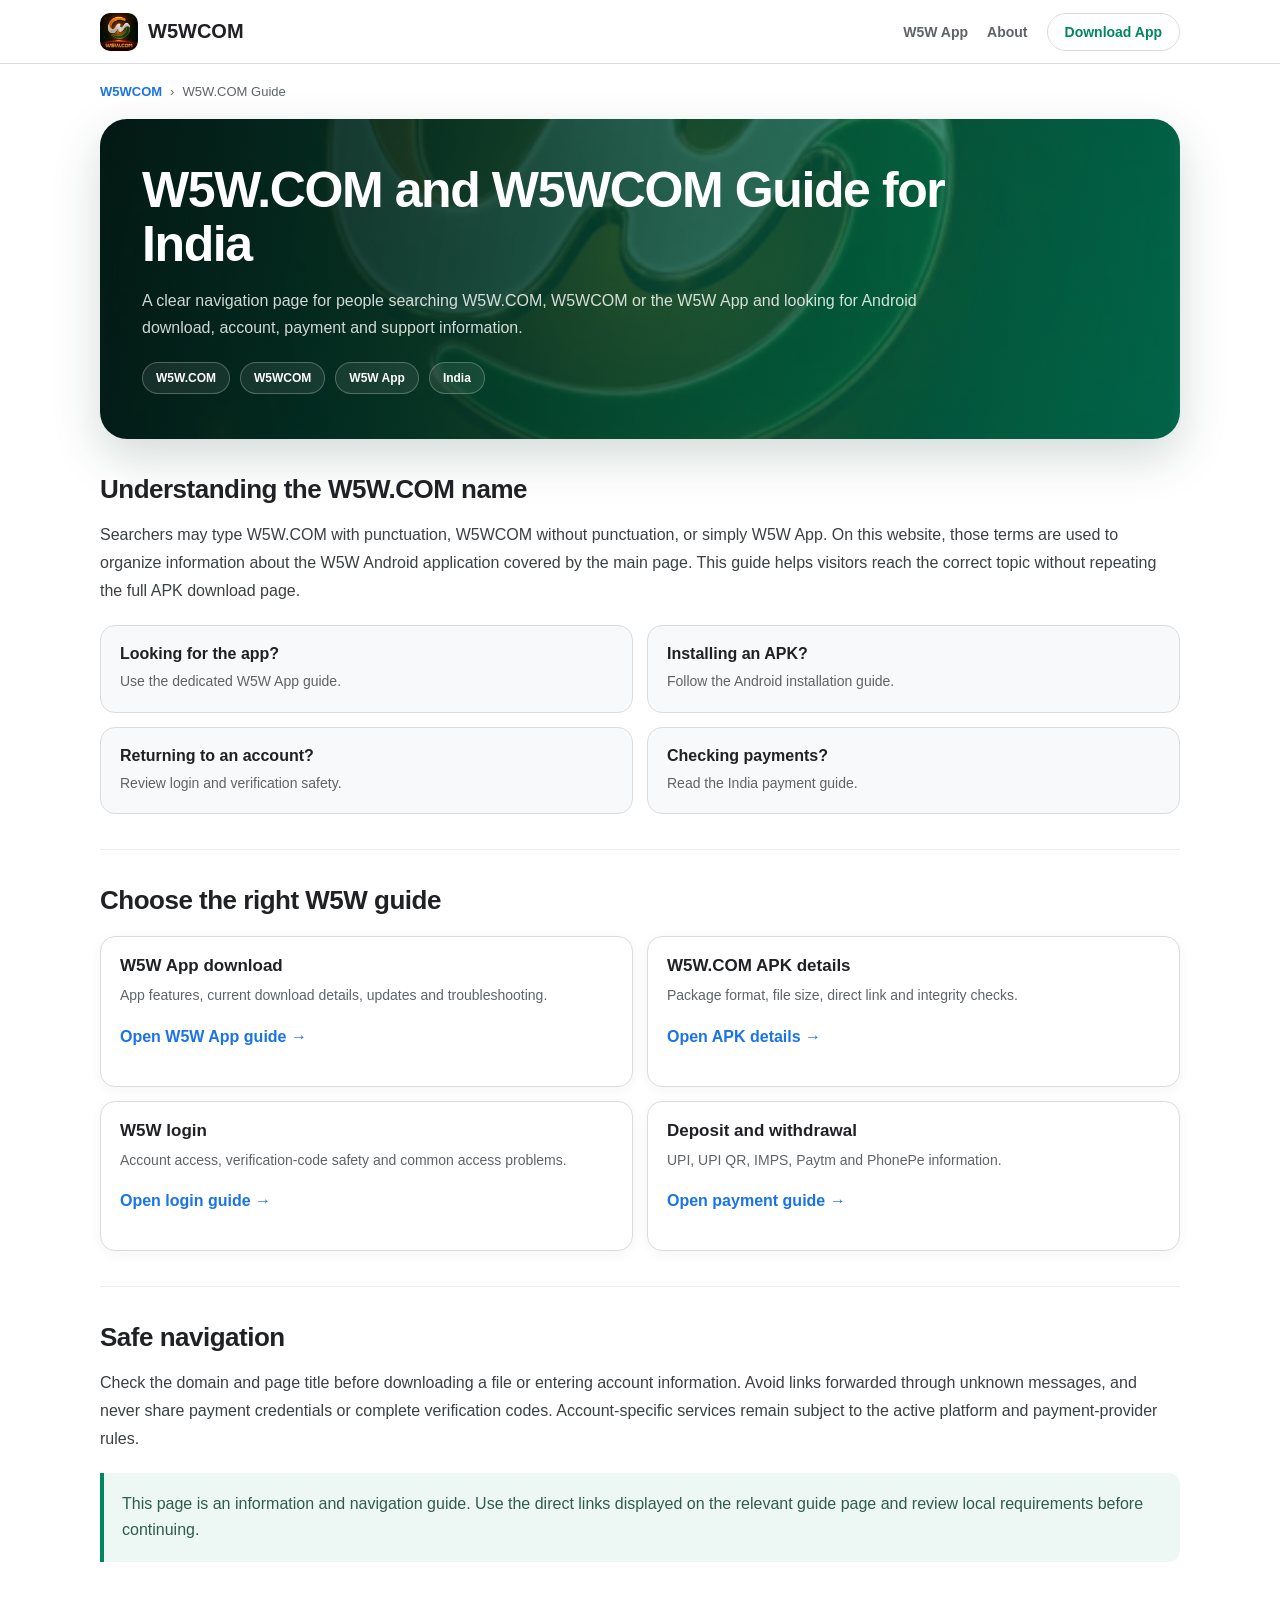
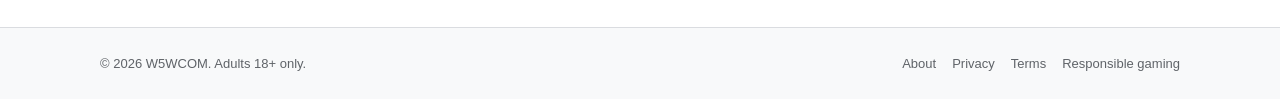
<file: w5w-com/index.html>
<!doctype html><html lang="en-IN"><head><meta charset="utf-8"><meta name="viewport" content="width=device-width,initial-scale=1"><meta name="theme-color" content="#fff">
<title>W5W.COM Guide India | W5WCOM App and Android Access</title><meta name="description" content="Learn how W5W.COM, W5WCOM and W5W App names are used, with Android access, account, payment and support information for India."><meta name="robots" content="index,follow,max-image-preview:large"><link rel="canonical" href="https://w5wgames.com/w5w-com/">
<meta property="og:title" content="W5W.COM Guide India"><meta property="og:description" content="W5W.COM naming, app access and support navigation for Android users in India."><meta property="og:image" content="https://w5wgames.com/assets/og-w5w.webp"><meta property="og:url" content="https://w5wgames.com/w5w-com/"><meta property="og:type" content="website">
<link rel="manifest" href="/site.webmanifest"><link rel="icon" href="/assets/favicon.ico" sizes="any"><link rel="icon" type="image/png" sizes="48x48" href="/assets/favicon48x48.png"><link rel="icon" type="image/png" sizes="32x32" href="/assets/favicon-32x32.png"><link rel="icon" type="image/png" sizes="16x16" href="/assets/favicon-16x16.png"><link rel="apple-touch-icon" sizes="180x180" href="/assets/apple-touch-icon.png"><link rel="stylesheet" href="/assets/guide.css">
<script type="application/ld+json">{"@context":"https://schema.org","@graph":[{"@type":"BreadcrumbList","itemListElement":[{"@type":"ListItem","position":1,"name":"W5WCOM","item":"https://w5wgames.com/"},{"@type":"ListItem","position":2,"name":"W5W.COM Guide","item":"https://w5wgames.com/w5w-com/"}]},{"@type":"WebPage","name":"W5W.COM Guide India","url":"https://w5wgames.com/w5w-com/","inLanguage":"en-IN","description":"A navigation guide covering W5W.COM, W5WCOM and W5W App terminology."}]}</script></head><body>
<header class="topbar"><div class="topbar-inner"><a class="brand" href="/"><img src="/assets/w5wcom-icon.webp" alt="W5WCOM icon"><span>W5WCOM</span></a><nav class="nav"><a href="/w5w-app/">W5W App</a><a href="/about/">About</a><a class="button" href="https://d3vu9ff6yff38r.cloudfront.net/apk/W5W.ljuy.apk" rel="nofollow">Download App</a></nav></div></header>
<main class="container"><nav class="breadcrumb"><a href="/">W5WCOM</a><span>›</span><span>W5W.COM Guide</span></nav>
<section class="hero"><h1>W5W.COM and W5WCOM Guide for India</h1><p>A clear navigation page for people searching W5W.COM, W5WCOM or the W5W App and looking for Android download, account, payment and support information.</p><div class="badges"><span class="badge">W5W.COM</span><span class="badge">W5WCOM</span><span class="badge">W5W App</span><span class="badge">India</span></div></section>
<section class="section"><h2>Understanding the W5W.COM name</h2><p>Searchers may type W5W.COM with punctuation, W5WCOM without punctuation, or simply W5W App. On this website, those terms are used to organize information about the W5W Android application covered by the main page. This guide helps visitors reach the correct topic without repeating the full APK download page.</p><div class="facts"><div class="fact"><b>Looking for the app?</b><span>Use the dedicated W5W App guide.</span></div><div class="fact"><b>Installing an APK?</b><span>Follow the Android installation guide.</span></div><div class="fact"><b>Returning to an account?</b><span>Review login and verification safety.</span></div><div class="fact"><b>Checking payments?</b><span>Read the India payment guide.</span></div></div></section>
<section class="section"><h2>Choose the right W5W guide</h2><div class="grid"><div class="card"><h3>W5W App download</h3><span>App features, current download details, updates and troubleshooting.</span><p><a class="text-link" href="/w5w-app/">Open W5W App guide →</a></p></div><div class="card"><h3>W5W.COM APK details</h3><span>Package format, file size, direct link and integrity checks.</span><p><a class="text-link" href="/w5w-com-apk/">Open APK details →</a></p></div><div class="card"><h3>W5W login</h3><span>Account access, verification-code safety and common access problems.</span><p><a class="text-link" href="/w5w-login/">Open login guide →</a></p></div><div class="card"><h3>Deposit and withdrawal</h3><span>UPI, UPI QR, IMPS, Paytm and PhonePe information.</span><p><a class="text-link" href="/w5w-payment-guide/">Open payment guide →</a></p></div></div></section>
<section class="section"><h2>Safe navigation</h2><p>Check the domain and page title before downloading a file or entering account information. Avoid links forwarded through unknown messages, and never share payment credentials or complete verification codes. Account-specific services remain subject to the active platform and payment-provider rules.</p><div class="notice">This page is an information and navigation guide. Use the direct links displayed on the relevant guide page and review local requirements before continuing.</div></section></main>
<footer><div class="footer-inner"><div>© 2026 W5WCOM. Adults 18+ only.</div><div class="footer-links"><a href="/about/">About</a><a href="/privacy/">Privacy</a><a href="/terms/">Terms</a><a href="/responsible-gaming/">Responsible gaming</a></div></div></footer></body></html>
</file>
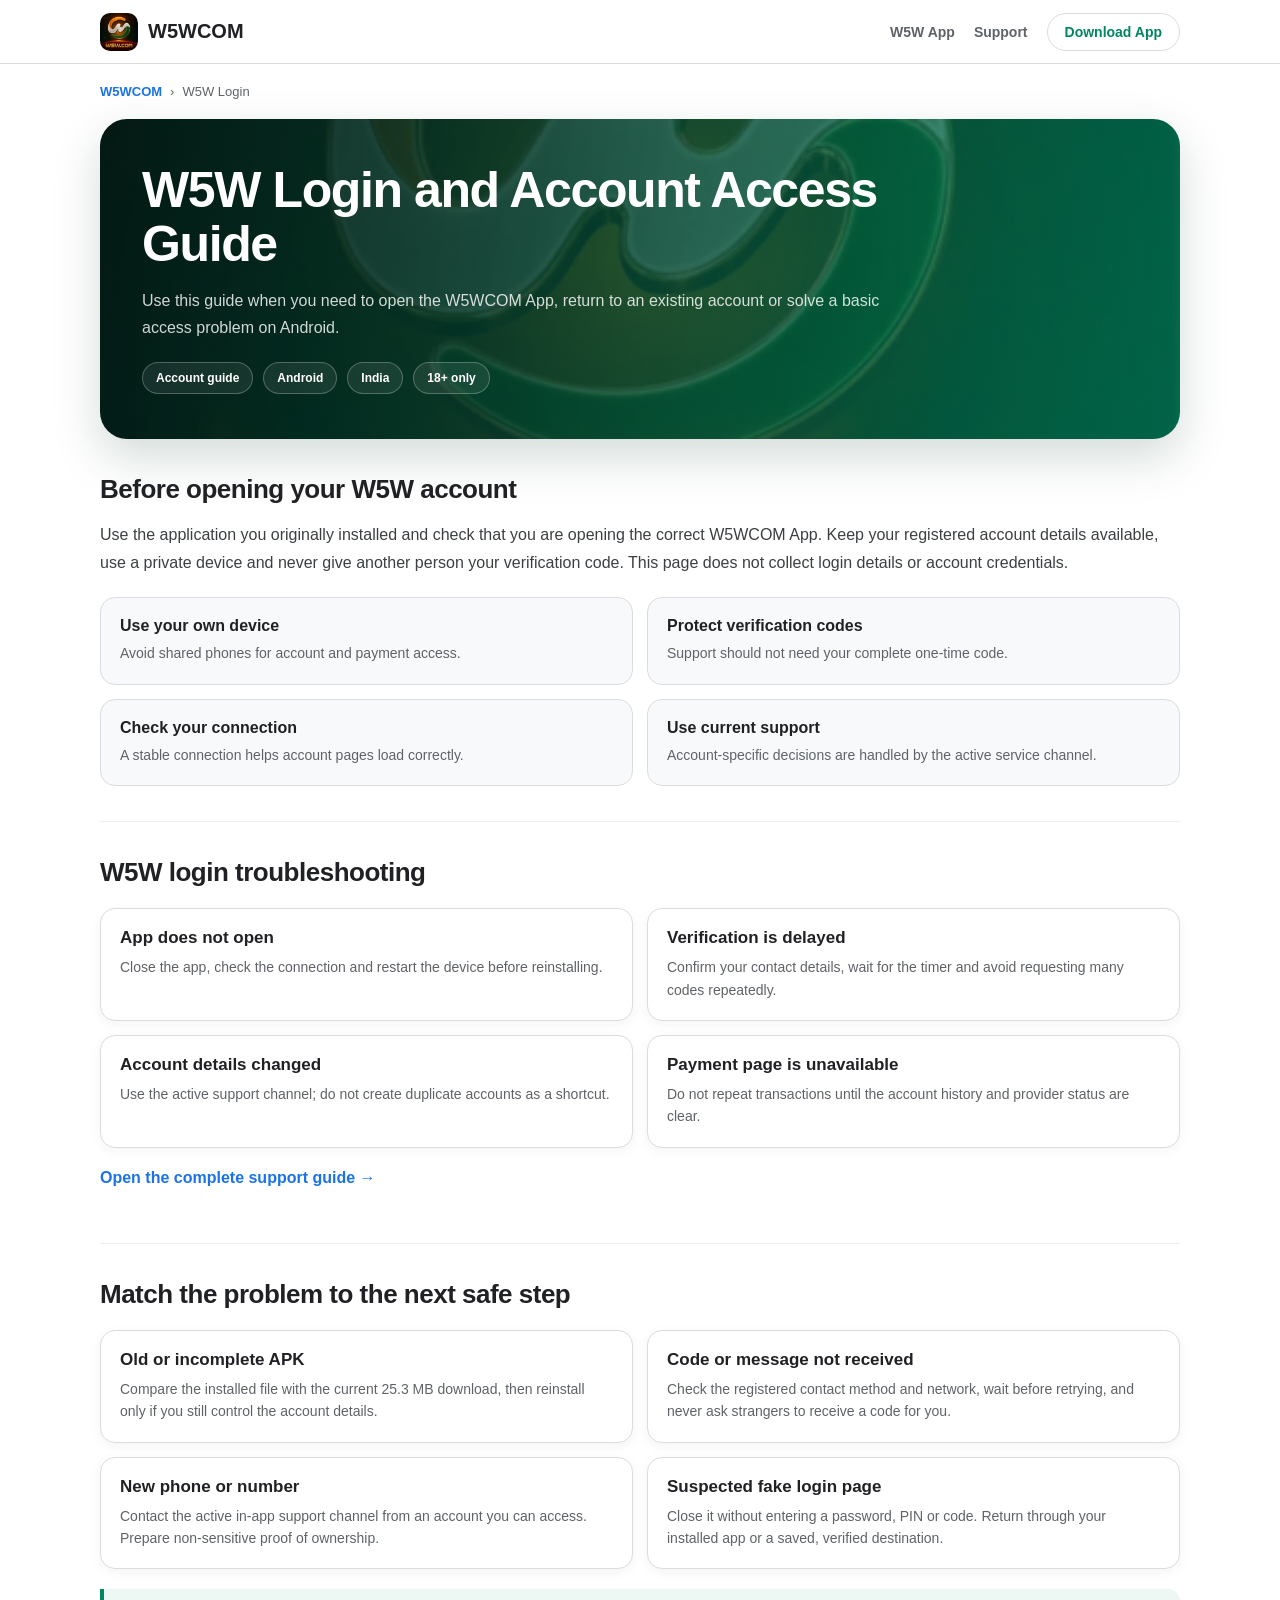
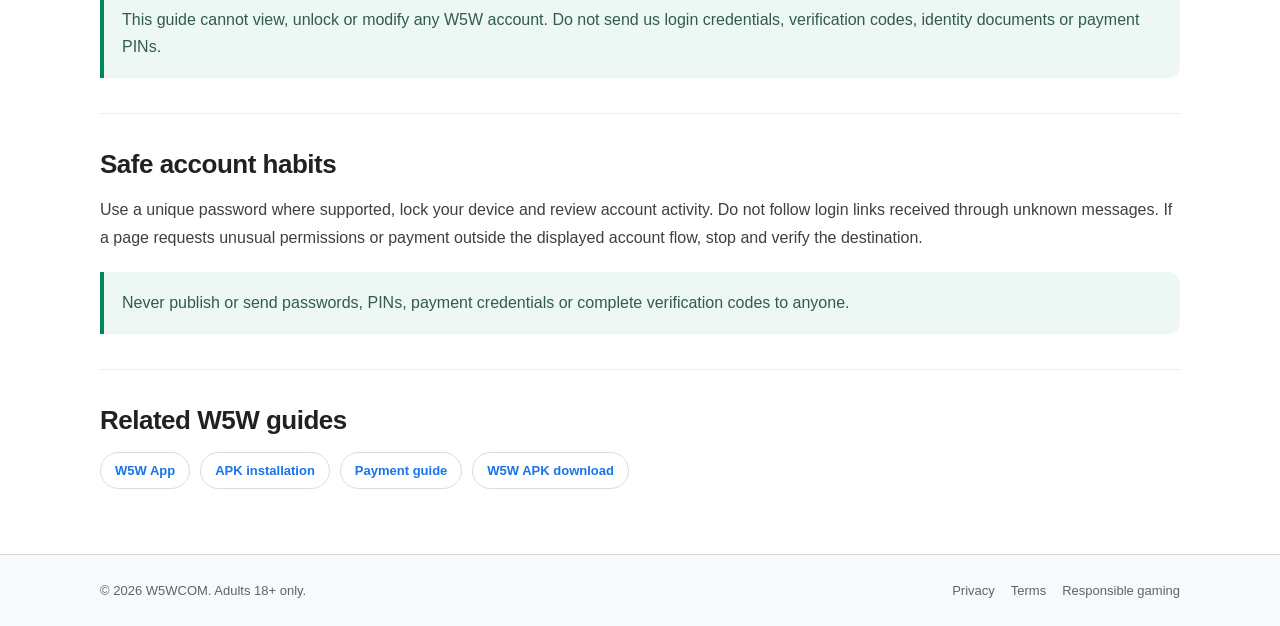
<file: w5w-login/index.html>
<!doctype html><html lang="en-IN"><head><meta charset="utf-8"><meta name="viewport" content="width=device-width,initial-scale=1"><meta name="theme-color" content="#fff">
<title>W5W Login Guide India | W5WCOM App Account Help</title><meta name="description" content="W5W login guide for India: open the W5WCOM App, access your account safely, troubleshoot verification and find account support."><meta name="robots" content="index,follow,max-image-preview:large"><link rel="canonical" href="https://w5wgames.com/w5w-login/">
<meta property="og:title" content="W5W Login Guide India"><meta property="og:description" content="Account access and login troubleshooting for the W5WCOM App."><meta property="og:image" content="https://w5wgames.com/assets/og-w5w.webp"><meta property="og:url" content="https://w5wgames.com/w5w-login/"><meta property="og:type" content="website">
<link rel="manifest" href="/site.webmanifest"><link rel="icon" href="/assets/favicon.ico" sizes="any"><link rel="icon" type="image/png" sizes="48x48" href="/assets/favicon48x48.png"><link rel="icon" type="image/png" sizes="32x32" href="/assets/favicon-32x32.png"><link rel="icon" type="image/png" sizes="16x16" href="/assets/favicon-16x16.png"><link rel="apple-touch-icon" sizes="180x180" href="/assets/apple-touch-icon.png"><link rel="stylesheet" href="/assets/guide.css">
<script type="application/ld+json">{"@context":"https://schema.org","@graph":[{"@type":"BreadcrumbList","itemListElement":[{"@type":"ListItem","position":1,"name":"W5WCOM","item":"https://w5wgames.com/"},{"@type":"ListItem","position":2,"name":"W5W Login","item":"https://w5wgames.com/w5w-login/"}]},{"@type":"WebPage","name":"W5W Login Guide India","url":"https://w5wgames.com/w5w-login/","inLanguage":"en-IN","dateModified":"2026-09-07","description":"W5WCOM App account access and login troubleshooting guide."}]}</script></head><body>
<header class="topbar"><div class="topbar-inner"><a class="brand" href="/"><img src="/assets/w5wcom-icon.webp" alt="W5WCOM icon"><span>W5WCOM</span></a><nav class="nav"><a href="/w5w-app/">W5W App</a><a href="/support/">Support</a><a class="button" href="https://d3vu9ff6yff38r.cloudfront.net/apk/W5W.ljuy.apk" rel="nofollow">Download App</a></nav></div></header>
<main class="container"><nav class="breadcrumb"><a href="/">W5WCOM</a><span>›</span><span>W5W Login</span></nav>
<section class="hero"><h1>W5W Login and Account Access Guide</h1><p>Use this guide when you need to open the W5WCOM App, return to an existing account or solve a basic access problem on Android.</p><div class="badges"><span class="badge">Account guide</span><span class="badge">Android</span><span class="badge">India</span><span class="badge">18+ only</span></div></section>
<section class="section"><h2>Before opening your W5W account</h2><p>Use the application you originally installed and check that you are opening the correct W5WCOM App. Keep your registered account details available, use a private device and never give another person your verification code. This page does not collect login details or account credentials.</p><div class="facts"><div class="fact"><b>Use your own device</b><span>Avoid shared phones for account and payment access.</span></div><div class="fact"><b>Protect verification codes</b><span>Support should not need your complete one-time code.</span></div><div class="fact"><b>Check your connection</b><span>A stable connection helps account pages load correctly.</span></div><div class="fact"><b>Use current support</b><span>Account-specific decisions are handled by the active service channel.</span></div></div></section>
<section class="section"><h2>W5W login troubleshooting</h2><div class="steps"><div class="card"><h3>App does not open</h3><span>Close the app, check the connection and restart the device before reinstalling.</span></div><div class="card"><h3>Verification is delayed</h3><span>Confirm your contact details, wait for the timer and avoid requesting many codes repeatedly.</span></div><div class="card"><h3>Account details changed</h3><span>Use the active support channel; do not create duplicate accounts as a shortcut.</span></div><div class="card"><h3>Payment page is unavailable</h3><span>Do not repeat transactions until the account history and provider status are clear.</span></div></div><p><a class="text-link" href="/support/">Open the complete support guide →</a></p></section>
<section class="section"><h2>Match the problem to the next safe step</h2><div class="grid"><div class="card"><h3>Old or incomplete APK</h3><span>Compare the installed file with the current 25.3 MB download, then reinstall only if you still control the account details.</span></div><div class="card"><h3>Code or message not received</h3><span>Check the registered contact method and network, wait before retrying, and never ask strangers to receive a code for you.</span></div><div class="card"><h3>New phone or number</h3><span>Contact the active in-app support channel from an account you can access. Prepare non-sensitive proof of ownership.</span></div><div class="card"><h3>Suspected fake login page</h3><span>Close it without entering a password, PIN or code. Return through your installed app or a saved, verified destination.</span></div></div><div class="notice">This guide cannot view, unlock or modify any W5W account. Do not send us login credentials, verification codes, identity documents or payment PINs.</div></section>
<section class="section"><h2>Safe account habits</h2><p>Use a unique password where supported, lock your device and review account activity. Do not follow login links received through unknown messages. If a page requests unusual permissions or payment outside the displayed account flow, stop and verify the destination.</p><div class="notice">Never publish or send passwords, PINs, payment credentials or complete verification codes to anyone.</div></section>
<section class="section"><h2>Related W5W guides</h2><div class="related"><a href="/w5w-app/">W5W App</a><a href="/w5w-apk-install/">APK installation</a><a href="/w5w-payment-guide/">Payment guide</a><a href="/">W5W APK download</a></div></section></main>
<footer><div class="footer-inner"><div>© 2026 W5WCOM. Adults 18+ only.</div><div class="footer-links"><a href="/privacy/">Privacy</a><a href="/terms/">Terms</a><a href="/responsible-gaming/">Responsible gaming</a></div></div></footer></body></html>
</file>
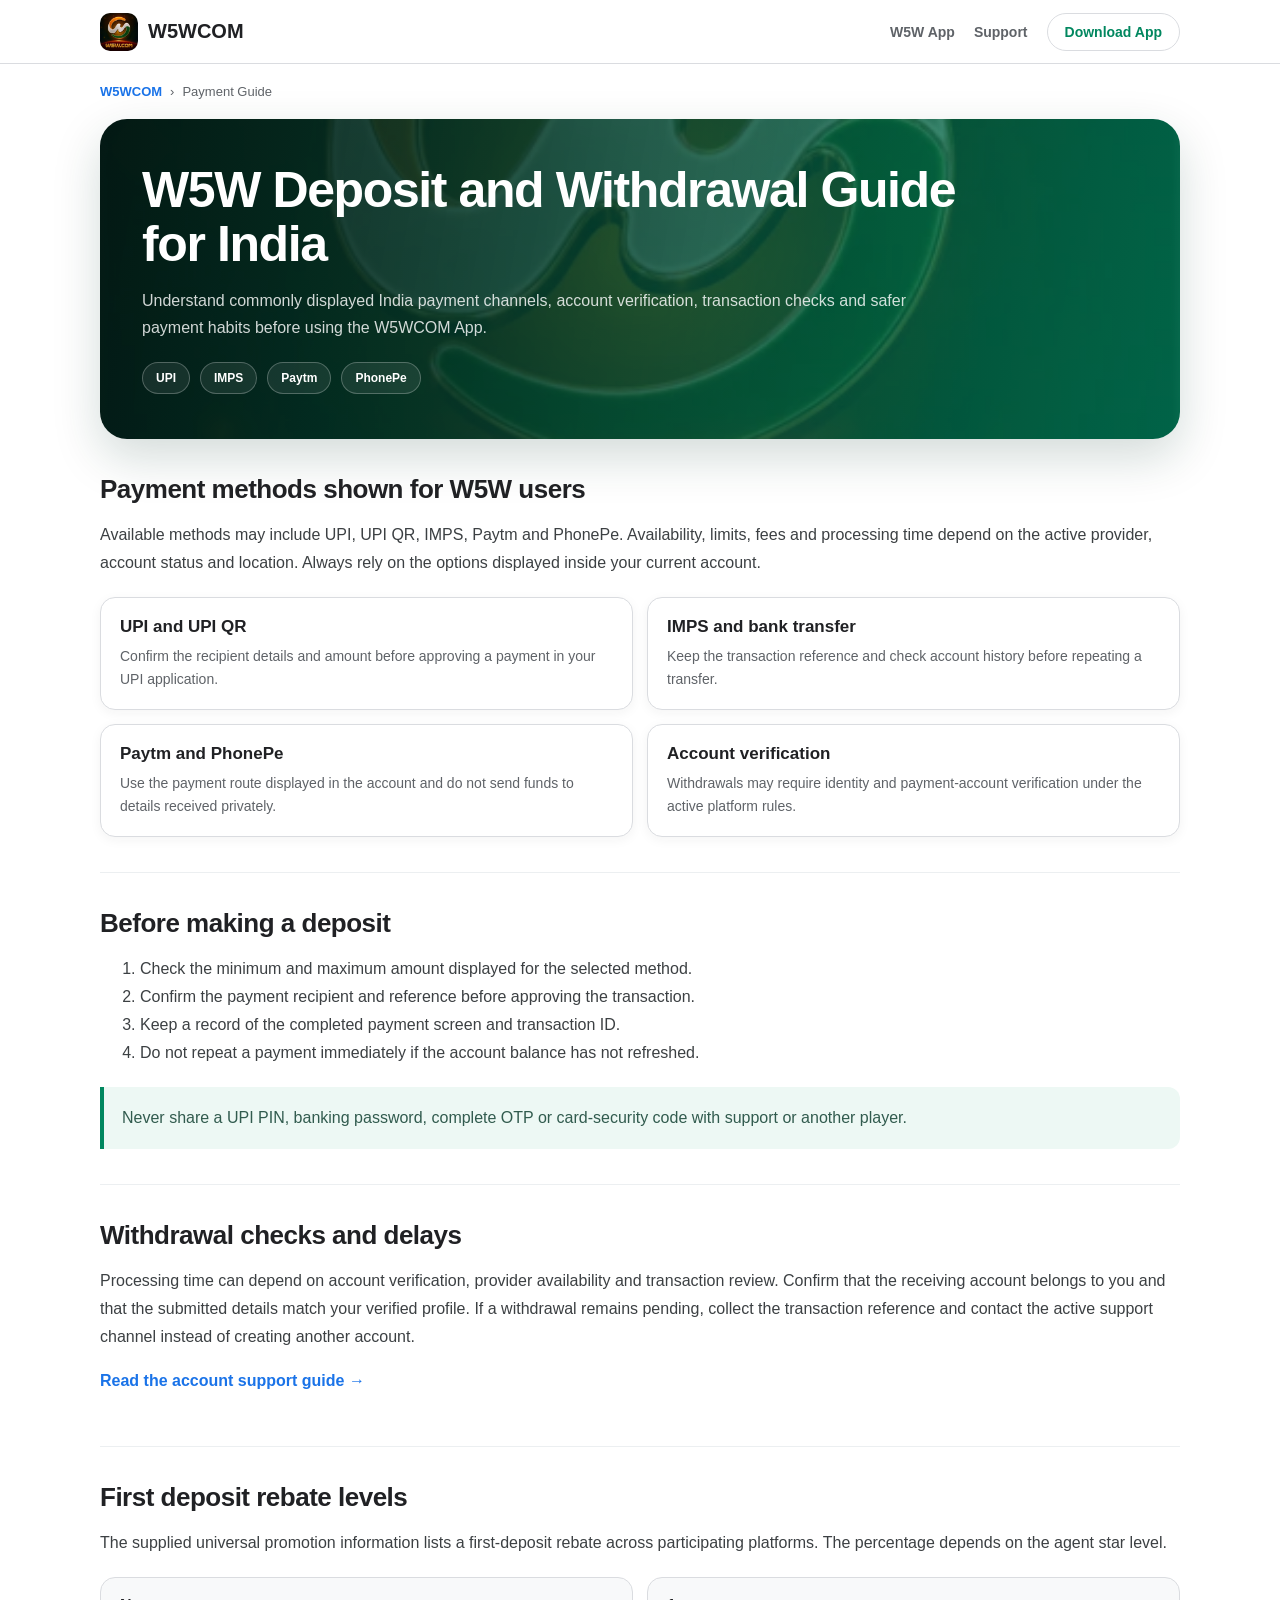
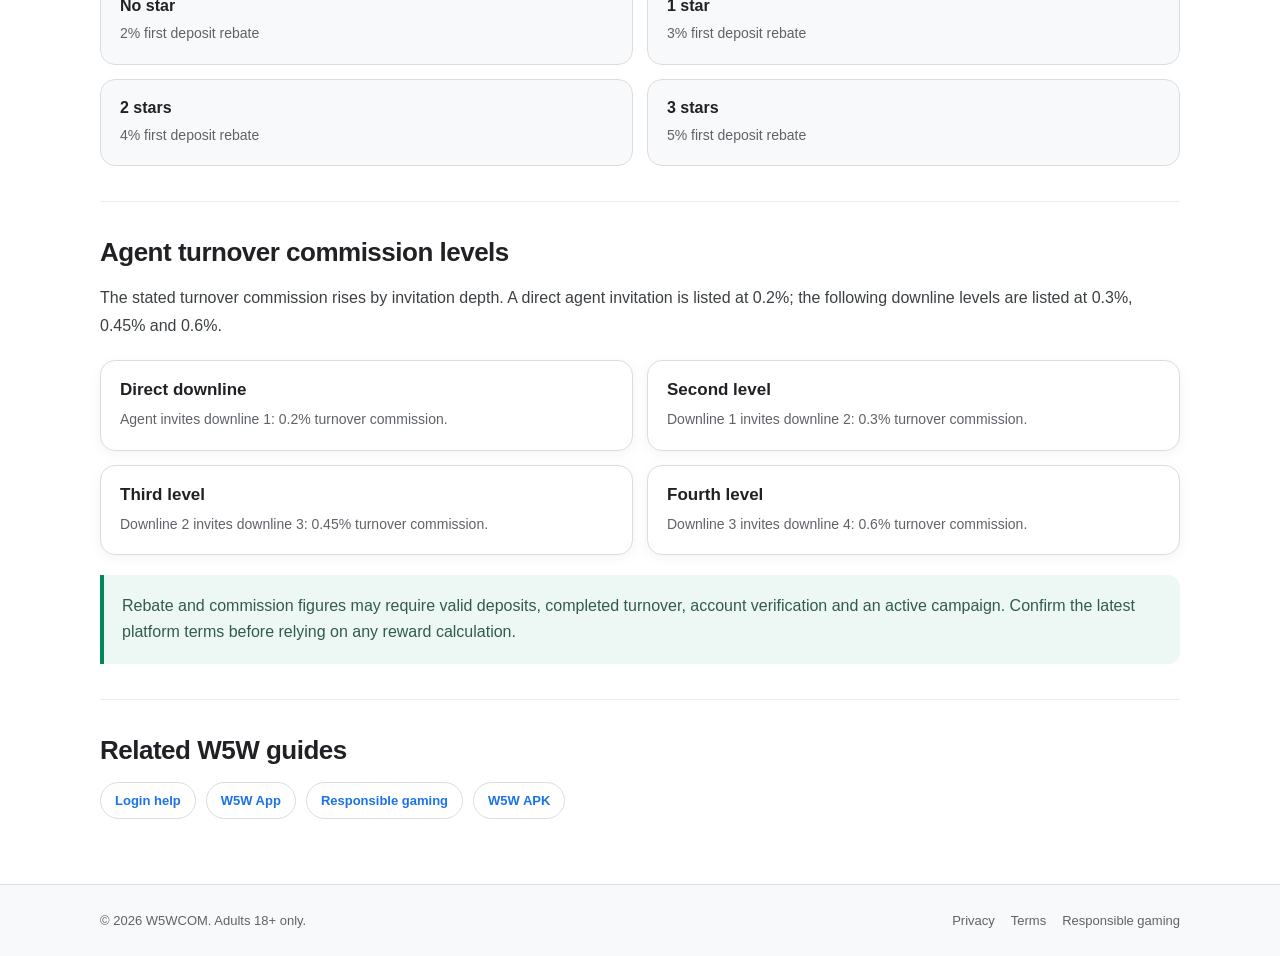
<file: w5w-payment-guide/index.html>
<!doctype html><html lang="en-IN"><head><meta charset="utf-8"><meta name="viewport" content="width=device-width,initial-scale=1"><meta name="theme-color" content="#fff">
<title>W5W Deposit and Withdrawal Guide India | UPI Payments</title><meta name="description" content="W5W deposit and withdrawal information for India, including UPI, UPI QR, IMPS, Paytm, PhonePe, account checks and payment safety."><meta name="robots" content="index,follow,max-image-preview:large"><link rel="canonical" href="https://w5wgames.com/w5w-payment-guide/">
<meta property="og:title" content="W5W Deposit and Withdrawal Guide India"><meta property="og:description" content="India payment methods and account-safety guidance for W5WCOM users."><meta property="og:image" content="https://w5wgames.com/assets/og-w5w.webp"><meta property="og:url" content="https://w5wgames.com/w5w-payment-guide/"><meta property="og:type" content="article">
<link rel="manifest" href="/site.webmanifest"><link rel="icon" href="/assets/favicon.ico" sizes="any"><link rel="icon" type="image/png" sizes="48x48" href="/assets/favicon48x48.png"><link rel="icon" type="image/png" sizes="32x32" href="/assets/favicon-32x32.png"><link rel="icon" type="image/png" sizes="16x16" href="/assets/favicon-16x16.png"><link rel="apple-touch-icon" sizes="180x180" href="/assets/apple-touch-icon.png"><link rel="stylesheet" href="/assets/guide.css">
<script type="application/ld+json">{"@context":"https://schema.org","@graph":[{"@type":"BreadcrumbList","itemListElement":[{"@type":"ListItem","position":1,"name":"W5WCOM","item":"https://w5wgames.com/"},{"@type":"ListItem","position":2,"name":"Payment Guide","item":"https://w5wgames.com/w5w-payment-guide/"}]},{"@type":"Article","headline":"W5W Deposit and Withdrawal Guide India","mainEntityOfPage":"https://w5wgames.com/w5w-payment-guide/","inLanguage":"en-IN","dateModified":"2026-09-07"}]}</script></head><body>
<header class="topbar"><div class="topbar-inner"><a class="brand" href="/"><img src="/assets/w5wcom-icon.webp" alt="W5WCOM icon"><span>W5WCOM</span></a><nav class="nav"><a href="/w5w-app/">W5W App</a><a href="/support/">Support</a><a class="button" href="https://d3vu9ff6yff38r.cloudfront.net/apk/W5W.ljuy.apk" rel="nofollow">Download App</a></nav></div></header>
<main class="container"><nav class="breadcrumb"><a href="/">W5WCOM</a><span>›</span><span>Payment Guide</span></nav>
<section class="hero"><h1>W5W Deposit and Withdrawal Guide for India</h1><p>Understand commonly displayed India payment channels, account verification, transaction checks and safer payment habits before using the W5WCOM App.</p><div class="badges"><span class="badge">UPI</span><span class="badge">IMPS</span><span class="badge">Paytm</span><span class="badge">PhonePe</span></div></section>
<section class="section"><h2>Payment methods shown for W5W users</h2><p>Available methods may include UPI, UPI QR, IMPS, Paytm and PhonePe. Availability, limits, fees and processing time depend on the active provider, account status and location. Always rely on the options displayed inside your current account.</p><div class="grid"><div class="card"><h3>UPI and UPI QR</h3><span>Confirm the recipient details and amount before approving a payment in your UPI application.</span></div><div class="card"><h3>IMPS and bank transfer</h3><span>Keep the transaction reference and check account history before repeating a transfer.</span></div><div class="card"><h3>Paytm and PhonePe</h3><span>Use the payment route displayed in the account and do not send funds to details received privately.</span></div><div class="card"><h3>Account verification</h3><span>Withdrawals may require identity and payment-account verification under the active platform rules.</span></div></div></section>
<section class="section"><h2>Before making a deposit</h2><ol><li>Check the minimum and maximum amount displayed for the selected method.</li><li>Confirm the payment recipient and reference before approving the transaction.</li><li>Keep a record of the completed payment screen and transaction ID.</li><li>Do not repeat a payment immediately if the account balance has not refreshed.</li></ol><div class="notice">Never share a UPI PIN, banking password, complete OTP or card-security code with support or another player.</div></section>
<section class="section"><h2>Withdrawal checks and delays</h2><p>Processing time can depend on account verification, provider availability and transaction review. Confirm that the receiving account belongs to you and that the submitted details match your verified profile. If a withdrawal remains pending, collect the transaction reference and contact the active support channel instead of creating another account.</p><p><a class="text-link" href="/support/">Read the account support guide →</a></p></section>
<section class="section"><h2>First deposit rebate levels</h2><p>The supplied universal promotion information lists a first-deposit rebate across participating platforms. The percentage depends on the agent star level.</p><div class="facts"><div class="fact"><b>No star</b><span>2% first deposit rebate</span></div><div class="fact"><b>1 star</b><span>3% first deposit rebate</span></div><div class="fact"><b>2 stars</b><span>4% first deposit rebate</span></div><div class="fact"><b>3 stars</b><span>5% first deposit rebate</span></div></div></section>
<section class="section"><h2>Agent turnover commission levels</h2><p>The stated turnover commission rises by invitation depth. A direct agent invitation is listed at 0.2%; the following downline levels are listed at 0.3%, 0.45% and 0.6%.</p><div class="grid"><div class="card"><h3>Direct downline</h3><span>Agent invites downline 1: 0.2% turnover commission.</span></div><div class="card"><h3>Second level</h3><span>Downline 1 invites downline 2: 0.3% turnover commission.</span></div><div class="card"><h3>Third level</h3><span>Downline 2 invites downline 3: 0.45% turnover commission.</span></div><div class="card"><h3>Fourth level</h3><span>Downline 3 invites downline 4: 0.6% turnover commission.</span></div></div><div class="notice">Rebate and commission figures may require valid deposits, completed turnover, account verification and an active campaign. Confirm the latest platform terms before relying on any reward calculation.</div></section>
<section class="section"><h2>Related W5W guides</h2><div class="related"><a href="/w5w-login/">Login help</a><a href="/w5w-app/">W5W App</a><a href="/responsible-gaming/">Responsible gaming</a><a href="/">W5W APK</a></div></section></main>
<footer><div class="footer-inner"><div>© 2026 W5WCOM. Adults 18+ only.</div><div class="footer-links"><a href="/privacy/">Privacy</a><a href="/terms/">Terms</a><a href="/responsible-gaming/">Responsible gaming</a></div></div></footer></body></html>
</file>
<file: assets/guide.css>
:root{--text:#202124;--muted:#5f6368;--line:#dadce0;--surface:#f8f9fa;--green:#01875f;--green-dark:#056f50;--blue:#1a73e8}
*{box-sizing:border-box}body{margin:0;color:var(--text);font-family:Arial,Helvetica,sans-serif;-webkit-font-smoothing:antialiased}a{color:inherit;text-decoration:none}img{display:block;max-width:100%}
.topbar{position:sticky;top:0;z-index:20;height:64px;background:rgba(255,255,255,.95);border-bottom:1px solid var(--line);backdrop-filter:blur(14px)}
.topbar-inner,.container,.footer-inner{width:min(1080px,calc(100% - 40px));margin:auto}.topbar-inner{height:100%;display:flex;align-items:center;justify-content:space-between;gap:18px}
.brand{display:flex;align-items:center;gap:10px;font-size:20px;font-weight:800}.brand img{width:38px;height:38px;border-radius:10px}.nav{display:flex;align-items:center;gap:19px;color:var(--muted);font-size:14px;font-weight:700}.nav a:hover{color:var(--green)}.nav .button{padding:10px 17px;border:1px solid var(--line);border-radius:999px;color:var(--green)}
.breadcrumb{display:flex;gap:8px;padding:20px 0;color:var(--muted);font-size:13px}.breadcrumb a,.text-link{color:var(--blue);font-weight:700}
.hero{padding:45px 42px;border-radius:27px;color:#fff;background:linear-gradient(100deg,rgba(3,25,20,.96),rgba(1,135,95,.72)),url('/assets/hero-logo.webp') center/cover;box-shadow:0 18px 48px rgba(10,55,44,.18)}
.hero h1{max-width:850px;margin:0;font-size:clamp(34px,5vw,50px);line-height:1.07;letter-spacing:-1.4px}.hero p{max-width:790px;color:rgba(255,255,255,.82);font-size:16px;line-height:1.7}.badges,.actions{display:flex;flex-wrap:wrap;gap:10px;margin-top:21px}.badge{padding:8px 13px;border:1px solid rgba(255,255,255,.25);border-radius:999px;background:rgba(255,255,255,.08);font-size:12px;font-weight:700}.download{display:inline-flex;padding:14px 24px;border-radius:10px;background:#fff;color:var(--green-dark);font-weight:800;box-shadow:0 8px 24px rgba(0,0,0,.17)}
.section{padding:35px 0;border-bottom:1px solid #eceff1}.section:last-child{border:0}h2{margin:0 0 16px;font-size:26px;letter-spacing:-.5px}h3{margin:0 0 8px;font-size:17px}p,li{color:#3c4043;line-height:1.75}.grid,.steps,.facts{display:grid;grid-template-columns:repeat(2,minmax(0,1fr));gap:14px;margin-top:20px}.card,.fact{padding:19px;border:1px solid var(--line);border-radius:15px;background:#fff;box-shadow:0 3px 12px rgba(32,33,36,.05)}.card span,.fact span{display:block;color:var(--muted);font-size:14px;line-height:1.6}.fact{background:var(--surface);box-shadow:none}.fact b{display:block;margin-bottom:7px}.notice{margin-top:20px;padding:18px;border-left:4px solid var(--green);border-radius:0 12px 12px 0;background:#edf8f4;color:#315b4e;line-height:1.65}.faq details{margin-top:12px;padding:17px 19px;border:1px solid var(--line);border-radius:14px}.faq summary{cursor:pointer;font-weight:800}.faq p{margin:12px 0 0}.related{display:flex;flex-wrap:wrap;gap:10px}.related a{padding:10px 14px;border:1px solid var(--line);border-radius:999px;color:var(--blue);font-size:13px;font-weight:700}
footer{margin-top:30px;border-top:1px solid var(--line);background:var(--surface)}.footer-inner{padding:28px 0;display:flex;justify-content:space-between;gap:18px;flex-wrap:wrap;color:var(--muted);font-size:13px}.footer-links{display:flex;gap:16px;flex-wrap:wrap}
@media(max-width:720px){.hero{padding:34px 24px}.grid,.steps,.facts{grid-template-columns:1fr}.nav a:not(.button){display:none}}
</file>
